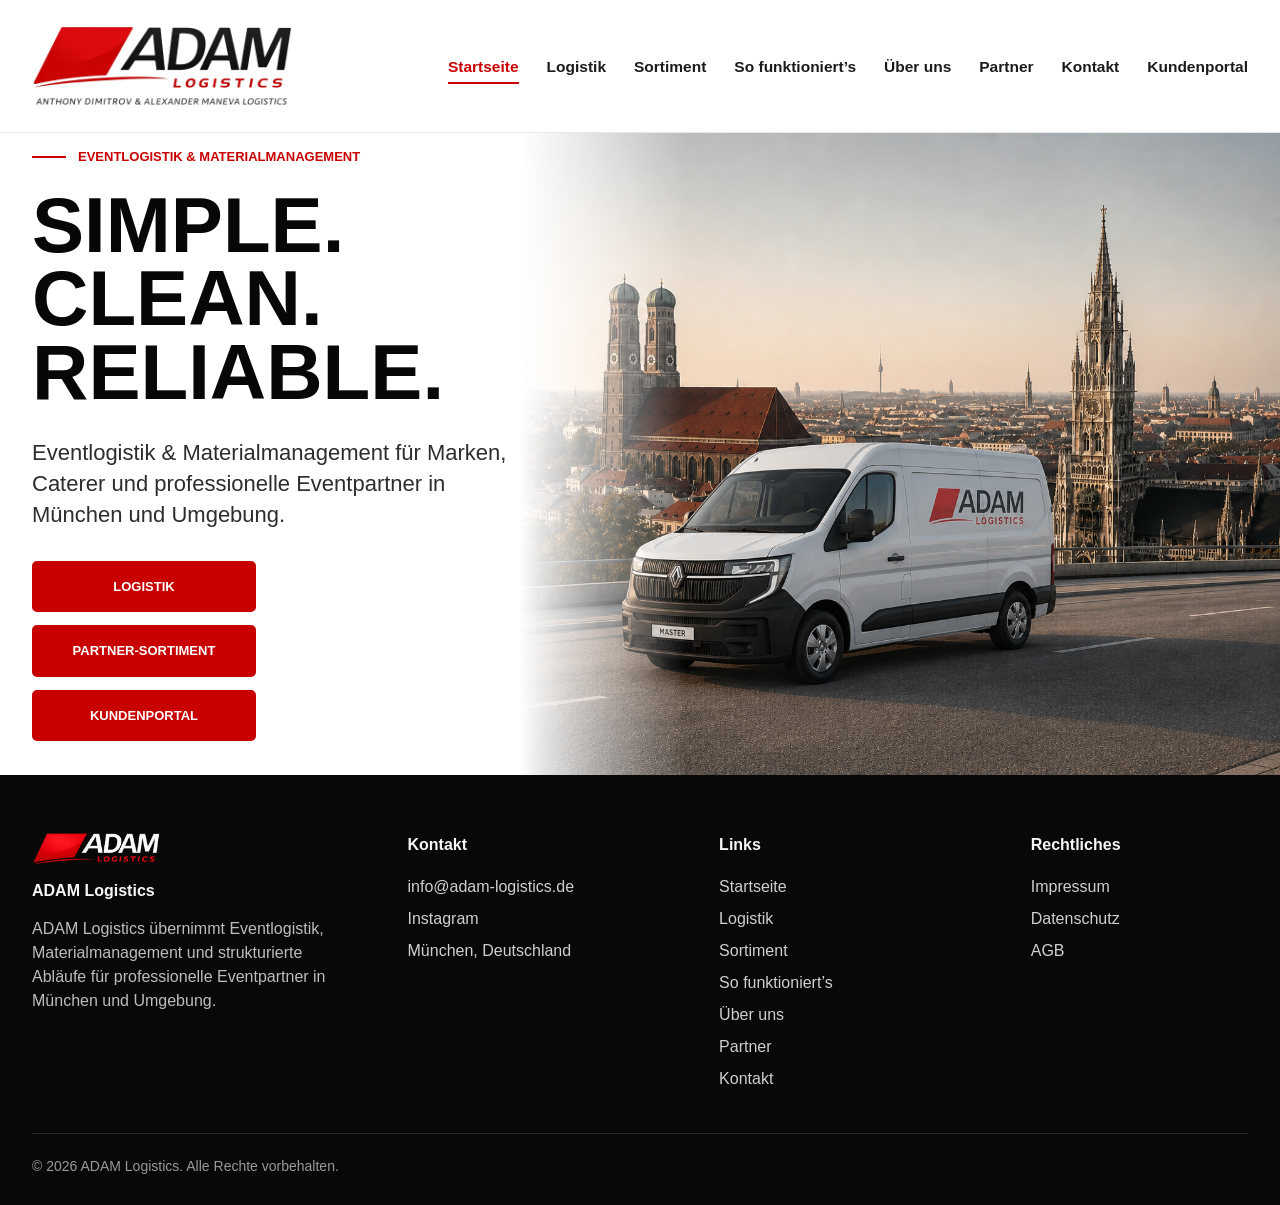
<file: index.html>
﻿<!DOCTYPE html>
<html lang="de">
<head>
    <meta charset="UTF-8">
    <meta name="viewport" content="width=device-width, initial-scale=1.0">
    <meta name="description" content="ADAM Logistics &uuml;bernimmt Eventlogistik, Materialmanagement und strukturierte Abl&auml;ufe f&uuml;r Marken, Caterer, Eventagenturen und professionelle Partner in M&uuml;nchen.">
    <title>ADAM Logistics | Eventlogistik &amp; Materialmanagement M&uuml;nchen</title>
    <link rel="icon" type="image/png" href="assets/favicon.png">
    <link rel="shortcut icon" href="assets/favicon.png">
    <link rel="stylesheet" href="css/style.css">
</head>
<body>
    <header class="site-header">
        <div class="header-inner">
            <a class="logo-link" href="index.html" aria-label="ADAM Logistics Startseite">
                <img class="site-logo" src="assets/ADAM_logo_black.png" alt="ADAM Logistics Logo" data-fallback="ADAM Logistics">
                <span class="logo-fallback" aria-hidden="true">ADAM Logistics</span>
            </a>

            <button class="nav-toggle" type="button" aria-controls="primary-navigation" aria-expanded="false" aria-label="Navigation öffnen">
                <span></span>
                <span></span>
                <span></span>
            </button>

            <nav class="main-nav" id="primary-navigation" aria-label="Hauptnavigation">
                <a class="nav-link active" href="index.html" aria-current="page">Startseite</a>
                <a class="nav-link" href="logistik.html">Logistik</a>
                <a class="nav-link" href="verleih.html">Sortiment</a>
                <a class="nav-link" href="so-funktionierts.html">So funktioniert’s</a>
                <a class="nav-link" href="ueber-uns.html">Über uns</a>
                <a class="nav-link" href="partner.html">Partner</a>
                <a class="nav-link" href="kontakt.html">Kontakt</a>
                <a class="nav-link" href="https://portal.adam-logistics.de/kundenportal/anmelden/">Kundenportal</a>
            </nav>
        </div>
    </header>

    <main>
        <section class="hero" aria-labelledby="hero-title">
            <div class="hero-content">
                <p class="eyebrow">EVENTLOGISTIK &amp; MATERIALMANAGEMENT</p>
                <h1 id="hero-title">SIMPLE.<br>CLEAN.<br>RELIABLE.</h1>
                <p class="hero-copy">
                    Eventlogistik &amp; Materialmanagement f&uuml;r Marken,<br>Caterer und professionelle Eventpartner in M&uuml;nchen und Umgebung.
                </p>
                <div class="hero-actions" aria-label="Leistungen und Kundenportal">
                    <a class="btn btn-primary" href="logistik.html">LOGISTIK</a>
                    <a class="btn btn-primary" href="verleih.html">PARTNER-SORTIMENT</a>
                    <a class="btn btn-primary" href="https://portal.adam-logistics.de/kundenportal/anmelden/">KUNDENPORTAL</a>
                </div>
            </div>

            <div class="hero-visual" aria-label="ADAM Logistics Transporter">
                <img class="van-image" src="assets/Hero_Van_BG_Munich.png" alt="Weißer Renault Master Transporter mit München-Hintergrund">
            </div>
        </section>
    </main>

    <footer class="site-footer">
        <div class="footer-inner">
            <div class="footer-brand">
                <img class="footer-logo" src="assets/ADAM_logo_white_NN.png" alt="ADAM Logistics Logo" data-fallback="ADAM Logistics">
                <h2>ADAM Logistics</h2>
                <p>ADAM Logistics &uuml;bernimmt Eventlogistik, Materialmanagement und strukturierte Abl&auml;ufe f&uuml;r professionelle Eventpartner in M&uuml;nchen und Umgebung.</p>
            </div>

            <div class="footer-column">
                <h2>Kontakt</h2>
                <address>
                    <a href="mailto:info@adam-logistics.de">info@adam-logistics.de</a>
                    <a href="https://www.instagram.com/adamlogisticsde/" target="_blank" rel="noopener noreferrer">Instagram</a>
                    <span>M&uuml;nchen, Deutschland</span>
                </address>
            </div>

            <div class="footer-column">
                <h2>Links</h2>
                <nav aria-label="Footer Navigation">
                    <a href="index.html">Startseite</a>
                    <a href="logistik.html">Logistik</a>
                    <a href="verleih.html">Sortiment</a>
                    <a href="so-funktionierts.html">So funktioniert’s</a>
                    <a href="ueber-uns.html">Über uns</a>
                    <a href="partner.html">Partner</a>
                    <a href="kontakt.html">Kontakt</a>
                </nav>
            </div>

            <div class="footer-column">
                <h2>Rechtliches</h2>
                <nav aria-label="Rechtliche Links">
                    <a href="impressum.html">Impressum</a>
                    <a href="datenschutz.html">Datenschutz</a>
                    <a href="agb.html">AGB</a>
                </nav>
            </div>
        </div>
        <p class="copyright">© 2026 ADAM Logistics. Alle Rechte vorbehalten.</p>
    </footer>

    <script src="js/main.js"></script>
</body>
</html>
</file>
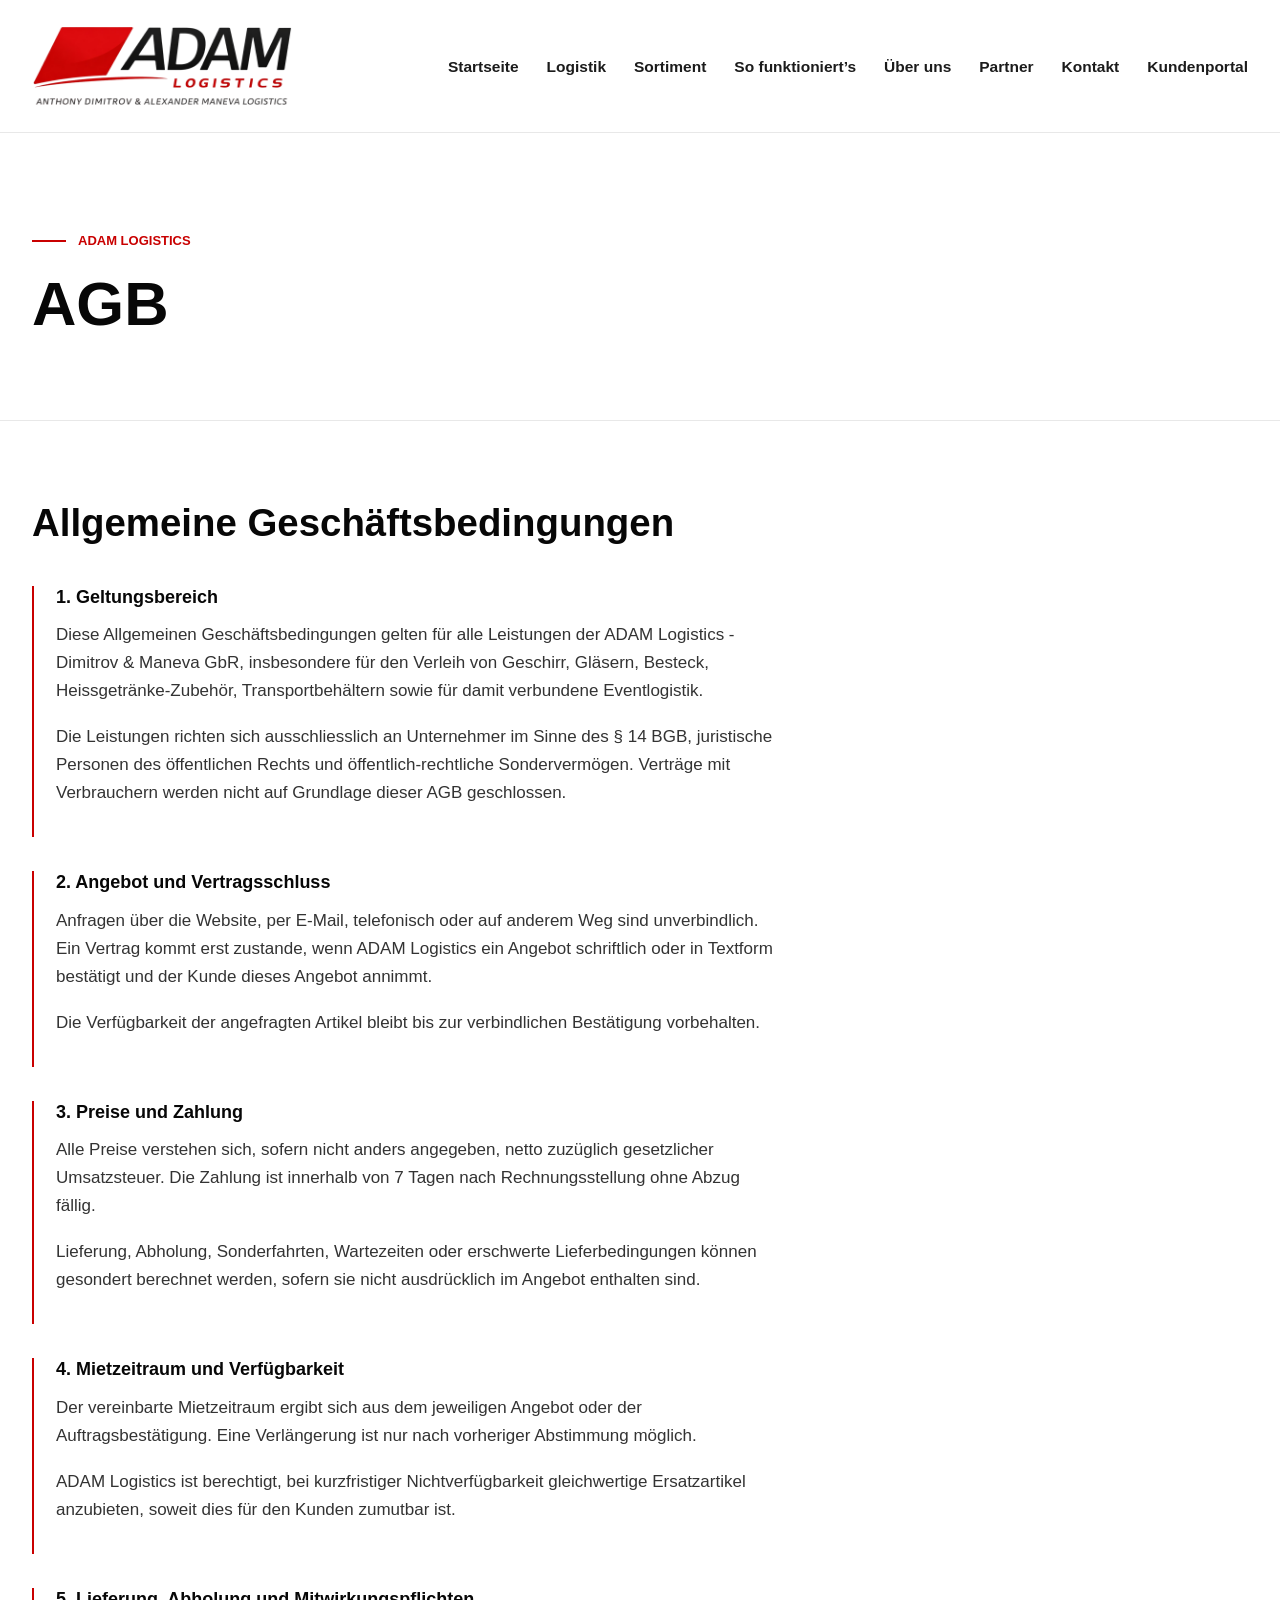
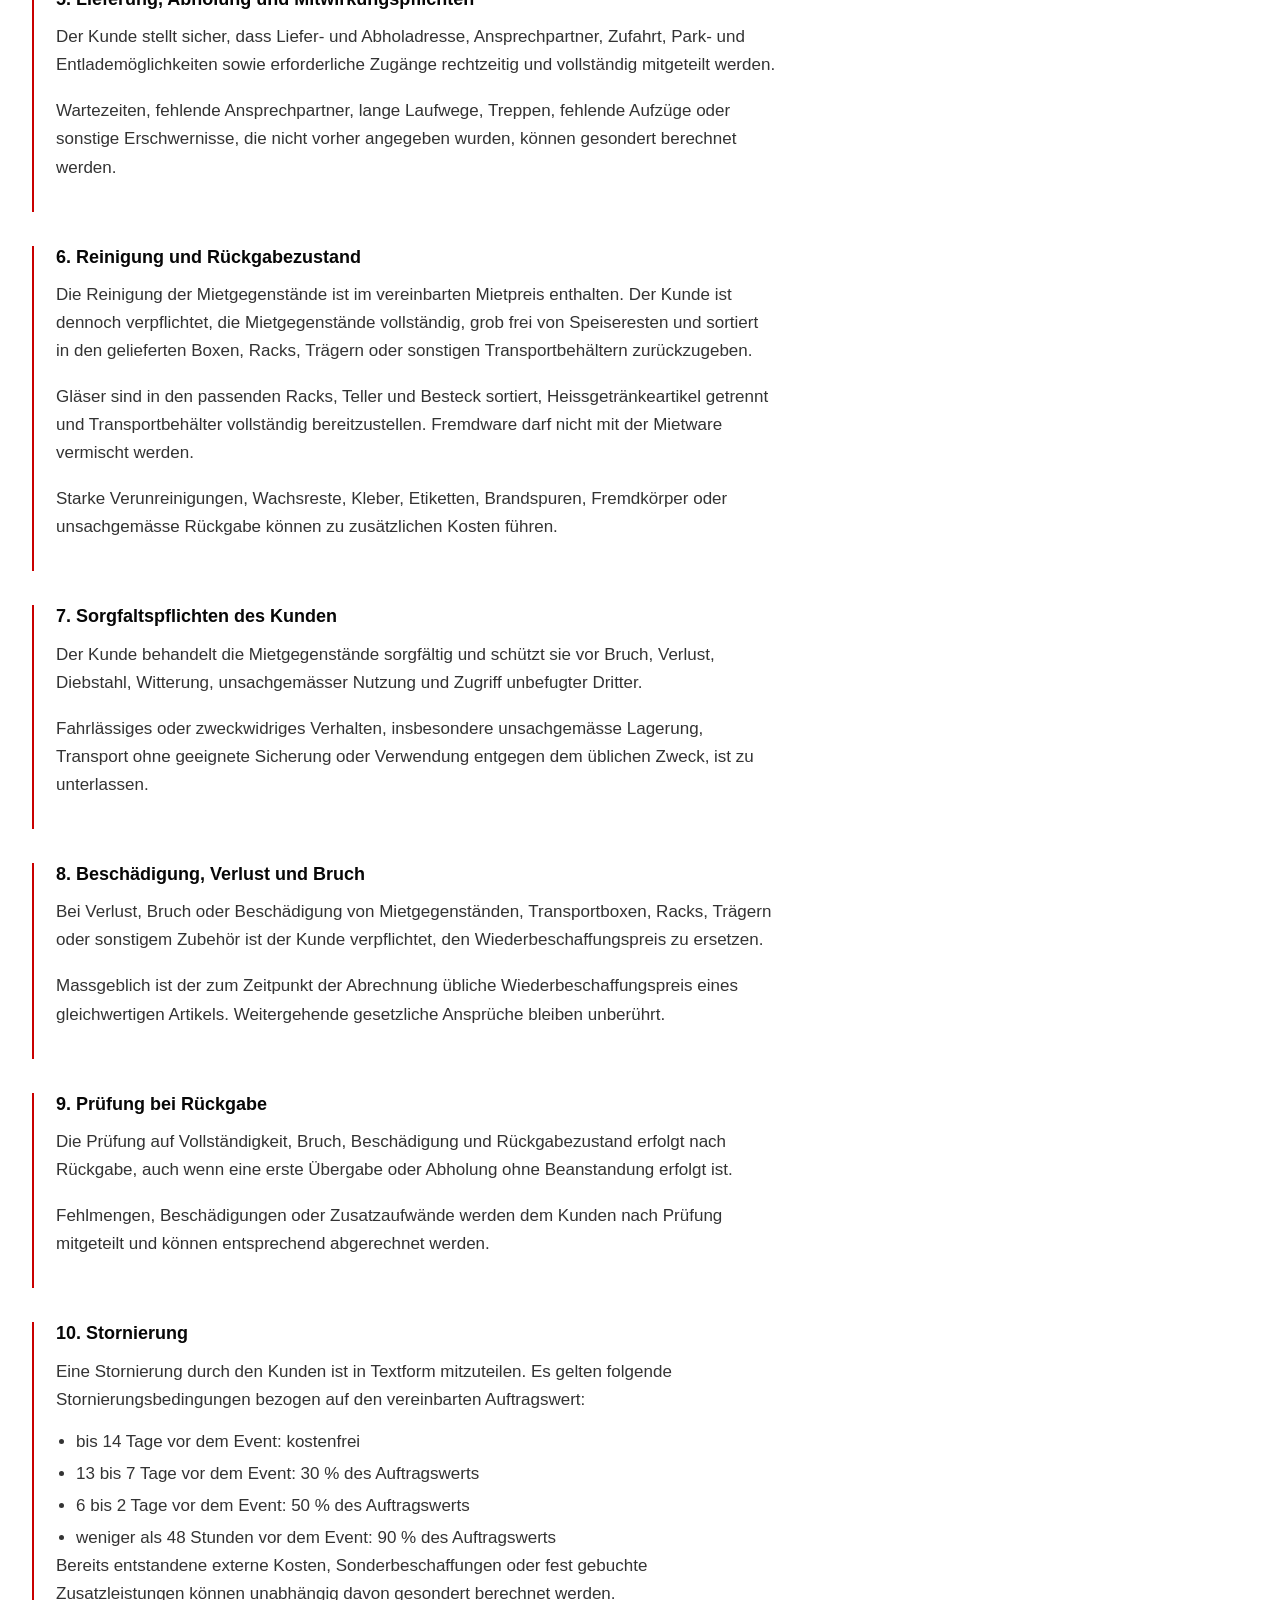
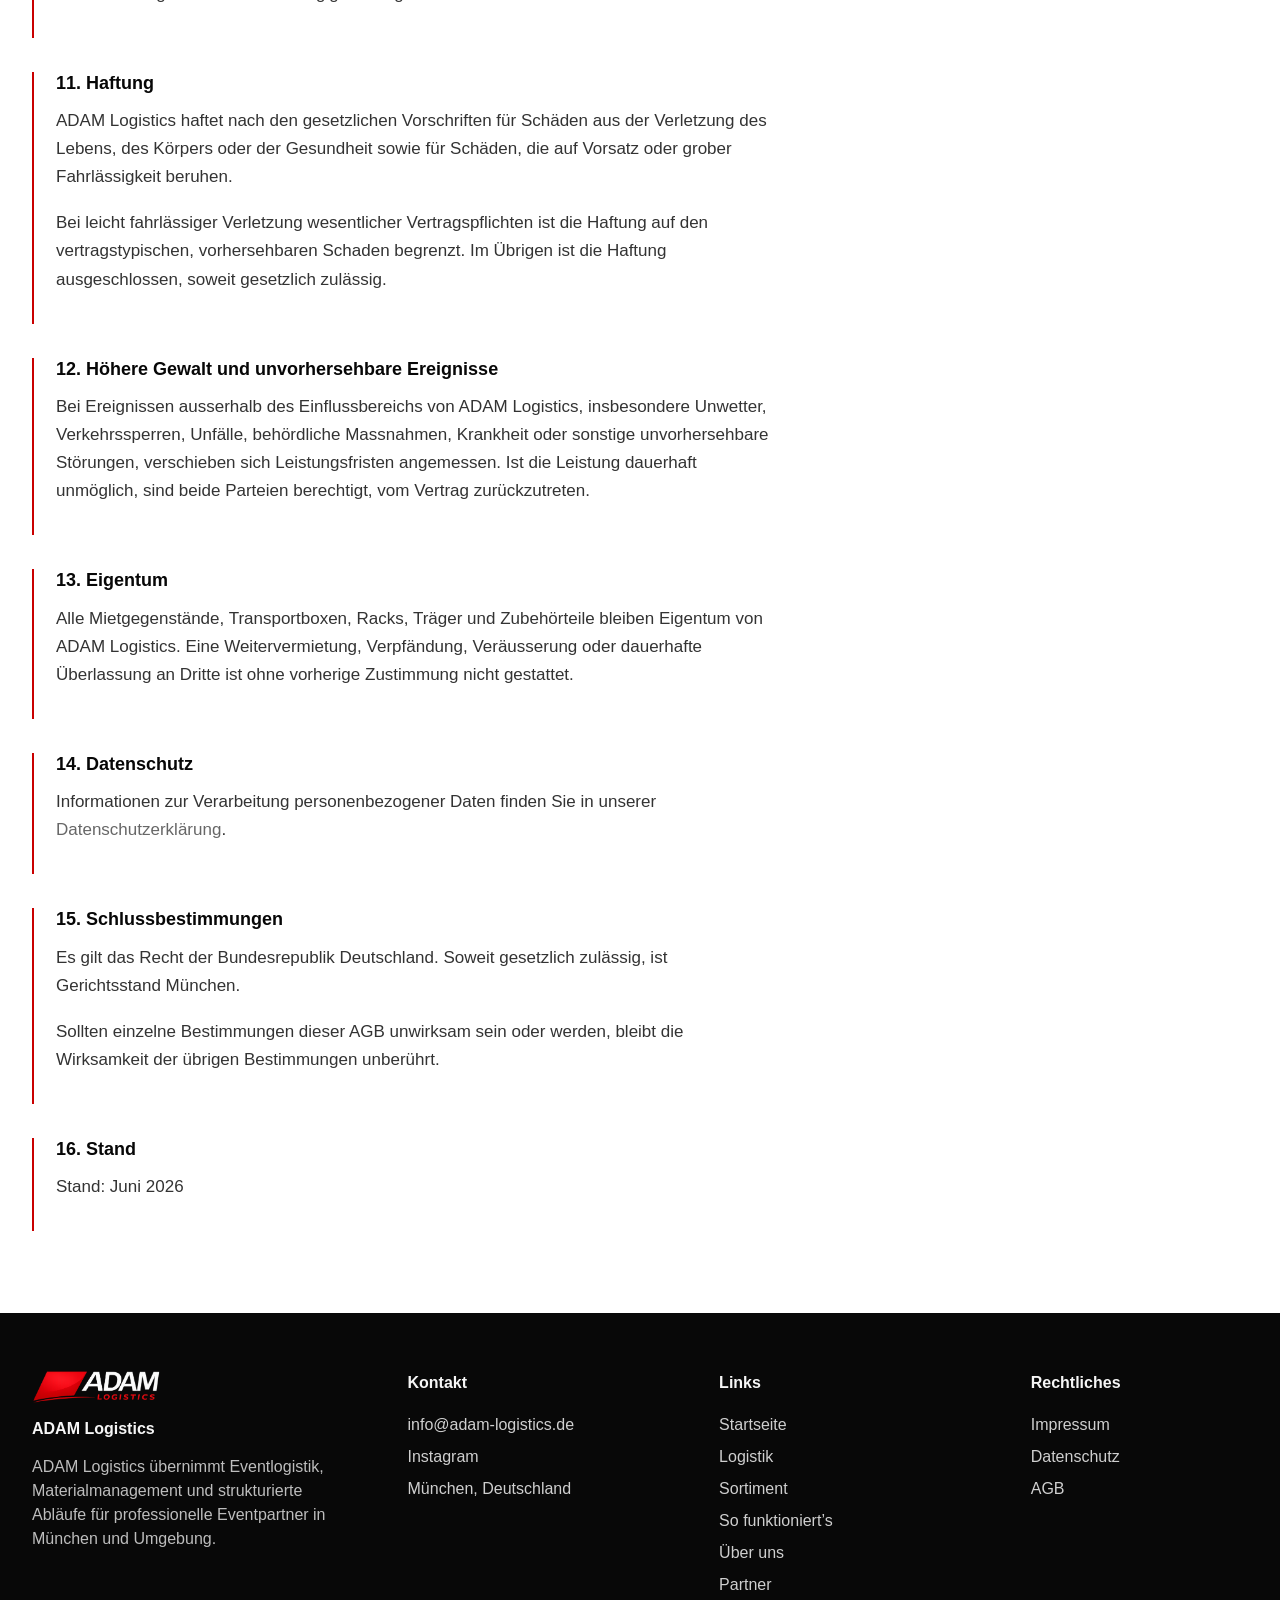
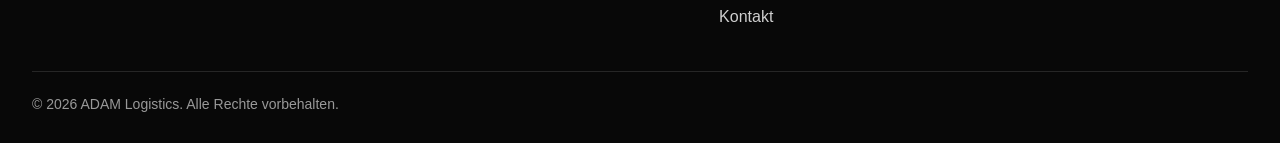
<file: agb.html>
<!DOCTYPE html>
<html lang="de">
<head>
    <meta charset="UTF-8">
    <meta name="viewport" content="width=device-width, initial-scale=1.0">
    <meta name="description" content="Allgemeine Gesch&auml;ftsbedingungen von ADAM Logistics - Dimitrov &amp; Maneva GbR.">
    <title>AGB | ADAM Logistics</title>
    <link rel="icon" type="image/png" href="assets/favicon.png">
    <link rel="shortcut icon" href="assets/favicon.png">
    <link rel="stylesheet" href="css/style.css">
</head>
<body>
    <header class="site-header">
        <div class="header-inner">
            <a class="logo-link" href="index.html" aria-label="ADAM Logistics Startseite">
                <img class="site-logo" src="assets/ADAM_logo_black.png" alt="ADAM Logistics Logo" data-fallback="ADAM Logistics">
                <span class="logo-fallback" aria-hidden="true">ADAM Logistics</span>
            </a>

            <button class="nav-toggle" type="button" aria-controls="primary-navigation" aria-expanded="false" aria-label="Navigation öffnen">
                <span></span>
                <span></span>
                <span></span>
            </button>

            <nav class="main-nav" id="primary-navigation" aria-label="Hauptnavigation">
                <a class="nav-link" href="index.html">Startseite</a>
                <a class="nav-link" href="logistik.html">Logistik</a>
                <a class="nav-link" href="verleih.html">Sortiment</a>
                <a class="nav-link" href="so-funktionierts.html">So funktioniert&rsquo;s</a>
                <a class="nav-link" href="ueber-uns.html">&Uuml;ber uns</a>
                <a class="nav-link" href="partner.html">Partner</a>
                <a class="nav-link" href="kontakt.html">Kontakt</a>
                <a class="nav-link" href="https://portal.adam-logistics.de/kundenportal/anmelden/">Kundenportal</a>
            </nav>
        </div>
    </header>

    <main>
        <section class="page-hero" aria-labelledby="page-title">
            <div class="page-hero-inner">
                <p class="eyebrow">ADAM LOGISTICS</p>
                <h1 id="page-title">AGB</h1>
            </div>
        </section>

        <section class="content-section" aria-labelledby="terms-title">
            <div class="section-inner">
                <div class="legal-content">
                    <h2 id="terms-title">Allgemeine Gesch&auml;ftsbedingungen</h2>

                    <section class="legal-block" aria-labelledby="scope-title">
                        <h3 id="scope-title">1. Geltungsbereich</h3>
                        <p>Diese Allgemeinen Gesch&auml;ftsbedingungen gelten f&uuml;r alle Leistungen der ADAM Logistics - Dimitrov &amp; Maneva GbR, insbesondere f&uuml;r den Verleih von Geschirr, Gl&auml;sern, Besteck, Heissgetr&auml;nke-Zubeh&ouml;r, Transportbeh&auml;ltern sowie f&uuml;r damit verbundene Eventlogistik.</p>
                        <p>Die Leistungen richten sich ausschliesslich an Unternehmer im Sinne des &sect; 14 BGB, juristische Personen des &ouml;ffentlichen Rechts und &ouml;ffentlich-rechtliche Sonderverm&ouml;gen. Vertr&auml;ge mit Verbrauchern werden nicht auf Grundlage dieser AGB geschlossen.</p>
                    </section>

                    <section class="legal-block" aria-labelledby="contract-title">
                        <h3 id="contract-title">2. Angebot und Vertragsschluss</h3>
                        <p>Anfragen &uuml;ber die Website, per E-Mail, telefonisch oder auf anderem Weg sind unverbindlich. Ein Vertrag kommt erst zustande, wenn ADAM Logistics ein Angebot schriftlich oder in Textform best&auml;tigt und der Kunde dieses Angebot annimmt.</p>
                        <p>Die Verf&uuml;gbarkeit der angefragten Artikel bleibt bis zur verbindlichen Best&auml;tigung vorbehalten.</p>
                    </section>

                    <section class="legal-block" aria-labelledby="prices-title">
                        <h3 id="prices-title">3. Preise und Zahlung</h3>
                        <p>Alle Preise verstehen sich, sofern nicht anders angegeben, netto zuz&uuml;glich gesetzlicher Umsatzsteuer. Die Zahlung ist innerhalb von 7 Tagen nach Rechnungsstellung ohne Abzug f&auml;llig.</p>
                        <p>Lieferung, Abholung, Sonderfahrten, Wartezeiten oder erschwerte Lieferbedingungen k&ouml;nnen gesondert berechnet werden, sofern sie nicht ausdr&uuml;cklich im Angebot enthalten sind.</p>
                    </section>

                    <section class="legal-block" aria-labelledby="rental-title">
                        <h3 id="rental-title">4. Mietzeitraum und Verf&uuml;gbarkeit</h3>
                        <p>Der vereinbarte Mietzeitraum ergibt sich aus dem jeweiligen Angebot oder der Auftragsbest&auml;tigung. Eine Verl&auml;ngerung ist nur nach vorheriger Abstimmung m&ouml;glich.</p>
                        <p>ADAM Logistics ist berechtigt, bei kurzfristiger Nichtverf&uuml;gbarkeit gleichwertige Ersatzartikel anzubieten, soweit dies f&uuml;r den Kunden zumutbar ist.</p>
                    </section>

                    <section class="legal-block" aria-labelledby="delivery-title">
                        <h3 id="delivery-title">5. Lieferung, Abholung und Mitwirkungspflichten</h3>
                        <p>Der Kunde stellt sicher, dass Liefer- und Abholadresse, Ansprechpartner, Zufahrt, Park- und Entladem&ouml;glichkeiten sowie erforderliche Zug&auml;nge rechtzeitig und vollst&auml;ndig mitgeteilt werden.</p>
                        <p>Wartezeiten, fehlende Ansprechpartner, lange Laufwege, Treppen, fehlende Aufz&uuml;ge oder sonstige Erschwernisse, die nicht vorher angegeben wurden, k&ouml;nnen gesondert berechnet werden.</p>
                    </section>

                    <section class="legal-block" aria-labelledby="cleaning-title">
                        <h3 id="cleaning-title">6. Reinigung und R&uuml;ckgabezustand</h3>
                        <p>Die Reinigung der Mietgegenst&auml;nde ist im vereinbarten Mietpreis enthalten. Der Kunde ist dennoch verpflichtet, die Mietgegenst&auml;nde vollst&auml;ndig, grob frei von Speiseresten und sortiert in den gelieferten Boxen, Racks, Tr&auml;gern oder sonstigen Transportbeh&auml;ltern zur&uuml;ckzugeben.</p>
                        <p>Gl&auml;ser sind in den passenden Racks, Teller und Besteck sortiert, Heissgetr&auml;nkeartikel getrennt und Transportbeh&auml;lter vollst&auml;ndig bereitzustellen. Fremdware darf nicht mit der Mietware vermischt werden.</p>
                        <p>Starke Verunreinigungen, Wachsreste, Kleber, Etiketten, Brandspuren, Fremdk&ouml;rper oder unsachgem&auml;sse R&uuml;ckgabe k&ouml;nnen zu zus&auml;tzlichen Kosten f&uuml;hren.</p>
                    </section>

                    <section class="legal-block" aria-labelledby="care-title">
                        <h3 id="care-title">7. Sorgfaltspflichten des Kunden</h3>
                        <p>Der Kunde behandelt die Mietgegenst&auml;nde sorgf&auml;ltig und sch&uuml;tzt sie vor Bruch, Verlust, Diebstahl, Witterung, unsachgem&auml;sser Nutzung und Zugriff unbefugter Dritter.</p>
                        <p>Fahrl&auml;ssiges oder zweckwidriges Verhalten, insbesondere unsachgem&auml;sse Lagerung, Transport ohne geeignete Sicherung oder Verwendung entgegen dem &uuml;blichen Zweck, ist zu unterlassen.</p>
                    </section>

                    <section class="legal-block" aria-labelledby="damage-title">
                        <h3 id="damage-title">8. Besch&auml;digung, Verlust und Bruch</h3>
                        <p>Bei Verlust, Bruch oder Besch&auml;digung von Mietgegenst&auml;nden, Transportboxen, Racks, Tr&auml;gern oder sonstigem Zubeh&ouml;r ist der Kunde verpflichtet, den Wiederbeschaffungspreis zu ersetzen.</p>
                        <p>Massgeblich ist der zum Zeitpunkt der Abrechnung &uuml;bliche Wiederbeschaffungspreis eines gleichwertigen Artikels. Weitergehende gesetzliche Anspr&uuml;che bleiben unber&uuml;hrt.</p>
                    </section>

                    <section class="legal-block" aria-labelledby="inspection-title">
                        <h3 id="inspection-title">9. Pr&uuml;fung bei R&uuml;ckgabe</h3>
                        <p>Die Pr&uuml;fung auf Vollst&auml;ndigkeit, Bruch, Besch&auml;digung und R&uuml;ckgabezustand erfolgt nach R&uuml;ckgabe, auch wenn eine erste &Uuml;bergabe oder Abholung ohne Beanstandung erfolgt ist.</p>
                        <p>Fehlmengen, Besch&auml;digungen oder Zusatzaufw&auml;nde werden dem Kunden nach Pr&uuml;fung mitgeteilt und k&ouml;nnen entsprechend abgerechnet werden.</p>
                    </section>

                    <section class="legal-block" aria-labelledby="cancellation-title">
                        <h3 id="cancellation-title">10. Stornierung</h3>
                        <p>Eine Stornierung durch den Kunden ist in Textform mitzuteilen. Es gelten folgende Stornierungsbedingungen bezogen auf den vereinbarten Auftragswert:</p>
                        <ul>
                            <li>bis 14 Tage vor dem Event: kostenfrei</li>
                            <li>13 bis 7 Tage vor dem Event: 30 % des Auftragswerts</li>
                            <li>6 bis 2 Tage vor dem Event: 50 % des Auftragswerts</li>
                            <li>weniger als 48 Stunden vor dem Event: 90 % des Auftragswerts</li>
                        </ul>
                        <p>Bereits entstandene externe Kosten, Sonderbeschaffungen oder fest gebuchte Zusatzleistungen k&ouml;nnen unabh&auml;ngig davon gesondert berechnet werden.</p>
                    </section>

                    <section class="legal-block" aria-labelledby="liability-title">
                        <h3 id="liability-title">11. Haftung</h3>
                        <p>ADAM Logistics haftet nach den gesetzlichen Vorschriften f&uuml;r Sch&auml;den aus der Verletzung des Lebens, des K&ouml;rpers oder der Gesundheit sowie f&uuml;r Sch&auml;den, die auf Vorsatz oder grober Fahrl&auml;ssigkeit beruhen.</p>
                        <p>Bei leicht fahrl&auml;ssiger Verletzung wesentlicher Vertragspflichten ist die Haftung auf den vertragstypischen, vorhersehbaren Schaden begrenzt. Im &Uuml;brigen ist die Haftung ausgeschlossen, soweit gesetzlich zul&auml;ssig.</p>
                    </section>

                    <section class="legal-block" aria-labelledby="force-title">
                        <h3 id="force-title">12. H&ouml;here Gewalt und unvorhersehbare Ereignisse</h3>
                        <p>Bei Ereignissen ausserhalb des Einflussbereichs von ADAM Logistics, insbesondere Unwetter, Verkehrssperren, Unf&auml;lle, beh&ouml;rdliche Massnahmen, Krankheit oder sonstige unvorhersehbare St&ouml;rungen, verschieben sich Leistungsfristen angemessen. Ist die Leistung dauerhaft unm&ouml;glich, sind beide Parteien berechtigt, vom Vertrag zur&uuml;ckzutreten.</p>
                    </section>

                    <section class="legal-block" aria-labelledby="ownership-title">
                        <h3 id="ownership-title">13. Eigentum</h3>
                        <p>Alle Mietgegenst&auml;nde, Transportboxen, Racks, Tr&auml;ger und Zubeh&ouml;rteile bleiben Eigentum von ADAM Logistics. Eine Weitervermietung, Verpf&auml;ndung, Ver&auml;usserung oder dauerhafte &Uuml;berlassung an Dritte ist ohne vorherige Zustimmung nicht gestattet.</p>
                    </section>

                    <section class="legal-block" aria-labelledby="privacy-ref-title">
                        <h3 id="privacy-ref-title">14. Datenschutz</h3>
                        <p>Informationen zur Verarbeitung personenbezogener Daten finden Sie in unserer <a href="datenschutz.html">Datenschutzerkl&auml;rung</a>.</p>
                    </section>

                    <section class="legal-block" aria-labelledby="final-title">
                        <h3 id="final-title">15. Schlussbestimmungen</h3>
                        <p>Es gilt das Recht der Bundesrepublik Deutschland. Soweit gesetzlich zul&auml;ssig, ist Gerichtsstand M&uuml;nchen.</p>
                        <p>Sollten einzelne Bestimmungen dieser AGB unwirksam sein oder werden, bleibt die Wirksamkeit der &uuml;brigen Bestimmungen unber&uuml;hrt.</p>
                    </section>

                    <section class="legal-block" aria-labelledby="status-title">
                        <h3 id="status-title">16. Stand</h3>
                        <p>Stand: Juni 2026</p>
                    </section>
                </div>
            </div>
        </section>
    </main>

    <footer class="site-footer">
        <div class="footer-inner">
            <div class="footer-brand">
                <img class="footer-logo" src="assets/ADAM_logo_white_NN.png" alt="ADAM Logistics Logo" data-fallback="ADAM Logistics">
                <h2>ADAM Logistics</h2>
                <p>ADAM Logistics &uuml;bernimmt Eventlogistik, Materialmanagement und strukturierte Abl&auml;ufe f&uuml;r professionelle Eventpartner in M&uuml;nchen und Umgebung.</p>
            </div>

            <div class="footer-column">
                <h2>Kontakt</h2>
                <address>
                    <a href="mailto:info@adam-logistics.de">info@adam-logistics.de</a>
                    <a href="https://www.instagram.com/adamlogisticsde/" target="_blank" rel="noopener noreferrer">Instagram</a>
                    <span>M&uuml;nchen, Deutschland</span>
                </address>
            </div>

            <div class="footer-column">
                <h2>Links</h2>
                <nav aria-label="Footer Navigation">
                    <a href="index.html">Startseite</a>
                    <a href="logistik.html">Logistik</a>
                    <a href="verleih.html">Sortiment</a>
                    <a href="so-funktionierts.html">So funktioniert&rsquo;s</a>
                    <a href="ueber-uns.html">&Uuml;ber uns</a>
                    <a href="partner.html">Partner</a>
                    <a href="kontakt.html">Kontakt</a>
                </nav>
            </div>

            <div class="footer-column">
                <h2>Rechtliches</h2>
                <nav aria-label="Rechtliche Links">
                    <a href="impressum.html">Impressum</a>
                    <a href="datenschutz.html">Datenschutz</a>
                    <a href="agb.html">AGB</a>
                </nav>
            </div>
        </div>
        <p class="copyright">&copy; 2026 ADAM Logistics. Alle Rechte vorbehalten.</p>
    </footer>

    <script src="js/main.js"></script>
</body>
</html>
</file>
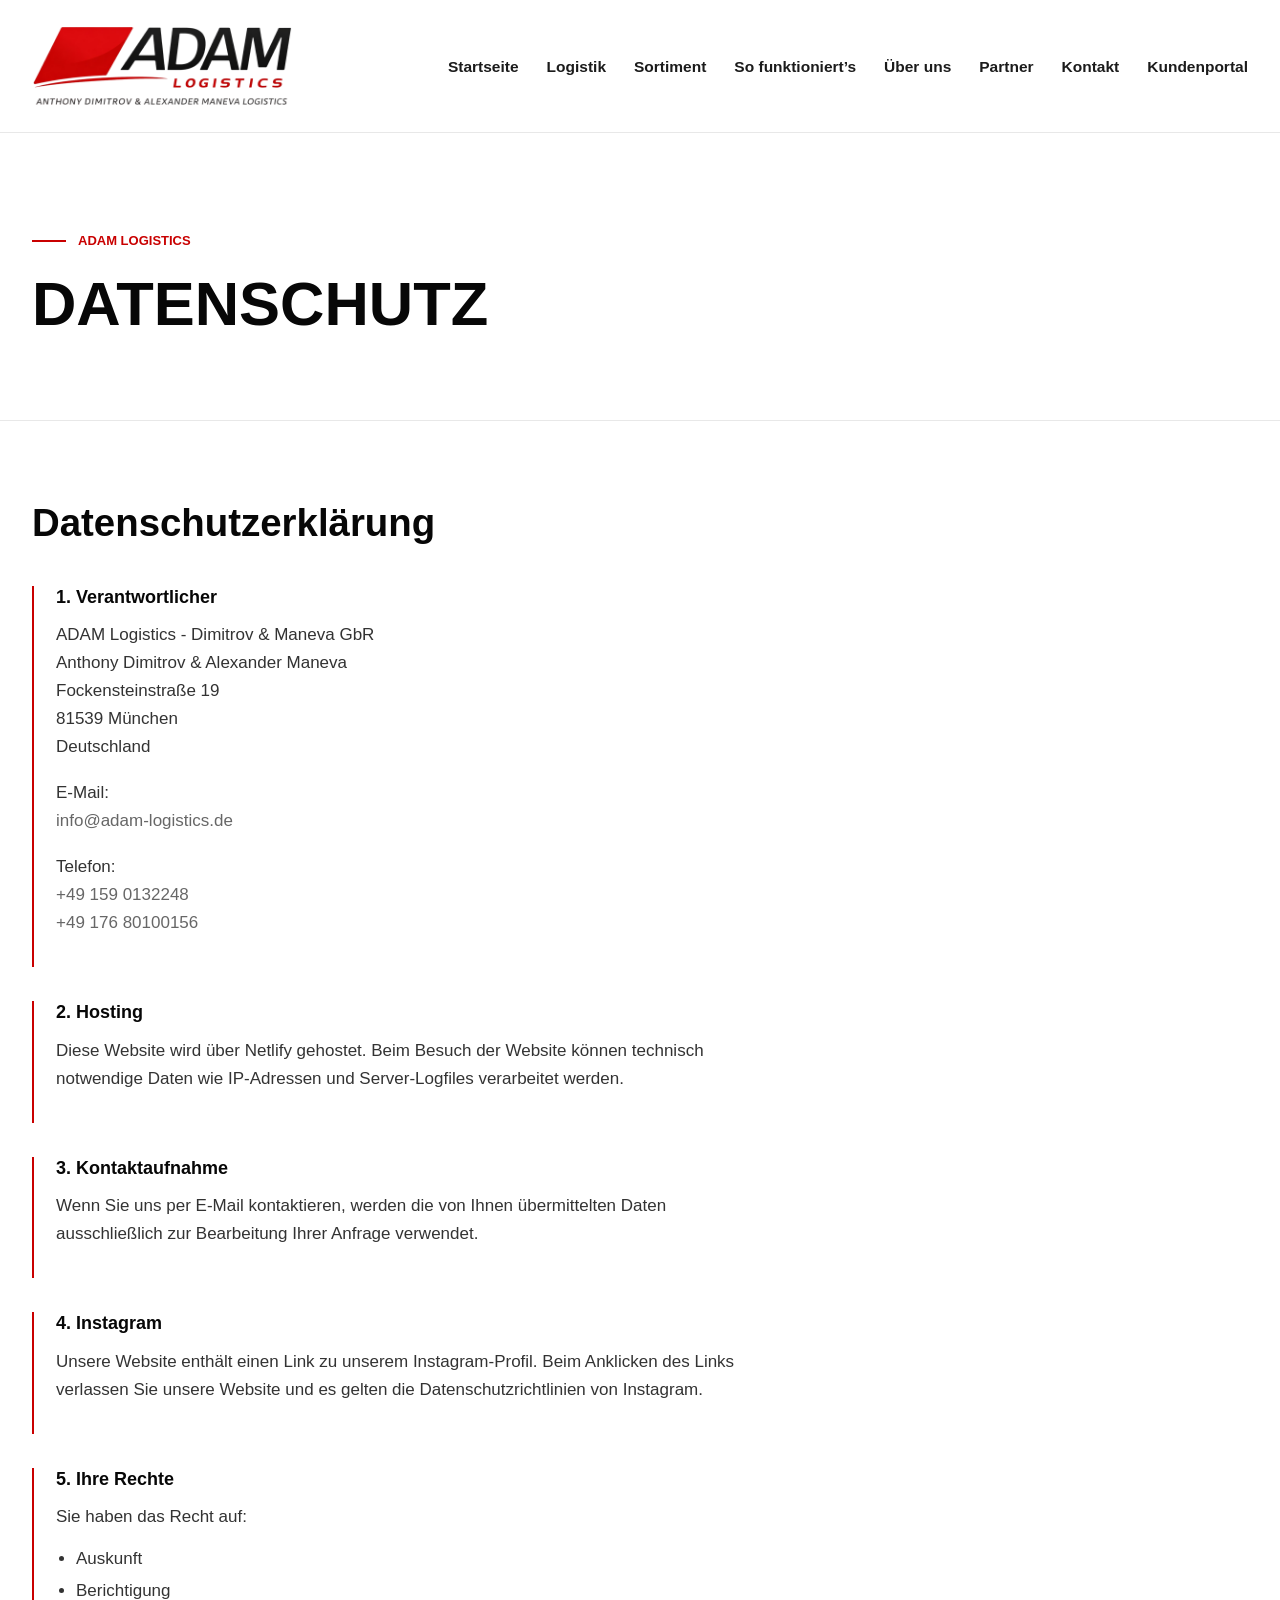
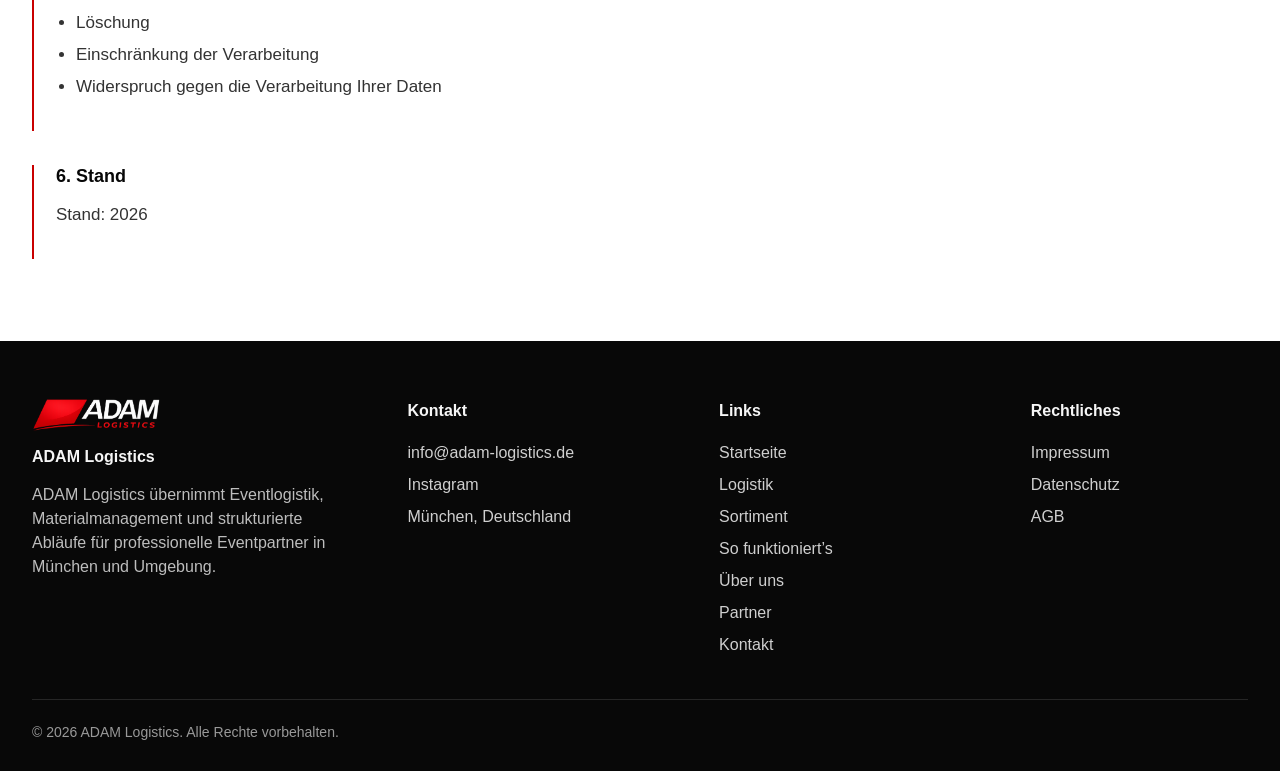
<file: datenschutz.html>
﻿<!DOCTYPE html>
<html lang="de">
<head>
    <meta charset="UTF-8">
    <meta name="viewport" content="width=device-width, initial-scale=1.0">
    <meta name="description" content="Datenschutzerkl&auml;rung von ADAM Logistics - Dimitrov &amp; Maneva GbR.">
    <title>Datenschutz | ADAM Logistics</title>
    <link rel="icon" type="image/png" href="assets/favicon.png">
    <link rel="shortcut icon" href="assets/favicon.png">
    <link rel="stylesheet" href="css/style.css">
</head>
<body>
    <header class="site-header">
        <div class="header-inner">
            <a class="logo-link" href="index.html" aria-label="ADAM Logistics Startseite">
                <img class="site-logo" src="assets/ADAM_logo_black.png" alt="ADAM Logistics Logo" data-fallback="ADAM Logistics">
                <span class="logo-fallback" aria-hidden="true">ADAM Logistics</span>
            </a>

            <button class="nav-toggle" type="button" aria-controls="primary-navigation" aria-expanded="false" aria-label="Navigation öffnen">
                <span></span>
                <span></span>
                <span></span>
            </button>

            <nav class="main-nav" id="primary-navigation" aria-label="Hauptnavigation">
                <a class="nav-link" href="index.html">Startseite</a>
                <a class="nav-link" href="logistik.html">Logistik</a>
                <a class="nav-link" href="verleih.html">Sortiment</a>
                <a class="nav-link" href="so-funktionierts.html">So funktioniert&rsquo;s</a>
                <a class="nav-link" href="ueber-uns.html">&Uuml;ber uns</a>
                <a class="nav-link" href="partner.html">Partner</a>
                <a class="nav-link" href="kontakt.html">Kontakt</a>
                <a class="nav-link" href="https://portal.adam-logistics.de/kundenportal/anmelden/">Kundenportal</a>
            </nav>
        </div>
    </header>

    <main>
        <section class="page-hero" aria-labelledby="page-title">
            <div class="page-hero-inner">
                <p class="eyebrow">ADAM LOGISTICS</p>
                <h1 id="page-title">DATENSCHUTZ</h1>
            </div>
        </section>

        <section class="content-section" aria-labelledby="privacy-title">
            <div class="section-inner">
                <div class="legal-content">
                    <h2 id="privacy-title">Datenschutzerkl&auml;rung</h2>

                    <section class="legal-block" aria-labelledby="controller-title">
                        <h3 id="controller-title">1. Verantwortlicher</h3>
                        <p>ADAM Logistics - Dimitrov &amp; Maneva GbR<br>Anthony Dimitrov &amp; Alexander Maneva<br>Fockensteinstra&szlig;e 19<br>81539 M&uuml;nchen<br>Deutschland</p>
                        <p>E-Mail:<br><a href="mailto:info@adam-logistics.de">info@adam-logistics.de</a></p>
                        <p>Telefon:<br><a href="tel:+491590132248">+49 159 0132248</a><br><a href="tel:+4917680100156">+49 176 80100156</a></p>
                    </section>

                    <section class="legal-block" aria-labelledby="hosting-title">
                        <h3 id="hosting-title">2. Hosting</h3>
                        <p>Diese Website wird &uuml;ber Netlify gehostet. Beim Besuch der Website k&ouml;nnen technisch notwendige Daten wie IP-Adressen und Server-Logfiles verarbeitet werden.</p>
                    </section>

                    <section class="legal-block" aria-labelledby="contact-privacy-title">
                        <h3 id="contact-privacy-title">3. Kontaktaufnahme</h3>
                        <p>Wenn Sie uns per E-Mail kontaktieren, werden die von Ihnen &uuml;bermittelten Daten ausschlie&szlig;lich zur Bearbeitung Ihrer Anfrage verwendet.</p>
                    </section>

                    <section class="legal-block" aria-labelledby="instagram-title">
                        <h3 id="instagram-title">4. Instagram</h3>
                        <p>Unsere Website enth&auml;lt einen Link zu unserem Instagram-Profil. Beim Anklicken des Links verlassen Sie unsere Website und es gelten die Datenschutzrichtlinien von Instagram.</p>
                    </section>

                    <section class="legal-block" aria-labelledby="rights-title">
                        <h3 id="rights-title">5. Ihre Rechte</h3>
                        <p>Sie haben das Recht auf:</p>
                        <ul>
                            <li>Auskunft</li>
                            <li>Berichtigung</li>
                            <li>L&ouml;schung</li>
                            <li>Einschr&auml;nkung der Verarbeitung</li>
                            <li>Widerspruch gegen die Verarbeitung Ihrer Daten</li>
                        </ul>
                    </section>

                    <section class="legal-block" aria-labelledby="status-title">
                        <h3 id="status-title">6. Stand</h3>
                        <p>Stand: 2026</p>
                    </section>
                </div>
            </div>
        </section>
    </main>

    <footer class="site-footer">
        <div class="footer-inner">
            <div class="footer-brand">
                <img class="footer-logo" src="assets/ADAM_logo_white_NN.png" alt="ADAM Logistics Logo" data-fallback="ADAM Logistics">
                <h2>ADAM Logistics</h2>
                <p>ADAM Logistics &uuml;bernimmt Eventlogistik, Materialmanagement und strukturierte Abl&auml;ufe f&uuml;r professionelle Eventpartner in M&uuml;nchen und Umgebung.</p>
            </div>

            <div class="footer-column">
                <h2>Kontakt</h2>
                <address>
                    <a href="mailto:info@adam-logistics.de">info@adam-logistics.de</a>
                    <a href="https://www.instagram.com/adamlogisticsde/" target="_blank" rel="noopener noreferrer">Instagram</a>
                    <span>M&uuml;nchen, Deutschland</span>
                </address>
            </div>

            <div class="footer-column">
                <h2>Links</h2>
                <nav aria-label="Footer Navigation">
                    <a href="index.html">Startseite</a>
                    <a href="logistik.html">Logistik</a>
                    <a href="verleih.html">Sortiment</a>
                    <a href="so-funktionierts.html">So funktioniert&rsquo;s</a>
                    <a href="ueber-uns.html">&Uuml;ber uns</a>
                    <a href="partner.html">Partner</a>
                    <a href="kontakt.html">Kontakt</a>
                </nav>
            </div>

            <div class="footer-column">
                <h2>Rechtliches</h2>
                <nav aria-label="Rechtliche Links">
                    <a href="impressum.html">Impressum</a>
                    <a href="datenschutz.html">Datenschutz</a>
                    <a href="agb.html">AGB</a>
                </nav>
            </div>
        </div>
        <p class="copyright">&copy; 2026 ADAM Logistics. Alle Rechte vorbehalten.</p>
    </footer>

    <script src="js/main.js"></script>
</body>
</html>
</file>
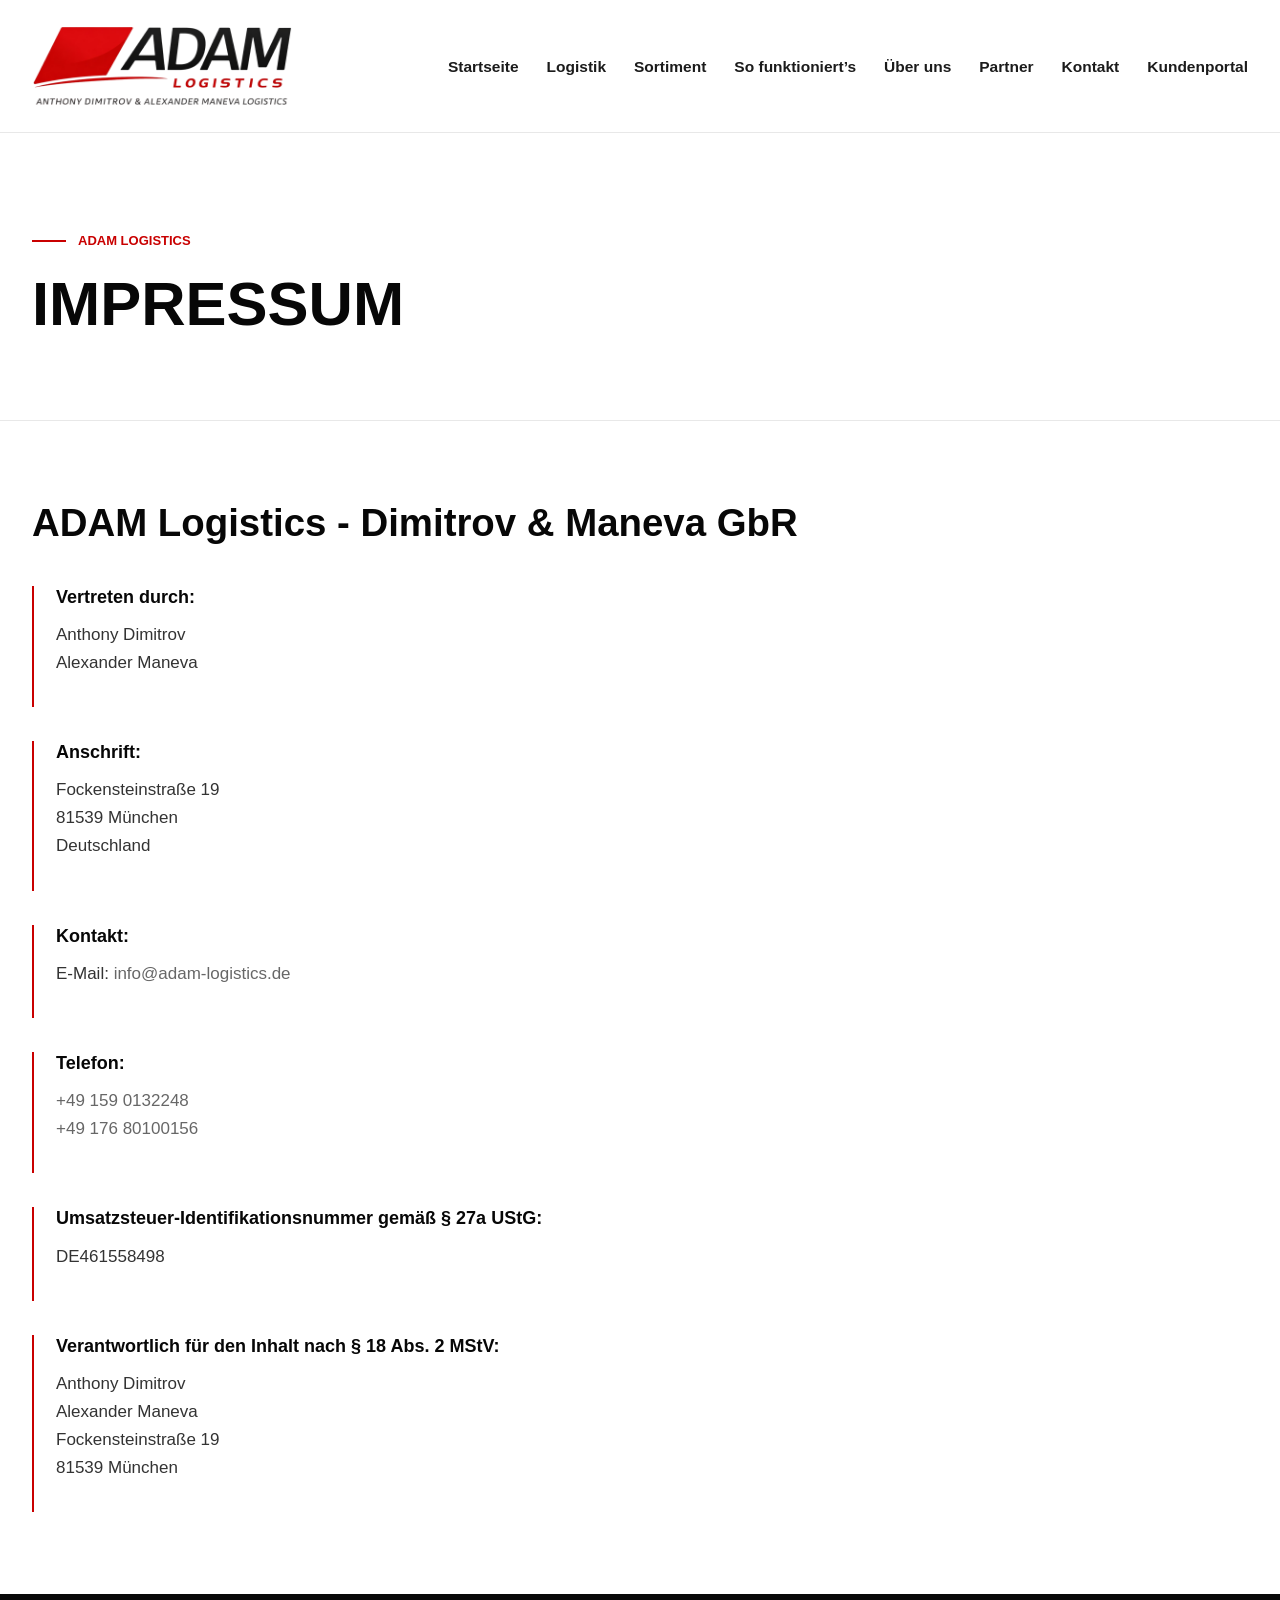
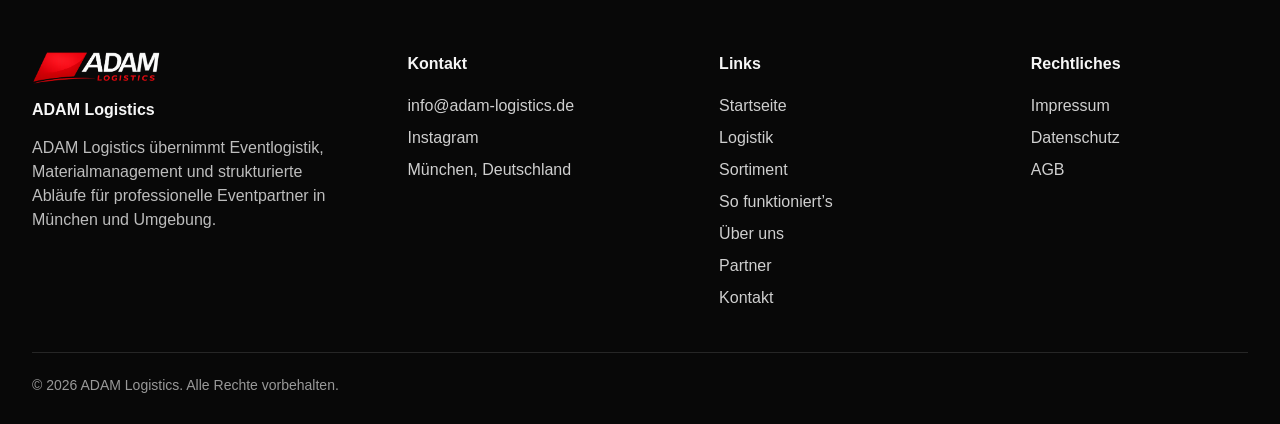
<file: impressum.html>
﻿<!DOCTYPE html>
<html lang="de">
<head>
    <meta charset="UTF-8">
    <meta name="viewport" content="width=device-width, initial-scale=1.0">
    <meta name="description" content="Impressum von ADAM Logistics - Dimitrov &amp; Maneva GbR.">
    <title>Impressum | ADAM Logistics</title>
    <link rel="icon" type="image/png" href="assets/favicon.png">
    <link rel="shortcut icon" href="assets/favicon.png">
    <link rel="stylesheet" href="css/style.css">
</head>
<body>
    <header class="site-header">
        <div class="header-inner">
            <a class="logo-link" href="index.html" aria-label="ADAM Logistics Startseite">
                <img class="site-logo" src="assets/ADAM_logo_black.png" alt="ADAM Logistics Logo" data-fallback="ADAM Logistics">
                <span class="logo-fallback" aria-hidden="true">ADAM Logistics</span>
            </a>

            <button class="nav-toggle" type="button" aria-controls="primary-navigation" aria-expanded="false" aria-label="Navigation öffnen">
                <span></span>
                <span></span>
                <span></span>
            </button>

            <nav class="main-nav" id="primary-navigation" aria-label="Hauptnavigation">
                <a class="nav-link" href="index.html">Startseite</a>
                <a class="nav-link" href="logistik.html">Logistik</a>
                <a class="nav-link" href="verleih.html">Sortiment</a>
                <a class="nav-link" href="so-funktionierts.html">So funktioniert&rsquo;s</a>
                <a class="nav-link" href="ueber-uns.html">&Uuml;ber uns</a>
                <a class="nav-link" href="partner.html">Partner</a>
                <a class="nav-link" href="kontakt.html">Kontakt</a>
                <a class="nav-link" href="https://portal.adam-logistics.de/kundenportal/anmelden/">Kundenportal</a>
            </nav>
        </div>
    </header>

    <main>
        <section class="page-hero" aria-labelledby="page-title">
            <div class="page-hero-inner">
                <p class="eyebrow">ADAM LOGISTICS</p>
                <h1 id="page-title">IMPRESSUM</h1>
            </div>
        </section>

        <section class="content-section" aria-labelledby="imprint-title">
            <div class="section-inner">
                <div class="legal-content">
                    <h2 id="imprint-title">ADAM Logistics - Dimitrov &amp; Maneva GbR</h2>

                    <section class="legal-block" aria-labelledby="represented-title">
                        <h3 id="represented-title">Vertreten durch:</h3>
                        <p>Anthony Dimitrov<br>Alexander Maneva</p>
                    </section>

                    <section class="legal-block" aria-labelledby="address-title">
                        <h3 id="address-title">Anschrift:</h3>
                        <p>Fockensteinstra&szlig;e 19<br>81539 M&uuml;nchen<br>Deutschland</p>
                    </section>

                    <section class="legal-block" aria-labelledby="contact-title">
                        <h3 id="contact-title">Kontakt:</h3>
                        <p>E-Mail: <a href="mailto:info@adam-logistics.de">info@adam-logistics.de</a></p>
                    </section>

                    <section class="legal-block" aria-labelledby="phone-title">
                        <h3 id="phone-title">Telefon:</h3>
                        <p><a href="tel:+491590132248">+49 159 0132248</a><br><a href="tel:+4917680100156">+49 176 80100156</a></p>
                    </section>

                    <section class="legal-block" aria-labelledby="vat-title">
                        <h3 id="vat-title">Umsatzsteuer-Identifikationsnummer gem&auml;&szlig; &sect; 27a UStG:</h3>
                        <p>DE461558498</p>
                    </section>

                    <section class="legal-block" aria-labelledby="content-title">
                        <h3 id="content-title">Verantwortlich f&uuml;r den Inhalt nach &sect; 18 Abs. 2 MStV:</h3>
                        <p>Anthony Dimitrov<br>Alexander Maneva<br>Fockensteinstra&szlig;e 19<br>81539 M&uuml;nchen</p>
                    </section>
                </div>
            </div>
        </section>
    </main>

    <footer class="site-footer">
        <div class="footer-inner">
            <div class="footer-brand">
                <img class="footer-logo" src="assets/ADAM_logo_white_NN.png" alt="ADAM Logistics Logo" data-fallback="ADAM Logistics">
                <h2>ADAM Logistics</h2>
                <p>ADAM Logistics &uuml;bernimmt Eventlogistik, Materialmanagement und strukturierte Abl&auml;ufe f&uuml;r professionelle Eventpartner in M&uuml;nchen und Umgebung.</p>
            </div>

            <div class="footer-column">
                <h2>Kontakt</h2>
                <address>
                    <a href="mailto:info@adam-logistics.de">info@adam-logistics.de</a>
                    <a href="https://www.instagram.com/adamlogisticsde/" target="_blank" rel="noopener noreferrer">Instagram</a>
                    <span>M&uuml;nchen, Deutschland</span>
                </address>
            </div>

            <div class="footer-column">
                <h2>Links</h2>
                <nav aria-label="Footer Navigation">
                    <a href="index.html">Startseite</a>
                    <a href="logistik.html">Logistik</a>
                    <a href="verleih.html">Sortiment</a>
                    <a href="so-funktionierts.html">So funktioniert&rsquo;s</a>
                    <a href="ueber-uns.html">&Uuml;ber uns</a>
                    <a href="partner.html">Partner</a>
                    <a href="kontakt.html">Kontakt</a>
                </nav>
            </div>

            <div class="footer-column">
                <h2>Rechtliches</h2>
                <nav aria-label="Rechtliche Links">
                    <a href="impressum.html">Impressum</a>
                    <a href="datenschutz.html">Datenschutz</a>
                    <a href="agb.html">AGB</a>
                </nav>
            </div>
        </div>
        <p class="copyright">&copy; 2026 ADAM Logistics. Alle Rechte vorbehalten.</p>
    </footer>

    <script src="js/main.js"></script>
</body>
</html>
</file>
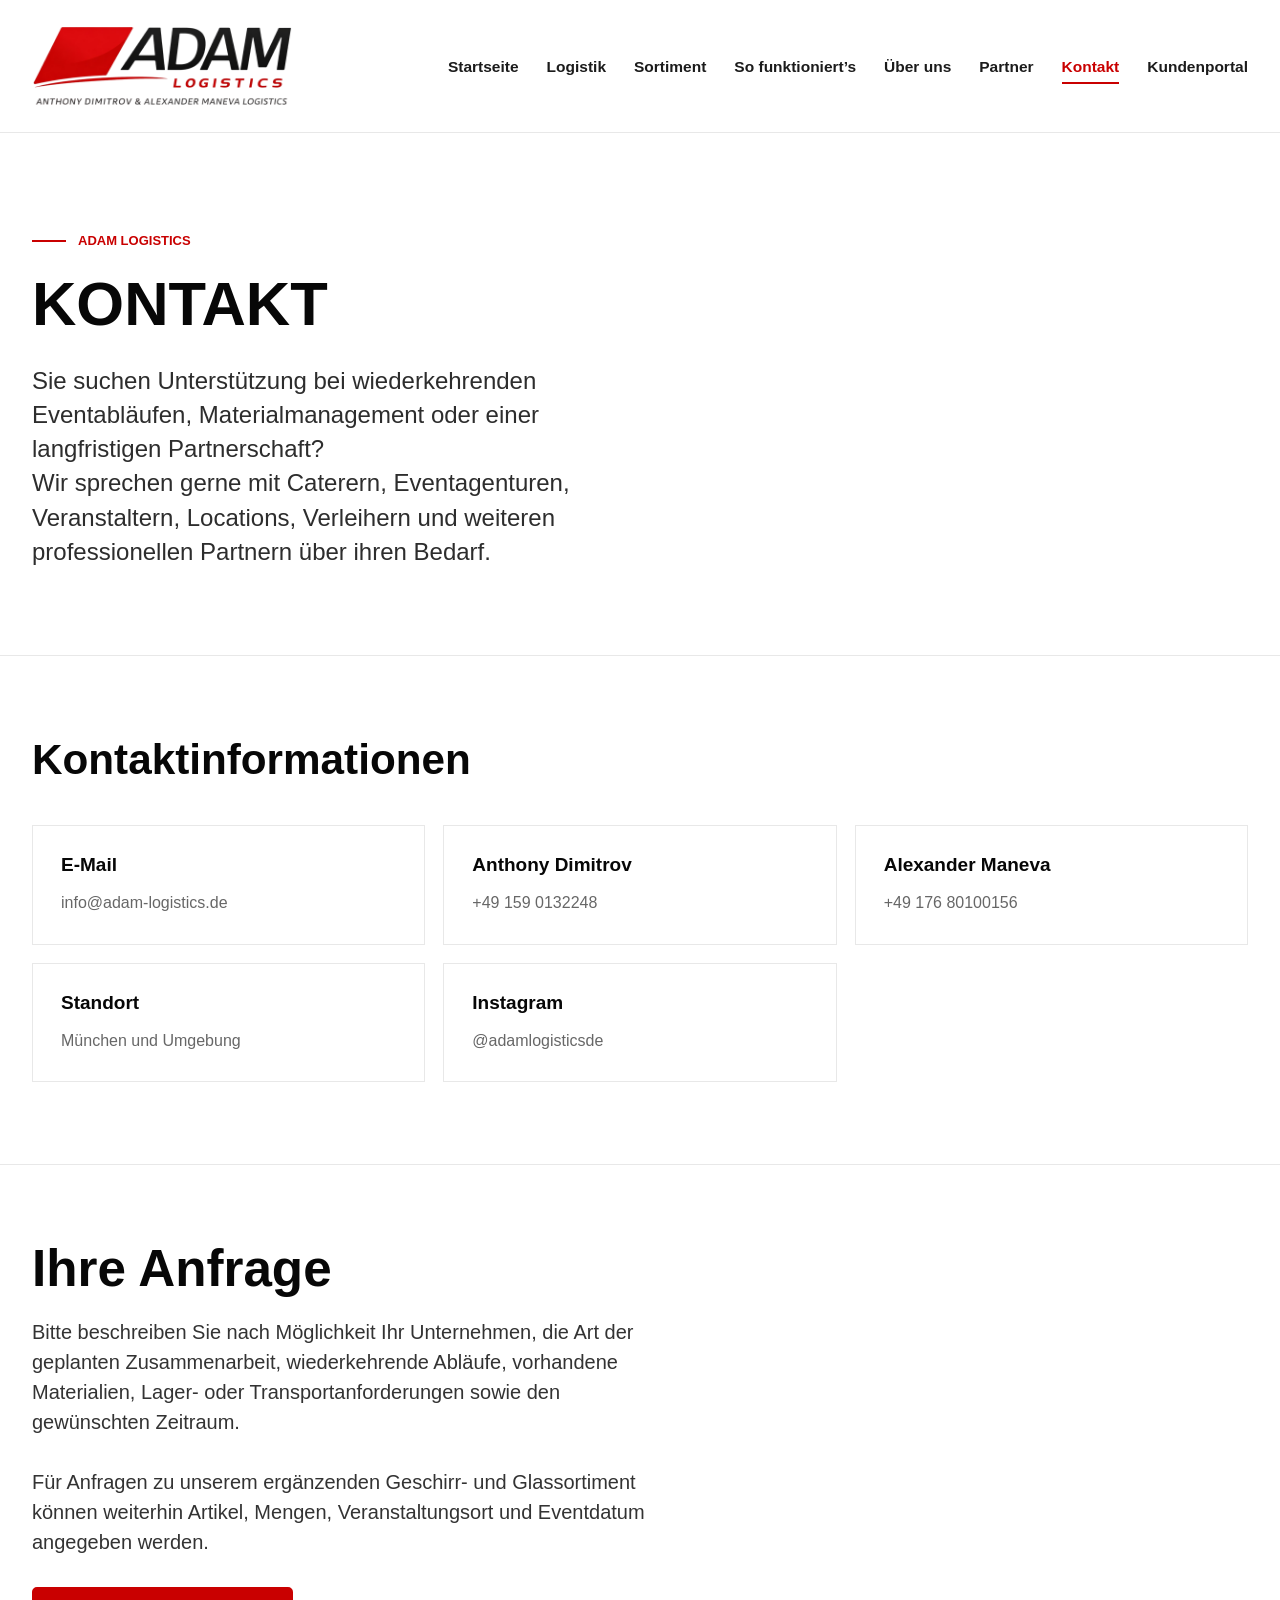
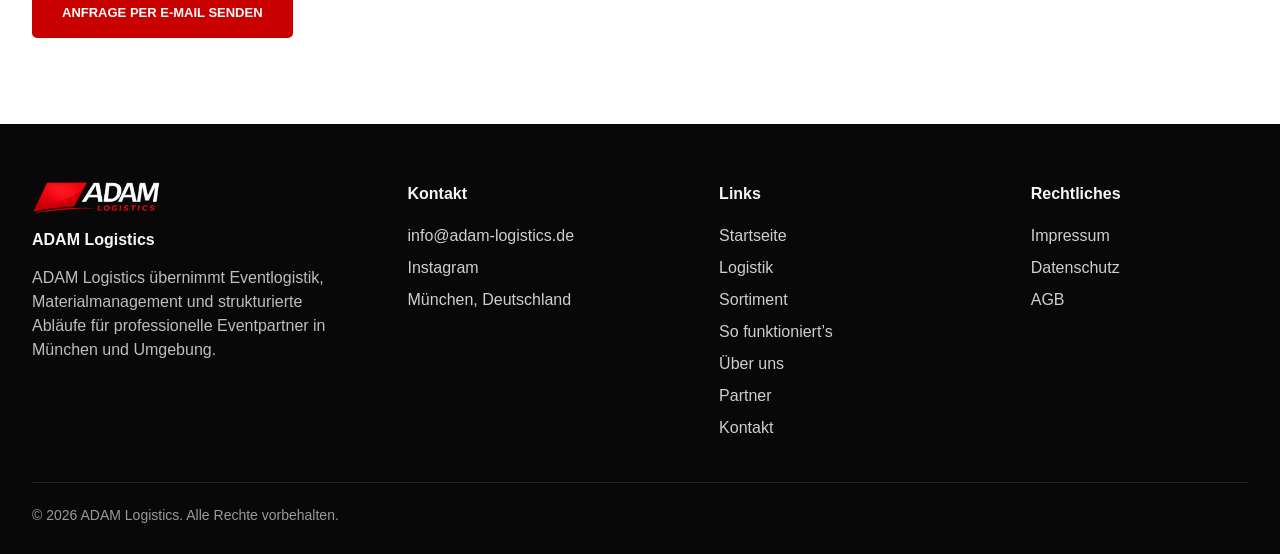
<file: kontakt.html>
﻿<!DOCTYPE html>
<html lang="de">
<head>
    <meta charset="UTF-8">
    <meta name="viewport" content="width=device-width, initial-scale=1.0">
    <meta name="description" content="Kontakt zu ADAM Logistics f&uuml;r Eventlogistik, Materialmanagement, Partner-Sortiment und langfristige Zusammenarbeit mit professionellen Eventpartnern in M&uuml;nchen.">
    <title>Kontakt | ADAM Logistics</title>
    <link rel="icon" type="image/png" href="assets/favicon.png">
    <link rel="shortcut icon" href="assets/favicon.png">
    <link rel="stylesheet" href="css/style.css">
</head>
<body>
    <header class="site-header">
        <div class="header-inner">
            <a class="logo-link" href="index.html" aria-label="ADAM Logistics Startseite">
                <img class="site-logo" src="assets/ADAM_logo_black.png" alt="ADAM Logistics Logo" data-fallback="ADAM Logistics">
                <span class="logo-fallback" aria-hidden="true">ADAM Logistics</span>
            </a>

            <button class="nav-toggle" type="button" aria-controls="primary-navigation" aria-expanded="false" aria-label="Navigation öffnen">
                <span></span>
                <span></span>
                <span></span>
            </button>

            <nav class="main-nav" id="primary-navigation" aria-label="Hauptnavigation">
                <a class="nav-link" href="index.html">Startseite</a>
                <a class="nav-link" href="logistik.html">Logistik</a>
                <a class="nav-link" href="verleih.html">Sortiment</a>
                <a class="nav-link" href="so-funktionierts.html">So funktioniert&rsquo;s</a>
                <a class="nav-link" href="ueber-uns.html">&Uuml;ber uns</a>
                <a class="nav-link" href="partner.html">Partner</a>
                <a class="nav-link active" href="kontakt.html" aria-current="page">Kontakt</a>
                <a class="nav-link" href="https://portal.adam-logistics.de/kundenportal/anmelden/">Kundenportal</a>
            </nav>
        </div>
    </header>

    <main>
        <section class="page-hero" aria-labelledby="page-title">
            <div class="page-hero-inner">
                <p class="eyebrow">ADAM LOGISTICS</p>
                <h1 id="page-title">KONTAKT</h1>
                <p>
                    Sie suchen Unterst&uuml;tzung bei wiederkehrenden Eventabl&auml;ufen, Materialmanagement oder einer langfristigen Partnerschaft?<br>
                    Wir sprechen gerne mit Caterern, Eventagenturen, Veranstaltern, Locations, Verleihern und weiteren professionellen Partnern &uuml;ber ihren Bedarf.
                </p>
            </div>
        </section>

        <section class="content-section" aria-labelledby="contact-title">
            <div class="section-inner">
                <div class="section-heading">
                    <h2 id="contact-title">Kontaktinformationen</h2>
                </div>

                <div class="contact-grid">
                    <article class="contact-card">
                        <h3>E-Mail</h3>
                        <a href="mailto:info@adam-logistics.de">info@adam-logistics.de</a>
                    </article>
                    <article class="contact-card">
                        <h3>Anthony Dimitrov</h3>
                        <a href="tel:+491590132248">+49 159 0132248</a>
                    </article>
                    <article class="contact-card">
                        <h3>Alexander Maneva</h3>
                        <a href="tel:+4917680100156">+49 176 80100156</a>
                    </article>
                    <article class="contact-card">
                        <h3>Standort</h3>
                        <p>M&uuml;nchen und Umgebung</p>
                    </article>
                    <article class="contact-card">
                        <h3>Instagram</h3>
                        <a href="https://www.instagram.com/adamlogisticsde/" target="_blank" rel="noopener noreferrer">@adamlogisticsde</a>
                    </article>
                </div>
            </div>
        </section>

        <section class="cta-section" aria-labelledby="request-title">
            <div class="cta-inner">
                <h2 id="request-title">Ihre Anfrage</h2>
                <p>Bitte beschreiben Sie nach M&ouml;glichkeit Ihr Unternehmen, die Art der geplanten Zusammenarbeit, wiederkehrende Abl&auml;ufe, vorhandene Materialien, Lager- oder Transportanforderungen sowie den gew&uuml;nschten Zeitraum.</p>
                <p>F&uuml;r Anfragen zu unserem erg&auml;nzenden Geschirr- und Glassortiment k&ouml;nnen weiterhin Artikel, Mengen, Veranstaltungsort und Eventdatum angegeben werden.</p>
                <a class="btn btn-primary" href="mailto:info@adam-logistics.de?subject=Anfrage%20ADAM%20Logistics">ANFRAGE PER E-MAIL SENDEN</a>
            </div>
        </section>
    </main>

    <footer class="site-footer">
        <div class="footer-inner">
            <div class="footer-brand">
                <img class="footer-logo" src="assets/ADAM_logo_white_NN.png" alt="ADAM Logistics Logo" data-fallback="ADAM Logistics">
                <h2>ADAM Logistics</h2>
                <p>ADAM Logistics &uuml;bernimmt Eventlogistik, Materialmanagement und strukturierte Abl&auml;ufe f&uuml;r professionelle Eventpartner in M&uuml;nchen und Umgebung.</p>
            </div>

            <div class="footer-column">
                <h2>Kontakt</h2>
                <address>
                    <a href="mailto:info@adam-logistics.de">info@adam-logistics.de</a>
                    <a href="https://www.instagram.com/adamlogisticsde/" target="_blank" rel="noopener noreferrer">Instagram</a>
                    <span>M&uuml;nchen, Deutschland</span>
                </address>
            </div>

            <div class="footer-column">
                <h2>Links</h2>
                <nav aria-label="Footer Navigation">
                    <a href="index.html">Startseite</a>
                    <a href="logistik.html">Logistik</a>
                    <a href="verleih.html">Sortiment</a>
                    <a href="so-funktionierts.html">So funktioniert&rsquo;s</a>
                    <a href="ueber-uns.html">&Uuml;ber uns</a>
                    <a href="partner.html">Partner</a>
                    <a href="kontakt.html">Kontakt</a>
                </nav>
            </div>

            <div class="footer-column">
                <h2>Rechtliches</h2>
                <nav aria-label="Rechtliche Links">
                    <a href="impressum.html">Impressum</a>
                    <a href="datenschutz.html">Datenschutz</a>
                    <a href="agb.html">AGB</a>
                </nav>
            </div>
        </div>
        <p class="copyright">&copy; 2026 ADAM Logistics. Alle Rechte vorbehalten.</p>
    </footer>

    <script src="js/main.js"></script>
</body>
</html>
</file>
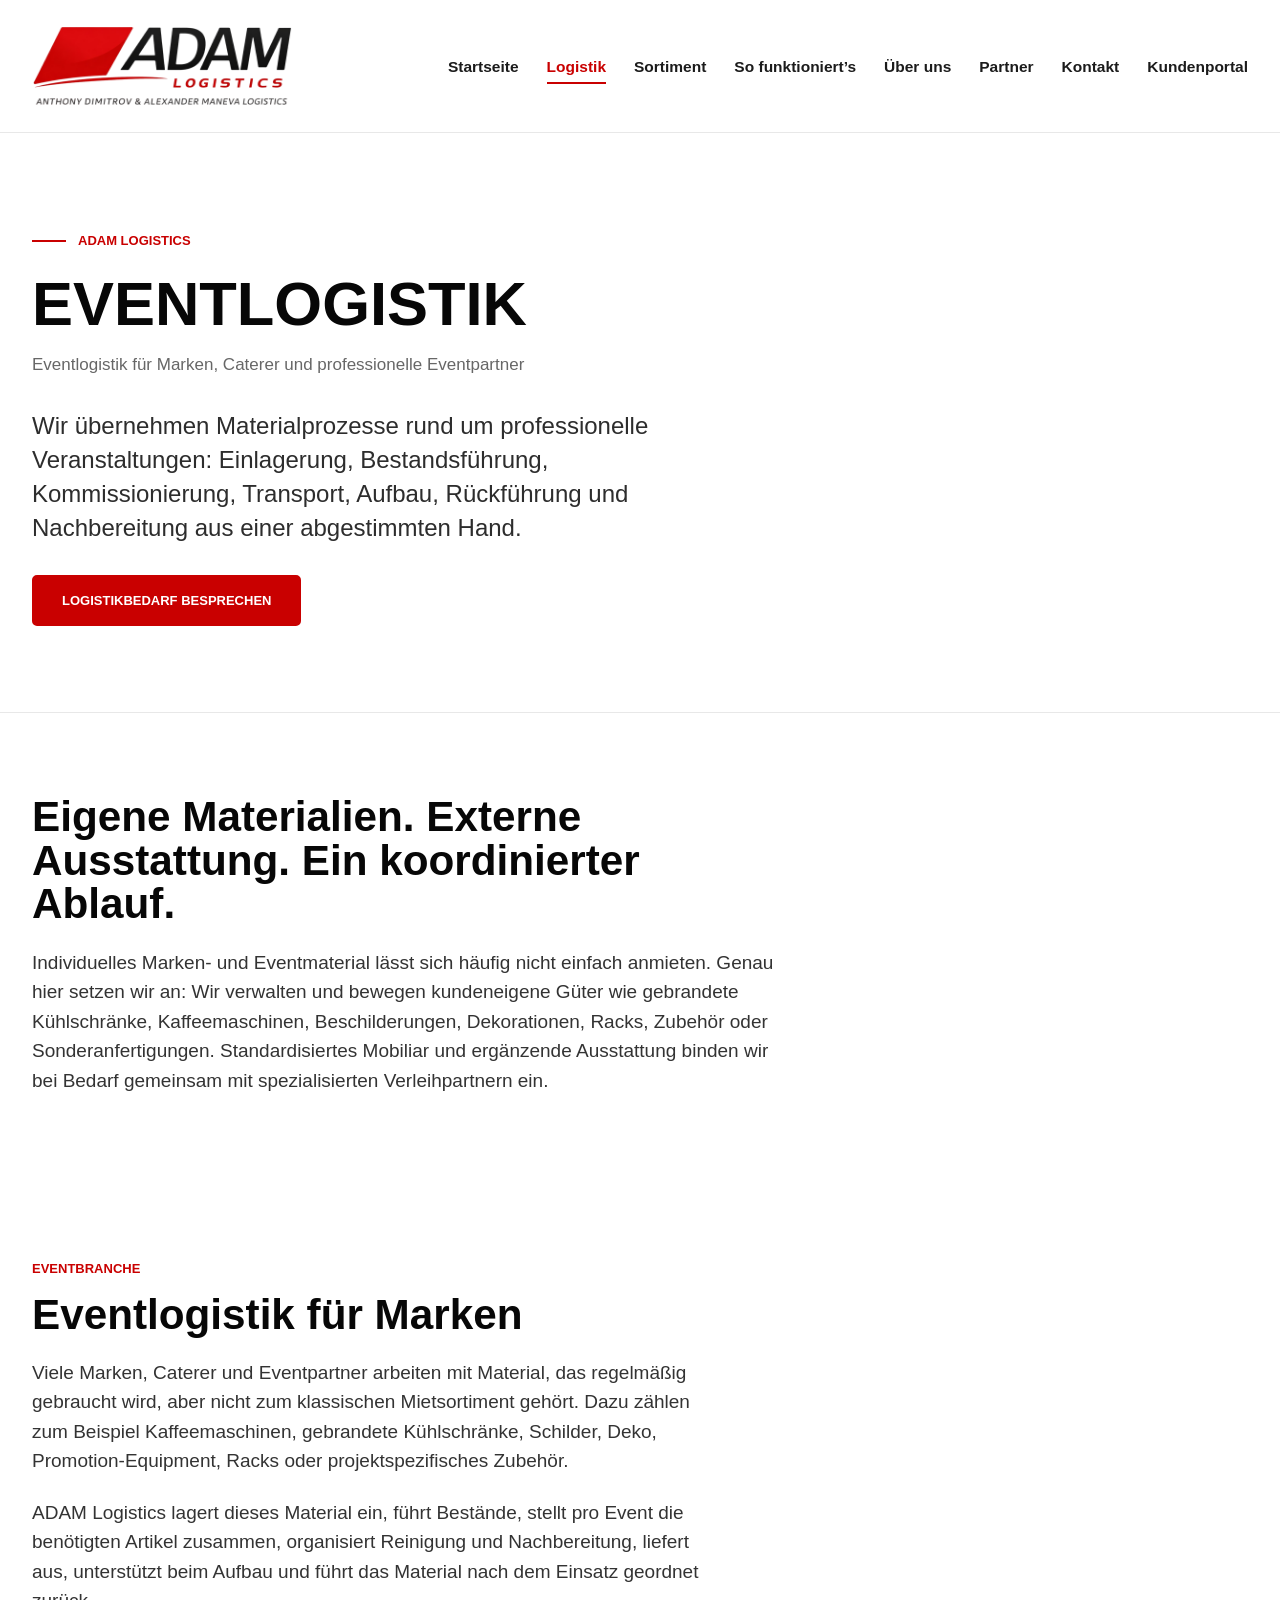
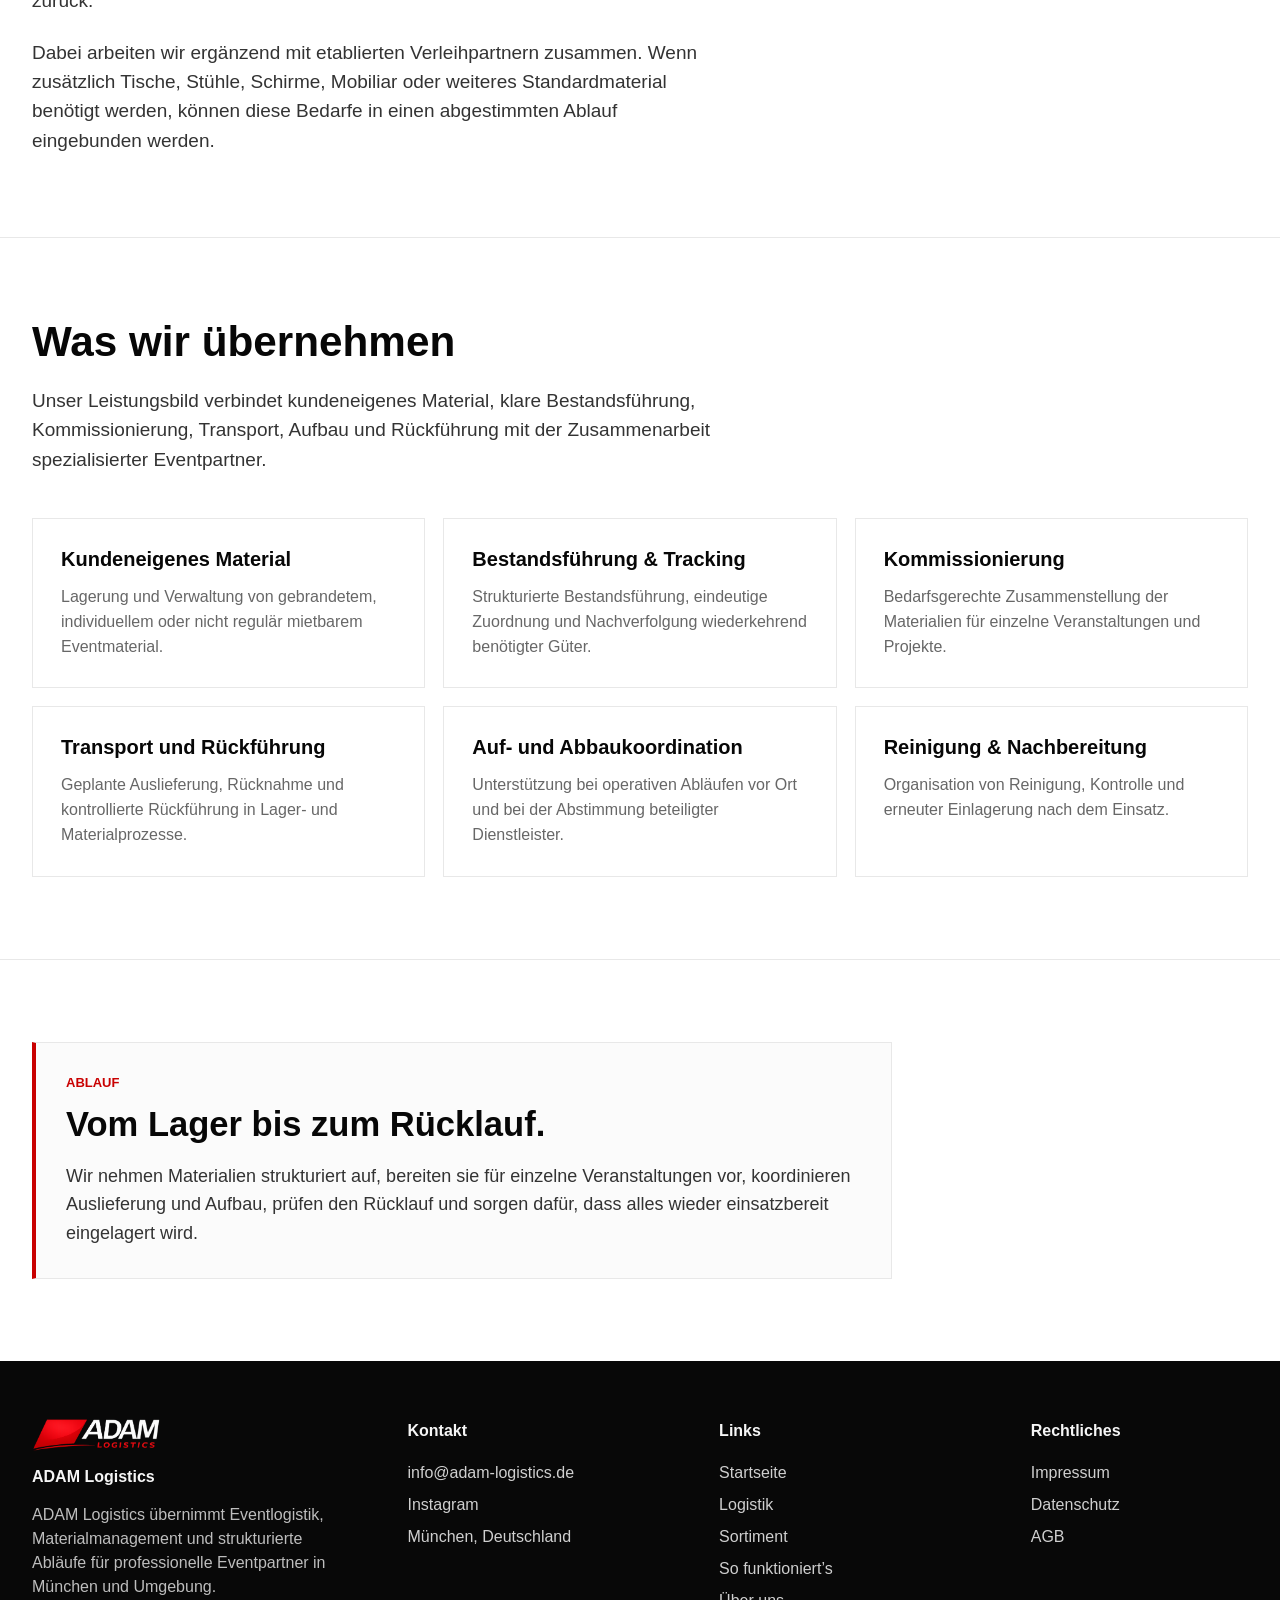
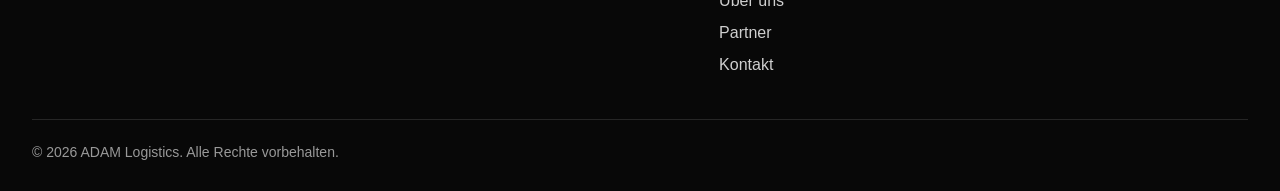
<file: logistik.html>
﻿<!DOCTYPE html>
<html lang="de">
<head>
    <meta charset="UTF-8">
    <meta name="viewport" content="width=device-width, initial-scale=1.0">
    <meta name="description" content="ADAM Logistics &uuml;bernimmt Eventlogistik, Materialmanagement, Kommissionierung und R&uuml;cklaufprozesse f&uuml;r Marken, Caterer und professionelle Eventpartner in M&uuml;nchen.">
    <title>Eventlogistik &amp; Materialmanagement | ADAM Logistics</title>
    <link rel="icon" type="image/png" href="assets/favicon.png">
    <link rel="shortcut icon" href="assets/favicon.png">
    <link rel="stylesheet" href="css/style.css">
</head>
<body>
    <header class="site-header">
        <div class="header-inner">
            <a class="logo-link" href="index.html" aria-label="ADAM Logistics Startseite">
                <img class="site-logo" src="assets/ADAM_logo_black.png" alt="ADAM Logistics Logo" data-fallback="ADAM Logistics">
                <span class="logo-fallback" aria-hidden="true">ADAM Logistics</span>
            </a>

            <button class="nav-toggle" type="button" aria-controls="primary-navigation" aria-expanded="false" aria-label="Navigation öffnen">
                <span></span>
                <span></span>
                <span></span>
            </button>

            <nav class="main-nav" id="primary-navigation" aria-label="Hauptnavigation">
                <a class="nav-link" href="index.html">Startseite</a>
                <a class="nav-link active" href="logistik.html" aria-current="page">Logistik</a>
                <a class="nav-link" href="verleih.html">Sortiment</a>
                <a class="nav-link" href="so-funktionierts.html">So funktioniert&rsquo;s</a>
                <a class="nav-link" href="ueber-uns.html">&Uuml;ber uns</a>
                <a class="nav-link" href="partner.html">Partner</a>
                <a class="nav-link" href="kontakt.html">Kontakt</a>
                <a class="nav-link" href="https://portal.adam-logistics.de/kundenportal/anmelden/">Kundenportal</a>
            </nav>
        </div>
    </header>

    <main>
        <section class="page-hero logistics-hero" aria-labelledby="page-title">
            <div class="page-hero-inner">
                <p class="eyebrow">ADAM LOGISTICS</p>
                <h1 id="page-title">EVENTLOGISTIK</h1>
                <p class="page-hero-small">Eventlogistik f&uuml;r Marken, Caterer und professionelle Eventpartner</p>
                <p>
                    Wir &uuml;bernehmen Materialprozesse rund um professionelle Veranstaltungen: Einlagerung, Bestandsf&uuml;hrung, Kommissionierung, Transport, Aufbau, R&uuml;ckf&uuml;hrung und Nachbereitung aus einer abgestimmten Hand.
                </p>
                <div class="page-hero-actions">
                    <a class="btn btn-primary" href="kontakt.html">LOGISTIKBEDARF BESPRECHEN</a>
                </div>
            </div>
        </section>

        <section class="content-section" aria-labelledby="materials-title">
            <div class="section-inner">
                <div class="section-heading">
                    <h2 id="materials-title">Eigene Materialien. Externe Ausstattung. Ein koordinierter Ablauf.</h2>
                    <p>Individuelles Marken- und Eventmaterial l&auml;sst sich h&auml;ufig nicht einfach anmieten. Genau hier setzen wir an: Wir verwalten und bewegen kundeneigene G&uuml;ter wie gebrandete K&uuml;hlschr&auml;nke, Kaffeemaschinen, Beschilderungen, Dekorationen, Racks, Zubeh&ouml;r oder Sonderanfertigungen. Standardisiertes Mobiliar und erg&auml;nzende Ausstattung binden wir bei Bedarf gemeinsam mit spezialisierten Verleihpartnern ein.</p>
                </div>
            </div>
        </section>

        <section class="content-section event-logistics-section" aria-labelledby="event-logistics-title">
            <div class="section-inner">
                <div class="event-logistics-copy">
                    <p class="section-kicker">EVENTBRANCHE</p>
                    <h2 id="event-logistics-title">Eventlogistik f&uuml;r Marken</h2>
                    <p>Viele Marken, Caterer und Eventpartner arbeiten mit Material, das regelm&auml;&szlig;ig gebraucht wird, aber nicht zum klassischen Mietsortiment geh&ouml;rt. Dazu z&auml;hlen zum Beispiel Kaffeemaschinen, gebrandete K&uuml;hlschr&auml;nke, Schilder, Deko, Promotion-Equipment, Racks oder projektspezifisches Zubeh&ouml;r.</p>
                    <p>ADAM Logistics lagert dieses Material ein, f&uuml;hrt Best&auml;nde, stellt pro Event die ben&ouml;tigten Artikel zusammen, organisiert Reinigung und Nachbereitung, liefert aus, unterst&uuml;tzt beim Aufbau und f&uuml;hrt das Material nach dem Einsatz geordnet zur&uuml;ck.</p>
                    <p>Dabei arbeiten wir erg&auml;nzend mit etablierten Verleihpartnern zusammen. Wenn zus&auml;tzlich Tische, St&uuml;hle, Schirme, Mobiliar oder weiteres Standardmaterial ben&ouml;tigt werden, k&ouml;nnen diese Bedarfe in einen abgestimmten Ablauf eingebunden werden.</p>
                </div>
            </div>
        </section>

        <section class="content-section" aria-labelledby="future-title">
            <div class="section-inner">
                <div class="section-heading">
                    <h2 id="future-title">Was wir &uuml;bernehmen</h2>
                    <p>Unser Leistungsbild verbindet kundeneigenes Material, klare Bestandsf&uuml;hrung, Kommissionierung, Transport, Aufbau und R&uuml;ckf&uuml;hrung mit der Zusammenarbeit spezialisierter Eventpartner.</p>
                </div>

                <div class="feature-grid">
                    <article class="feature-card">
                        <h3>Kundeneigenes Material</h3>
                        <p>Lagerung und Verwaltung von gebrandetem, individuellem oder nicht regul&auml;r mietbarem Eventmaterial.</p>
                    </article>
                    <article class="feature-card">
                        <h3>Bestandsf&uuml;hrung &amp; Tracking</h3>
                        <p>Strukturierte Bestandsf&uuml;hrung, eindeutige Zuordnung und Nachverfolgung wiederkehrend ben&ouml;tigter G&uuml;ter.</p>
                    </article>
                    <article class="feature-card">
                        <h3>Kommissionierung</h3>
                        <p>Bedarfsgerechte Zusammenstellung der Materialien f&uuml;r einzelne Veranstaltungen und Projekte.</p>
                    </article>
                    <article class="feature-card">
                        <h3>Transport und R&uuml;ckf&uuml;hrung</h3>
                        <p>Geplante Auslieferung, R&uuml;cknahme und kontrollierte R&uuml;ckf&uuml;hrung in Lager- und Materialprozesse.</p>
                    </article>
                    <article class="feature-card">
                        <h3>Auf- und Abbaukoordination</h3>
                        <p>Unterst&uuml;tzung bei operativen Abl&auml;ufen vor Ort und bei der Abstimmung beteiligter Dienstleister.</p>
                    </article>
                    <article class="feature-card">
                        <h3>Reinigung &amp; Nachbereitung</h3>
                        <p>Organisation von Reinigung, Kontrolle und erneuter Einlagerung nach dem Einsatz.</p>
                    </article>
                </div>
            </div>
        </section>

        <section class="content-section about-separated" aria-labelledby="current-status-title">
            <div class="section-inner">
                <div class="status-box">
                    <p class="section-kicker">ABLAUF</p>
                    <h2 id="current-status-title">Vom Lager bis zum R&uuml;cklauf.</h2>
                    <p>Wir nehmen Materialien strukturiert auf, bereiten sie f&uuml;r einzelne Veranstaltungen vor, koordinieren Auslieferung und Aufbau, pr&uuml;fen den R&uuml;cklauf und sorgen daf&uuml;r, dass alles wieder einsatzbereit eingelagert wird.</p>
                </div>
            </div>
        </section>
    </main>

    <footer class="site-footer">
        <div class="footer-inner">
            <div class="footer-brand">
                <img class="footer-logo" src="assets/ADAM_logo_white_NN.png" alt="ADAM Logistics Logo" data-fallback="ADAM Logistics">
                <h2>ADAM Logistics</h2>
                <p>ADAM Logistics &uuml;bernimmt Eventlogistik, Materialmanagement und strukturierte Abl&auml;ufe f&uuml;r professionelle Eventpartner in M&uuml;nchen und Umgebung.</p>
            </div>

            <div class="footer-column">
                <h2>Kontakt</h2>
                <address>
                    <a href="mailto:info@adam-logistics.de">info@adam-logistics.de</a>
                    <a href="https://www.instagram.com/adamlogisticsde/" target="_blank" rel="noopener noreferrer">Instagram</a>
                    <span>M&uuml;nchen, Deutschland</span>
                </address>
            </div>

            <div class="footer-column">
                <h2>Links</h2>
                <nav aria-label="Footer Navigation">
                    <a href="index.html">Startseite</a>
                    <a href="logistik.html">Logistik</a>
                    <a href="verleih.html">Sortiment</a>
                    <a href="so-funktionierts.html">So funktioniert&rsquo;s</a>
                    <a href="ueber-uns.html">&Uuml;ber uns</a>
                    <a href="partner.html">Partner</a>
                    <a href="kontakt.html">Kontakt</a>
                </nav>
            </div>

            <div class="footer-column">
                <h2>Rechtliches</h2>
                <nav aria-label="Rechtliche Links">
                    <a href="impressum.html">Impressum</a>
                    <a href="datenschutz.html">Datenschutz</a>
                    <a href="agb.html">AGB</a>
                </nav>
            </div>
        </div>
        <p class="copyright">&copy; 2026 ADAM Logistics. Alle Rechte vorbehalten.</p>
    </footer>

    <script src="js/main.js"></script>
</body>
</html>
</file>
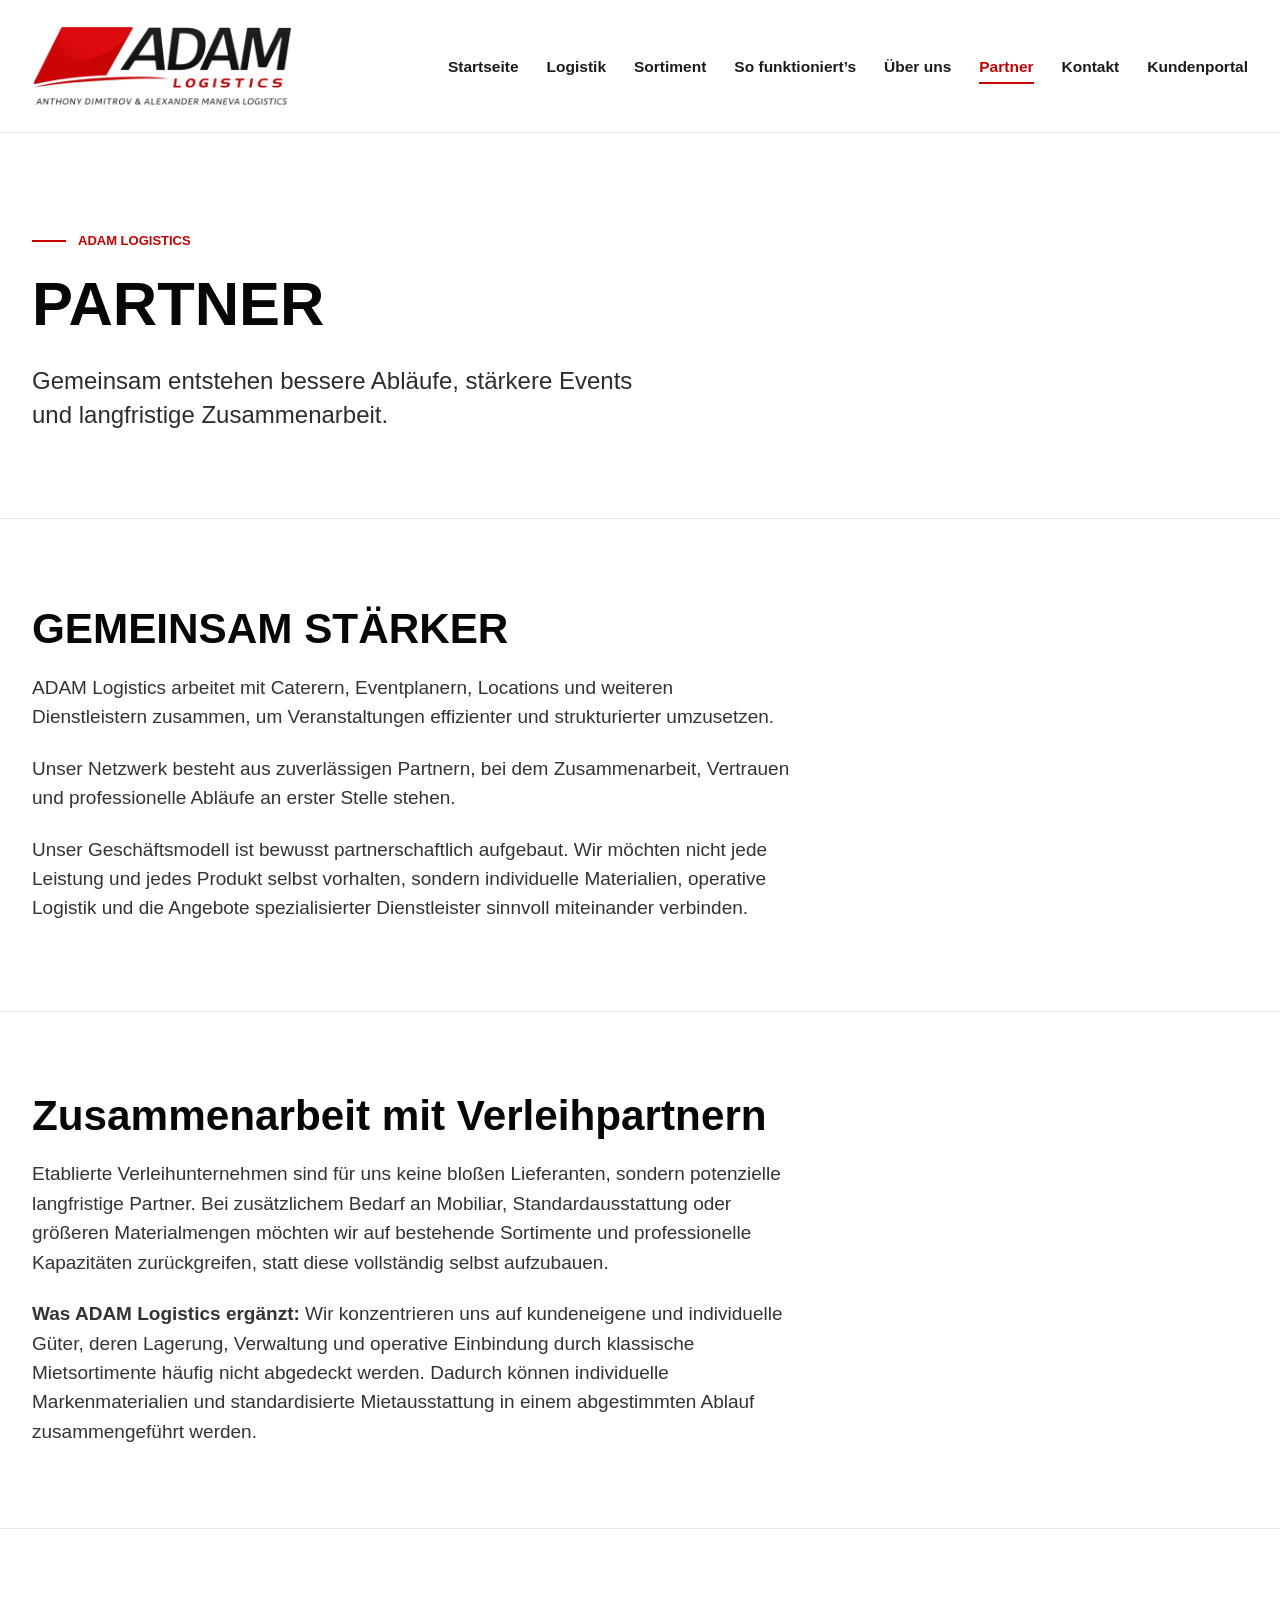
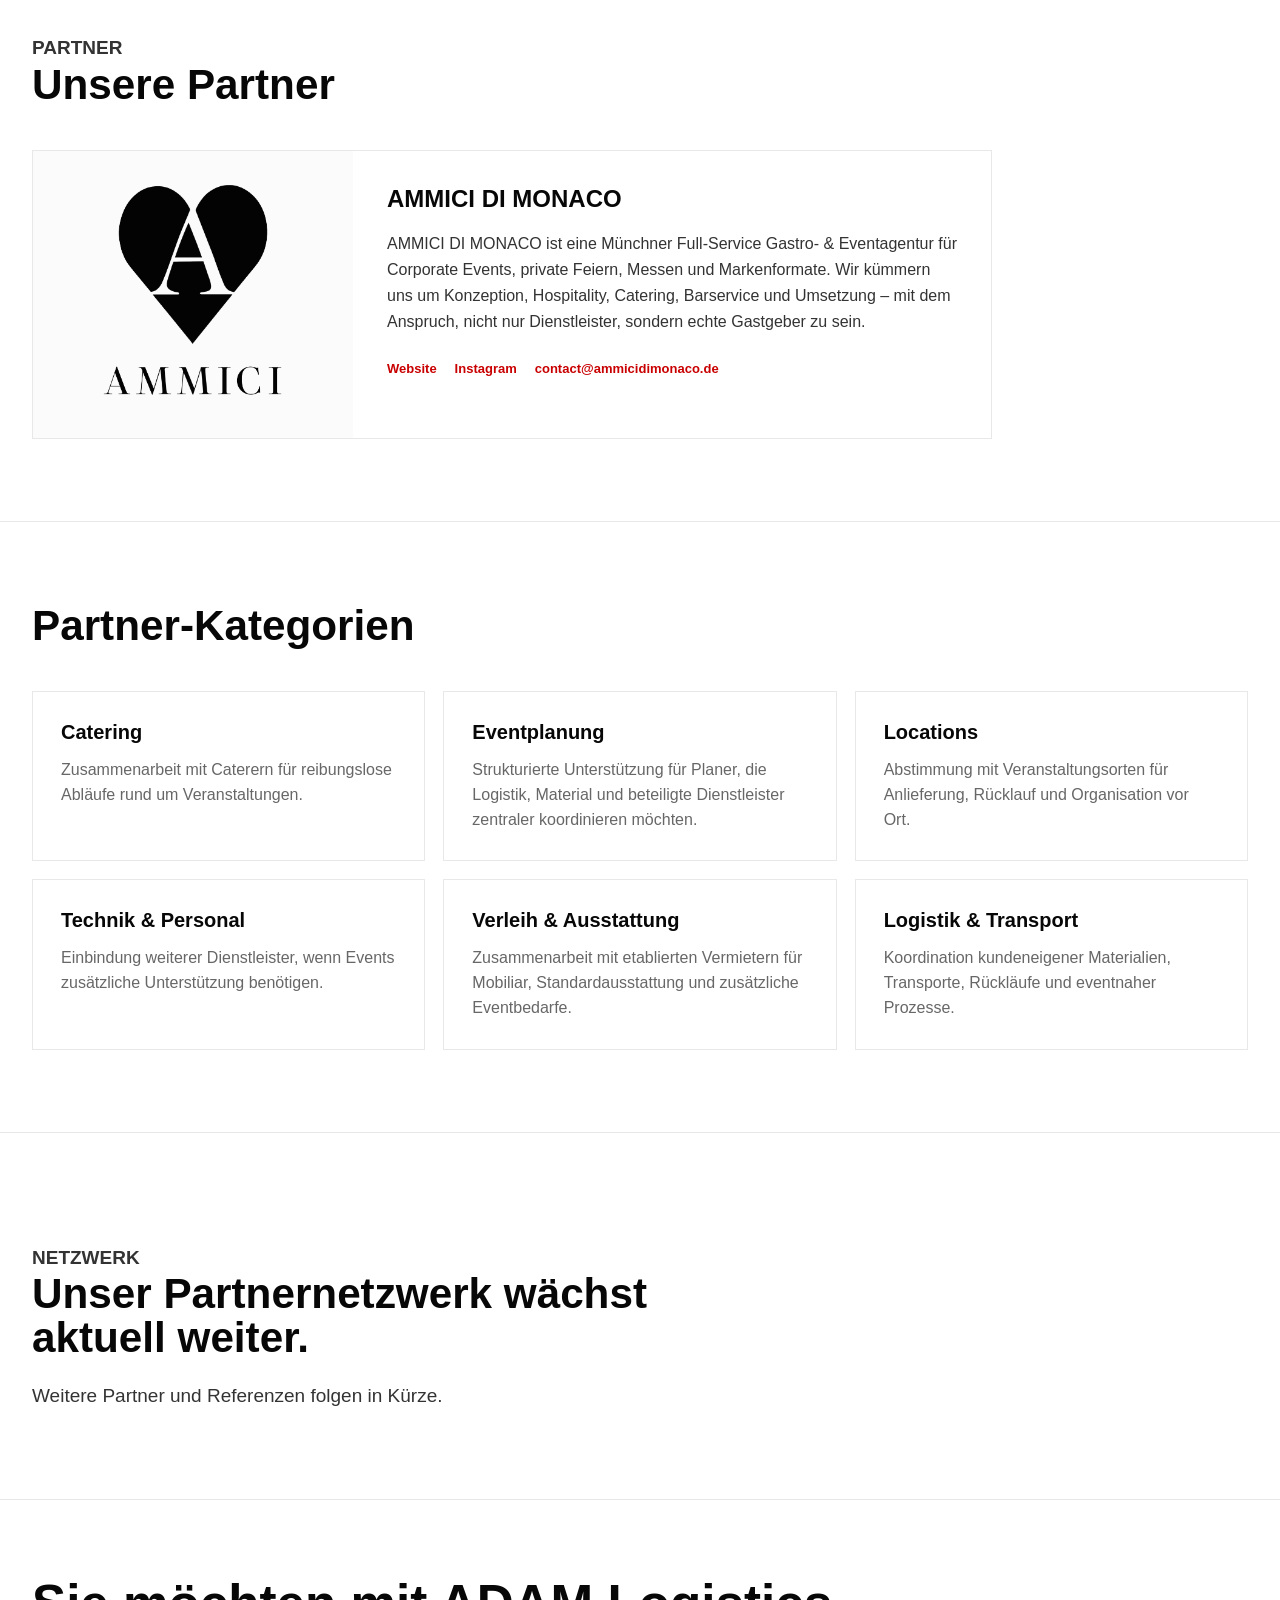
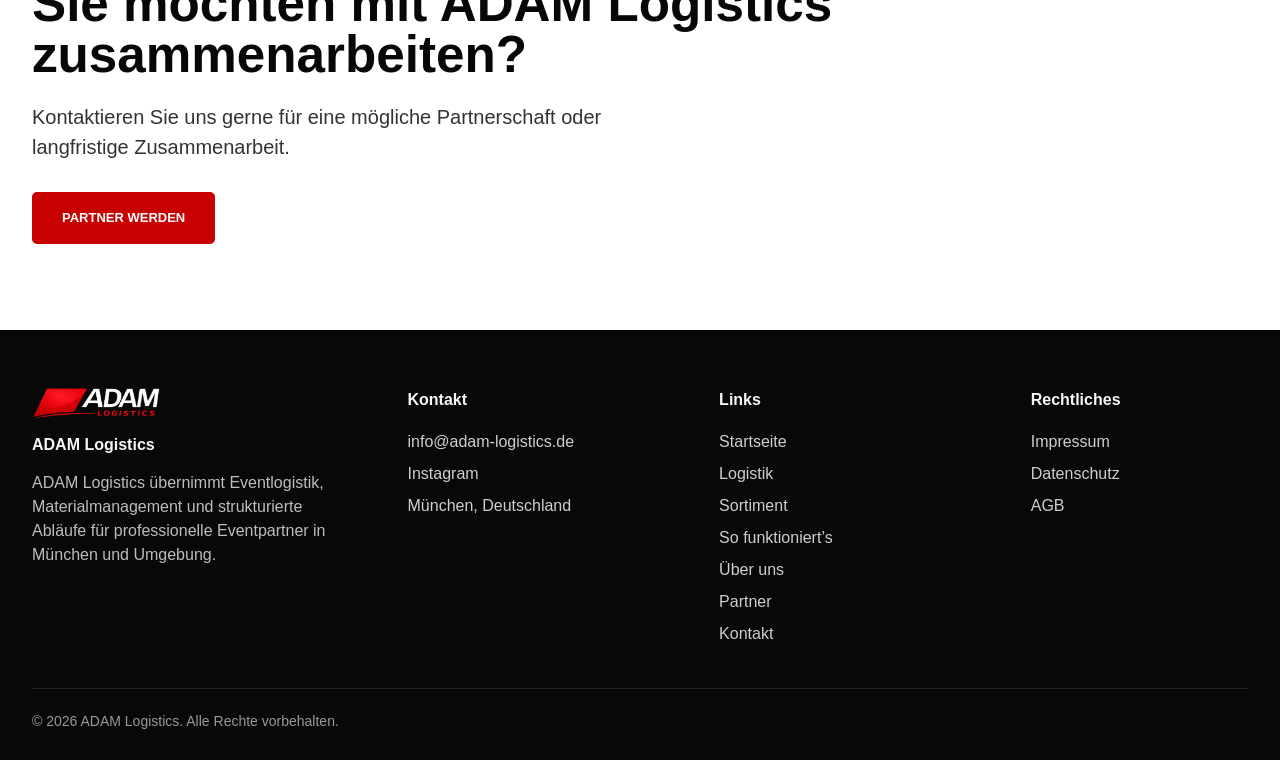
<file: partner.html>
﻿<!DOCTYPE html>
<html lang="de">
<head>
    <meta charset="UTF-8">
    <meta name="viewport" content="width=device-width, initial-scale=1.0">
    <meta name="description" content="Partnernetzwerk von ADAM Logistics f&uuml;r Caterer, Eventagenturen, Locations, Verleiher, Materialmanagement und operative Eventlogistik in M&uuml;nchen.">
    <title>Partner | ADAM Logistics</title>
    <link rel="icon" type="image/png" href="assets/favicon.png">
    <link rel="shortcut icon" href="assets/favicon.png">
    <link rel="stylesheet" href="css/style.css">
</head>
<body>
    <header class="site-header">
        <div class="header-inner">
            <a class="logo-link" href="index.html" aria-label="ADAM Logistics Startseite">
                <img class="site-logo" src="assets/ADAM_logo_black.png" alt="ADAM Logistics Logo" data-fallback="ADAM Logistics">
                <span class="logo-fallback" aria-hidden="true">ADAM Logistics</span>
            </a>

            <button class="nav-toggle" type="button" aria-controls="primary-navigation" aria-expanded="false" aria-label="Navigation öffnen">
                <span></span>
                <span></span>
                <span></span>
            </button>

            <nav class="main-nav" id="primary-navigation" aria-label="Hauptnavigation">
                <a class="nav-link" href="index.html">Startseite</a>
                <a class="nav-link" href="logistik.html">Logistik</a>
                <a class="nav-link" href="verleih.html">Sortiment</a>
                <a class="nav-link" href="so-funktionierts.html">So funktioniert&rsquo;s</a>
                <a class="nav-link" href="ueber-uns.html">&Uuml;ber uns</a>
                <a class="nav-link active" href="partner.html" aria-current="page">Partner</a>
                <a class="nav-link" href="kontakt.html">Kontakt</a>
                <a class="nav-link" href="https://portal.adam-logistics.de/kundenportal/anmelden/">Kundenportal</a>
            </nav>
        </div>
    </header>

    <main>
        <section class="page-hero" aria-labelledby="page-title">
            <div class="page-hero-inner">
                <p class="eyebrow">ADAM LOGISTICS</p>
                <h1 id="page-title">PARTNER</h1>
                <p>Gemeinsam entstehen bessere Abl&auml;ufe, st&auml;rkere Events und langfristige Zusammenarbeit.</p>
            </div>
        </section>

        <section class="content-section" aria-labelledby="partner-intro-title">
            <div class="section-inner about-section-inner">
                <div class="section-heading">
                    <h2 id="partner-intro-title">GEMEINSAM ST&Auml;RKER</h2>
                    <p>ADAM Logistics arbeitet mit Caterern, Eventplanern, Locations und weiteren Dienstleistern zusammen, um Veranstaltungen effizienter und strukturierter umzusetzen.</p>
                    <p>Unser Netzwerk besteht aus zuverl&auml;ssigen Partnern, bei dem Zusammenarbeit, Vertrauen und professionelle Abl&auml;ufe an erster Stelle stehen.</p>
                    <p>Unser Gesch&auml;ftsmodell ist bewusst partnerschaftlich aufgebaut. Wir m&ouml;chten nicht jede Leistung und jedes Produkt selbst vorhalten, sondern individuelle Materialien, operative Logistik und die Angebote spezialisierter Dienstleister sinnvoll miteinander verbinden.</p>
                </div>
            </div>
        </section>

        <section class="content-section about-separated" aria-labelledby="rental-partners-title">
            <div class="section-inner">
                <div class="section-heading">
                    <h2 id="rental-partners-title">Zusammenarbeit mit Verleihpartnern</h2>
                    <p>Etablierte Verleihunternehmen sind f&uuml;r uns keine blo&szlig;en Lieferanten, sondern potenzielle langfristige Partner. Bei zus&auml;tzlichem Bedarf an Mobiliar, Standardausstattung oder gr&ouml;&szlig;eren Materialmengen m&ouml;chten wir auf bestehende Sortimente und professionelle Kapazit&auml;ten zur&uuml;ckgreifen, statt diese vollst&auml;ndig selbst aufzubauen.</p>
                    <p><strong>Was ADAM Logistics erg&auml;nzt:</strong> Wir konzentrieren uns auf kundeneigene und individuelle G&uuml;ter, deren Lagerung, Verwaltung und operative Einbindung durch klassische Mietsortimente h&auml;ufig nicht abgedeckt werden. Dadurch k&ouml;nnen individuelle Markenmaterialien und standardisierte Mietausstattung in einem abgestimmten Ablauf zusammengef&uuml;hrt werden.</p>
                </div>
            </div>
        </section>

        <section class="content-section about-separated" aria-labelledby="featured-partners-title">
            <div class="section-inner">
                <div class="section-heading">
                    <p class="section-kicker">PARTNER</p>
                    <h2 id="featured-partners-title">Unsere Partner</h2>
                </div>

                <article class="partner-card">
                    <div class="partner-logo-wrap">
                        <img src="assets/Ammici_Schrift_mit_herz.png" alt="AMMICI DI MONACO Logo">
                    </div>
                    <div class="partner-content">
                        <h3>AMMICI DI MONACO</h3>
                        <p>AMMICI DI MONACO ist eine Münchner Full-Service Gastro- &amp; Eventagentur für Corporate Events, private Feiern, Messen und Markenformate. Wir kümmern uns um Konzeption, Hospitality, Catering, Barservice und Umsetzung – mit dem Anspruch, nicht nur Dienstleister, sondern echte Gastgeber zu sein.</p>
                        <div class="partner-links" aria-label="AMMICI DI MONACO Links">
                            <a href="https://ammicidimonaco.de" target="_blank" rel="noopener noreferrer">Website</a>
                            <a href="https://www.instagram.com/ammici_di_monaco/" target="_blank" rel="noopener noreferrer">Instagram</a>
                            <a href="mailto:contact@ammicidimonaco.de">contact@ammicidimonaco.de</a>
                        </div>
                    </div>
                </article>
            </div>
        </section>

        <section class="content-section about-separated" aria-labelledby="categories-title">
            <div class="section-inner">
                <div class="section-heading">
                    <h2 id="categories-title">Partner-Kategorien</h2>
                </div>

                <div class="feature-grid">
                    <article class="feature-card">
                        <h3>Catering</h3>
                        <p>Zusammenarbeit mit Caterern f&uuml;r reibungslose Abl&auml;ufe rund um Veranstaltungen.</p>
                    </article>
                    <article class="feature-card">
                        <h3>Eventplanung</h3>
                        <p>Strukturierte Unterst&uuml;tzung f&uuml;r Planer, die Logistik, Material und beteiligte Dienstleister zentraler koordinieren m&ouml;chten.</p>
                    </article>
                    <article class="feature-card">
                        <h3>Locations</h3>
                        <p>Abstimmung mit Veranstaltungsorten f&uuml;r Anlieferung, R&uuml;cklauf und Organisation vor Ort.</p>
                    </article>
                    <article class="feature-card">
                        <h3>Technik &amp; Personal</h3>
                        <p>Einbindung weiterer Dienstleister, wenn Events zus&auml;tzliche Unterst&uuml;tzung ben&ouml;tigen.</p>
                    </article>
                    <article class="feature-card">
                        <h3>Verleih &amp; Ausstattung</h3>
                        <p>Zusammenarbeit mit etablierten Vermietern f&uuml;r Mobiliar, Standardausstattung und zus&auml;tzliche Eventbedarfe.</p>
                    </article>
                    <article class="feature-card">
                        <h3>Logistik &amp; Transport</h3>
                        <p>Koordination kundeneigener Materialien, Transporte, R&uuml;ckl&auml;ufe und eventnaher Prozesse.</p>
                    </article>
                </div>
            </div>
        </section>

        <section class="content-section about-separated" aria-labelledby="network-title">
            <div class="section-inner about-section-inner">
                <div class="section-heading">
                    <p class="section-kicker">NETZWERK</p>
                    <h2 id="network-title">Unser Partnernetzwerk w&auml;chst aktuell weiter.</h2>
                    <p>Weitere Partner und Referenzen folgen in K&uuml;rze.</p>
                </div>
            </div>
        </section>

        <section class="cta-section" aria-labelledby="cta-title">
            <div class="cta-inner">
                <h2 id="cta-title">Sie m&ouml;chten mit ADAM Logistics zusammenarbeiten?</h2>
                <p>Kontaktieren Sie uns gerne f&uuml;r eine m&ouml;gliche Partnerschaft oder langfristige Zusammenarbeit.</p>
                <a class="btn btn-primary" href="kontakt.html">PARTNER WERDEN</a>
            </div>
        </section>
    </main>

    <footer class="site-footer">
        <div class="footer-inner">
            <div class="footer-brand">
                <img class="footer-logo" src="assets/ADAM_logo_white_NN.png" alt="ADAM Logistics Logo" data-fallback="ADAM Logistics">
                <h2>ADAM Logistics</h2>
                <p>ADAM Logistics &uuml;bernimmt Eventlogistik, Materialmanagement und strukturierte Abl&auml;ufe f&uuml;r professionelle Eventpartner in M&uuml;nchen und Umgebung.</p>
            </div>

            <div class="footer-column">
                <h2>Kontakt</h2>
                <address>
                    <a href="mailto:info@adam-logistics.de">info@adam-logistics.de</a>
                    <a href="https://www.instagram.com/adamlogisticsde/" target="_blank" rel="noopener noreferrer">Instagram</a>
                    <span>M&uuml;nchen, Deutschland</span>
                </address>
            </div>

            <div class="footer-column">
                <h2>Links</h2>
                <nav aria-label="Footer Navigation">
                    <a href="index.html">Startseite</a>
                    <a href="logistik.html">Logistik</a>
                    <a href="verleih.html">Sortiment</a>
                    <a href="so-funktionierts.html">So funktioniert&rsquo;s</a>
                    <a href="ueber-uns.html">&Uuml;ber uns</a>
                    <a href="partner.html">Partner</a>
                    <a href="kontakt.html">Kontakt</a>
                </nav>
            </div>

            <div class="footer-column">
                <h2>Rechtliches</h2>
                <nav aria-label="Rechtliche Links">
                    <a href="impressum.html">Impressum</a>
                    <a href="datenschutz.html">Datenschutz</a>
                    <a href="agb.html">AGB</a>
                </nav>
            </div>
        </div>
        <p class="copyright">&copy; 2026 ADAM Logistics. Alle Rechte vorbehalten.</p>
    </footer>

    <script src="js/main.js"></script>
</body>
</html>
</file>
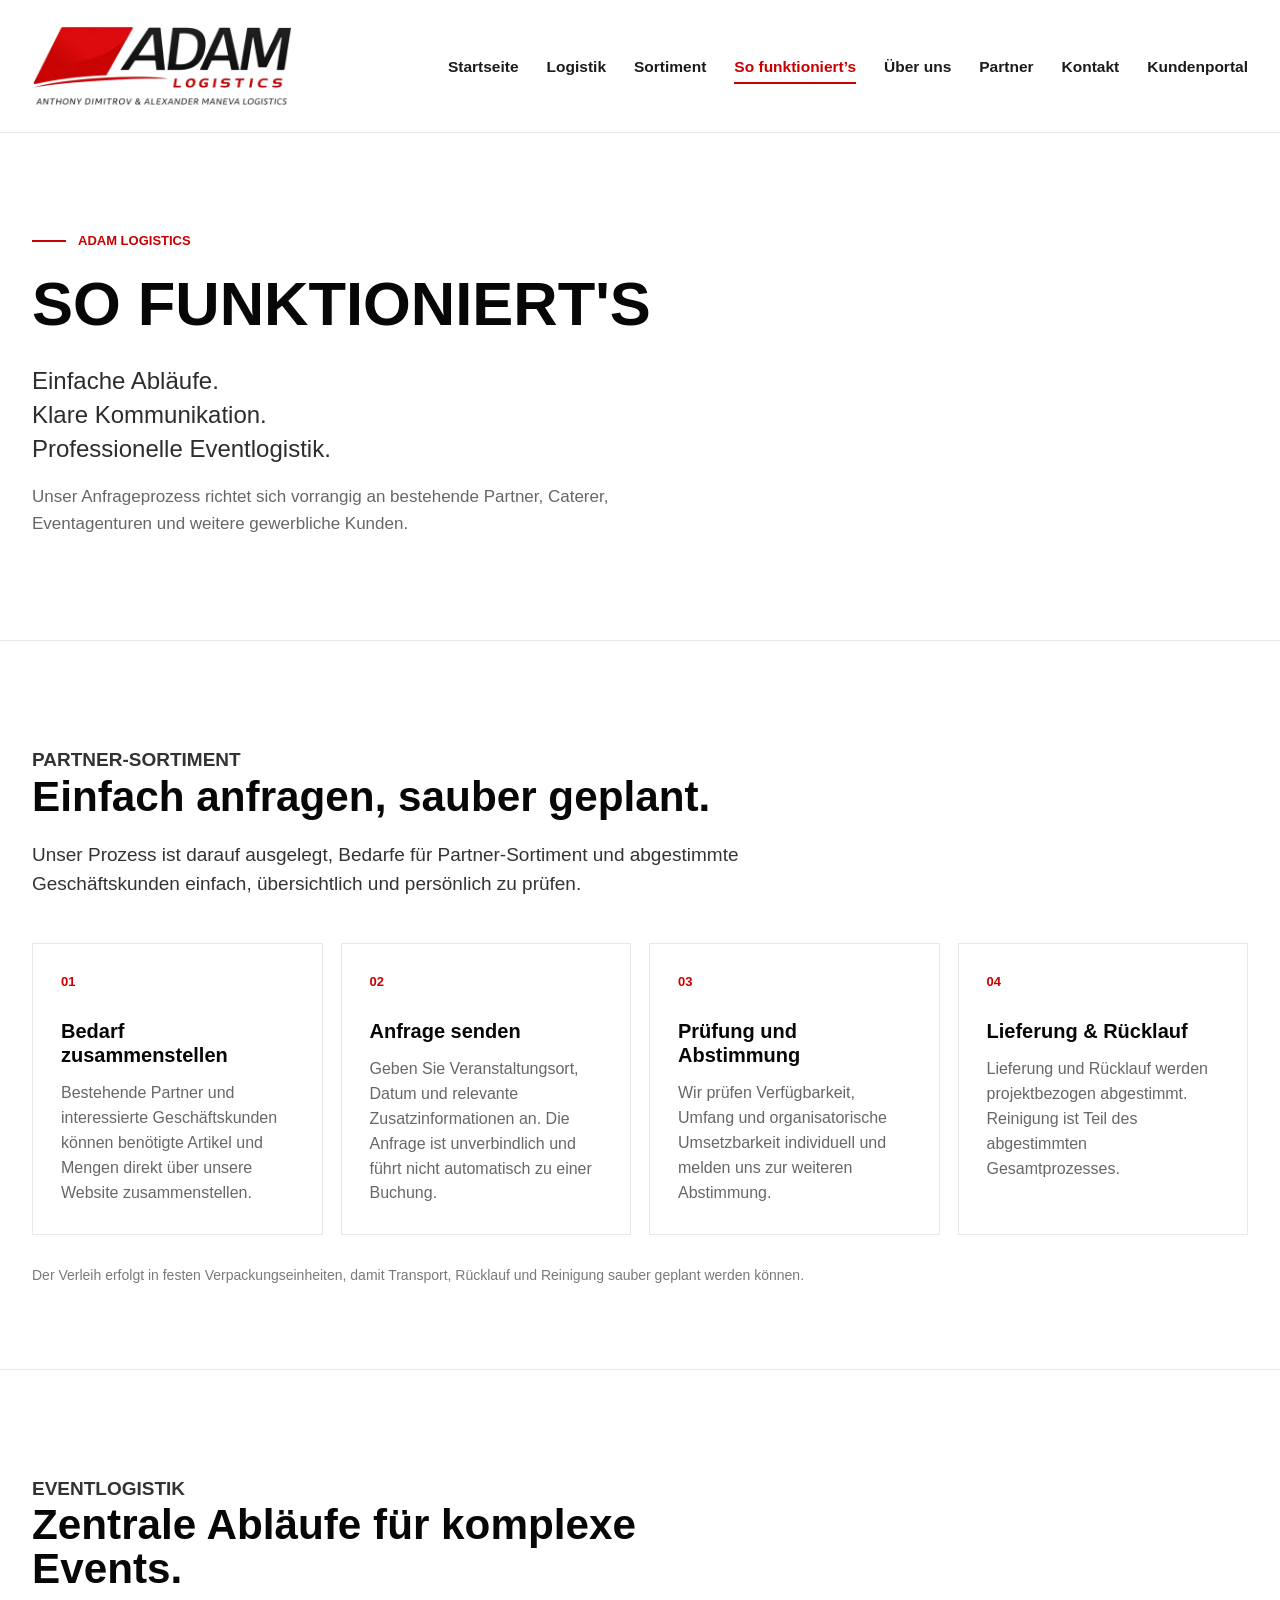
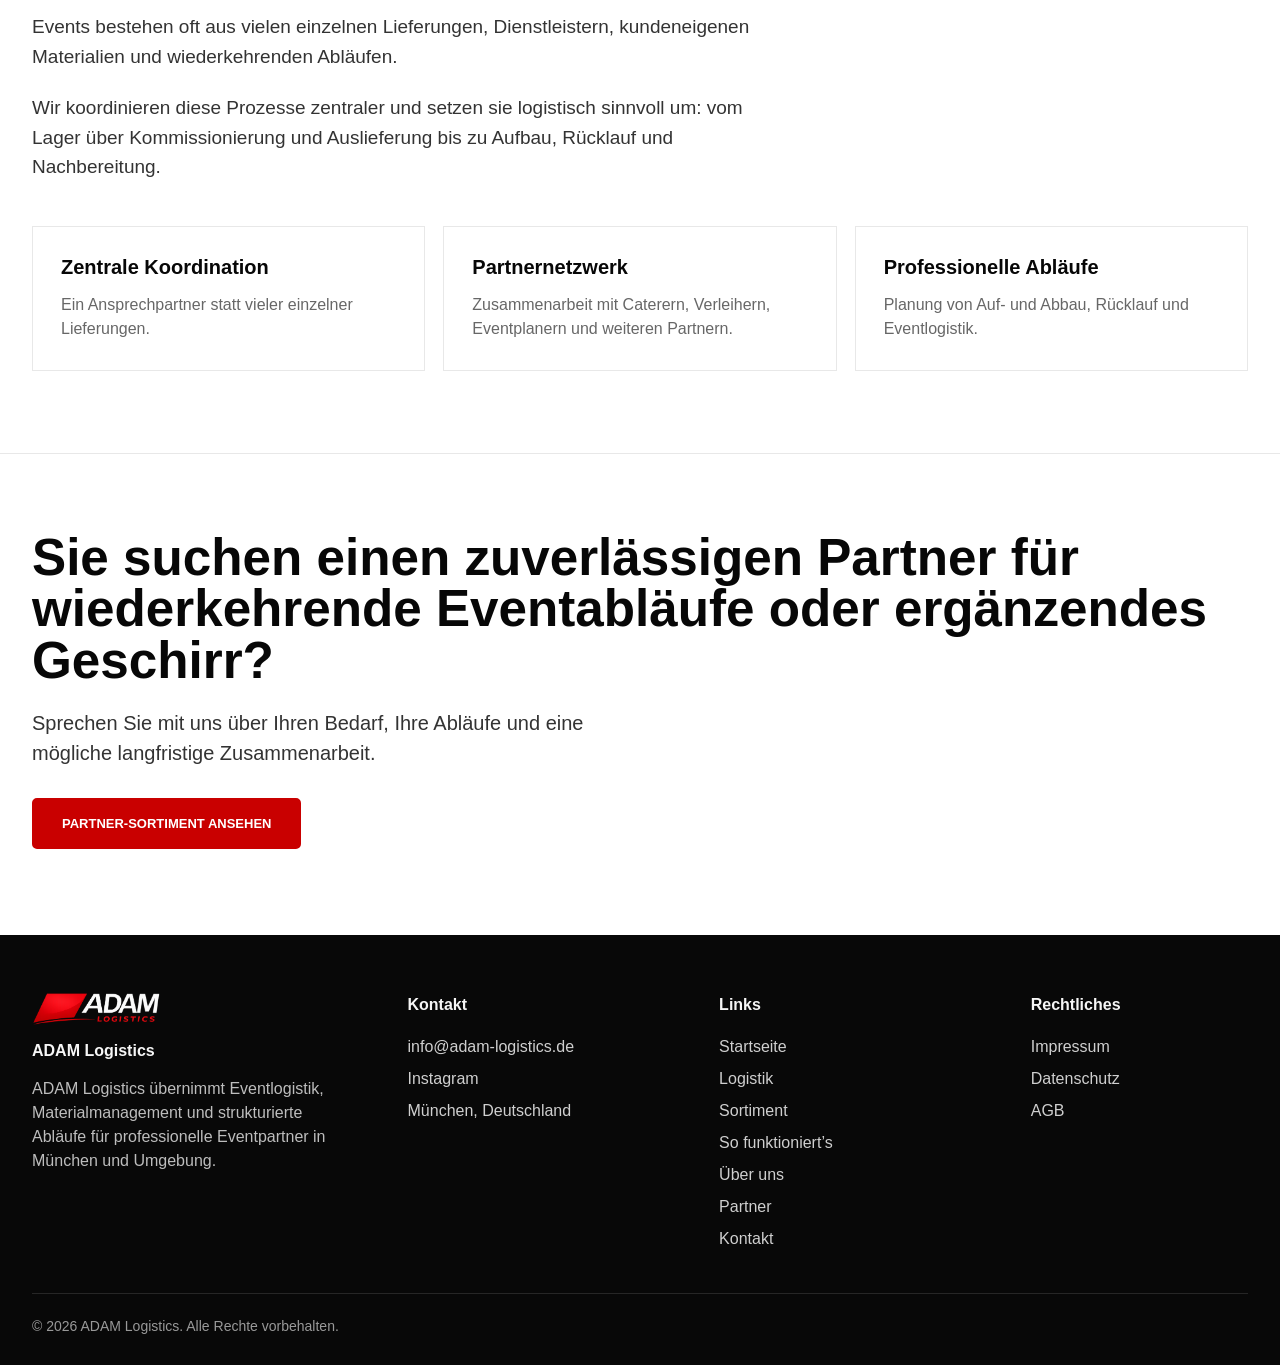
<file: so-funktionierts.html>
﻿<!DOCTYPE html>
<html lang="de">
<head>
    <meta charset="UTF-8">
    <meta name="viewport" content="width=device-width, initial-scale=1.0">
    <meta name="description" content="Ablauf von ADAM Logistics f&uuml;r Partner-Sortiment, Materialmanagement, Kommissionierung, Transport und Eventlogistik in M&uuml;nchen.">
    <title>So funktioniert's | ADAM Logistics</title>
    <link rel="icon" type="image/png" href="assets/favicon.png">
    <link rel="shortcut icon" href="assets/favicon.png">
    <link rel="stylesheet" href="css/style.css">
</head>
<body>
    <header class="site-header">
        <div class="header-inner">
            <a class="logo-link" href="index.html" aria-label="ADAM Logistics Startseite">
                <img class="site-logo" src="assets/ADAM_logo_black.png" alt="ADAM Logistics Logo" data-fallback="ADAM Logistics">
                <span class="logo-fallback" aria-hidden="true">ADAM Logistics</span>
            </a>

            <button class="nav-toggle" type="button" aria-controls="primary-navigation" aria-expanded="false" aria-label="Navigation öffnen">
                <span></span>
                <span></span>
                <span></span>
            </button>

            <nav class="main-nav" id="primary-navigation" aria-label="Hauptnavigation">
                <a class="nav-link" href="index.html">Startseite</a>
                <a class="nav-link" href="logistik.html">Logistik</a>
                <a class="nav-link" href="verleih.html">Sortiment</a>
                <a class="nav-link active" href="so-funktionierts.html" aria-current="page">So funktioniert’s</a>
                <a class="nav-link" href="ueber-uns.html">Über uns</a>
                <a class="nav-link" href="partner.html">Partner</a>
                <a class="nav-link" href="kontakt.html">Kontakt</a>
                <a class="nav-link" href="https://portal.adam-logistics.de/kundenportal/anmelden/">Kundenportal</a>
            </nav>
        </div>
    </header>

    <main>
        <section class="page-hero" aria-labelledby="page-title">
            <div class="page-hero-inner">
                <p class="eyebrow">ADAM LOGISTICS</p>
                <h1 id="page-title">SO FUNKTIONIERT'S</h1>
                <p>
                    Einfache Abläufe.<br>
                    Klare Kommunikation.<br>
                    Professionelle Eventlogistik.
                </p>
                <p class="page-hero-small">Unser Anfrageprozess richtet sich vorrangig an bestehende Partner, Caterer, Eventagenturen und weitere gewerbliche Kunden.</p>
            </div>
        </section>

        <section class="content-section" aria-labelledby="rental-title">
            <div class="section-inner">
                <div class="section-heading">
                    <p class="section-kicker">PARTNER-SORTIMENT</p>
                    <h2 id="rental-title">Einfach anfragen, sauber geplant.</h2>
                    <p>Unser Prozess ist darauf ausgelegt, Bedarfe f&uuml;r Partner-Sortiment und abgestimmte Gesch&auml;ftskunden einfach, &uuml;bersichtlich und pers&ouml;nlich zu pr&uuml;fen.</p>
                </div>

                <div class="steps-grid">
                    <article class="step-card">
                        <span>01</span>
                        <h3>Bedarf zusammenstellen</h3>
                        <p>Bestehende Partner und interessierte Gesch&auml;ftskunden k&ouml;nnen ben&ouml;tigte Artikel und Mengen direkt &uuml;ber unsere Website zusammenstellen.</p>
                    </article>
                    <article class="step-card">
                        <span>02</span>
                        <h3>Anfrage senden</h3>
                        <p>Geben Sie Veranstaltungsort, Datum und relevante Zusatzinformationen an. Die Anfrage ist unverbindlich und f&uuml;hrt nicht automatisch zu einer Buchung.</p>
                    </article>
                    <article class="step-card">
                        <span>03</span>
                        <h3>Pr&uuml;fung und Abstimmung</h3>
                        <p>Wir pr&uuml;fen Verf&uuml;gbarkeit, Umfang und organisatorische Umsetzbarkeit individuell und melden uns zur weiteren Abstimmung.</p>
                    </article>
                    <article class="step-card">
                        <span>04</span>
                        <h3>Lieferung &amp; Rücklauf</h3>
                        <p>Lieferung und R&uuml;cklauf werden projektbezogen abgestimmt. Reinigung ist Teil des abgestimmten Gesamtprozesses.</p>
                    </article>
                </div>

                <p class="section-note">Der Verleih erfolgt in festen Verpackungseinheiten, damit Transport, Rücklauf und Reinigung sauber geplant werden können.</p>
            </div>
        </section>

        <section class="content-section logistics-section" aria-labelledby="logistics-title">
            <div class="section-inner">
                <div class="section-heading">
                    <p class="section-kicker">EVENTLOGISTIK</p>
                    <h2 id="logistics-title">Zentrale Abläufe für komplexe Events.</h2>
                    <p>Events bestehen oft aus vielen einzelnen Lieferungen, Dienstleistern, kundeneigenen Materialien und wiederkehrenden Abl&auml;ufen.</p>
                    <p>Wir koordinieren diese Prozesse zentraler und setzen sie logistisch sinnvoll um: vom Lager &uuml;ber Kommissionierung und Auslieferung bis zu Aufbau, R&uuml;cklauf und Nachbereitung.</p>
                </div>

                <div class="feature-grid">
                    <article class="feature-card">
                        <h3>Zentrale Koordination</h3>
                        <p>Ein Ansprechpartner statt vieler einzelner Lieferungen.</p>
                    </article>
                    <article class="feature-card">
                        <h3>Partnernetzwerk</h3>
                        <p>Zusammenarbeit mit Caterern, Verleihern, Eventplanern und weiteren Partnern.</p>
                    </article>
                    <article class="feature-card">
                        <h3>Professionelle Abläufe</h3>
                        <p>Planung von Auf- und Abbau, Rücklauf und Eventlogistik.</p>
                    </article>
                </div>
            </div>
        </section>

        <section class="cta-section" aria-labelledby="cta-title">
            <div class="cta-inner">
                <h2 id="cta-title">Sie suchen einen zuverl&auml;ssigen Partner f&uuml;r wiederkehrende Eventabl&auml;ufe oder erg&auml;nzendes Geschirr?</h2>
                <p>Sprechen Sie mit uns &uuml;ber Ihren Bedarf, Ihre Abl&auml;ufe und eine m&ouml;gliche langfristige Zusammenarbeit.</p>
                <a class="btn btn-primary" href="verleih.html">PARTNER-SORTIMENT ANSEHEN</a>
            </div>
        </section>
    </main>

    <footer class="site-footer">
        <div class="footer-inner">
            <div class="footer-brand">
                <img class="footer-logo" src="assets/ADAM_logo_white_NN.png" alt="ADAM Logistics Logo" data-fallback="ADAM Logistics">
                <h2>ADAM Logistics</h2>
                <p>ADAM Logistics &uuml;bernimmt Eventlogistik, Materialmanagement und strukturierte Abl&auml;ufe f&uuml;r professionelle Eventpartner in M&uuml;nchen und Umgebung.</p>
            </div>

            <div class="footer-column">
                <h2>Kontakt</h2>
                <address>
                    <a href="mailto:info@adam-logistics.de">info@adam-logistics.de</a>
                    <a href="https://www.instagram.com/adamlogisticsde/" target="_blank" rel="noopener noreferrer">Instagram</a>
                    <span>M&uuml;nchen, Deutschland</span>
                </address>
            </div>

            <div class="footer-column">
                <h2>Links</h2>
                <nav aria-label="Footer Navigation">
                    <a href="index.html">Startseite</a>
                    <a href="logistik.html">Logistik</a>
                    <a href="verleih.html">Sortiment</a>
                    <a href="so-funktionierts.html">So funktioniert’s</a>
                    <a href="ueber-uns.html">Über uns</a>
                    <a href="partner.html">Partner</a>
                    <a href="kontakt.html">Kontakt</a>
                </nav>
            </div>

            <div class="footer-column">
                <h2>Rechtliches</h2>
                <nav aria-label="Rechtliche Links">
                    <a href="impressum.html">Impressum</a>
                    <a href="datenschutz.html">Datenschutz</a>
                    <a href="agb.html">AGB</a>
                </nav>
            </div>
        </div>
        <p class="copyright">© 2026 ADAM Logistics. Alle Rechte vorbehalten.</p>
    </footer>

    <script src="js/main.js"></script>
</body>
</html>
</file>
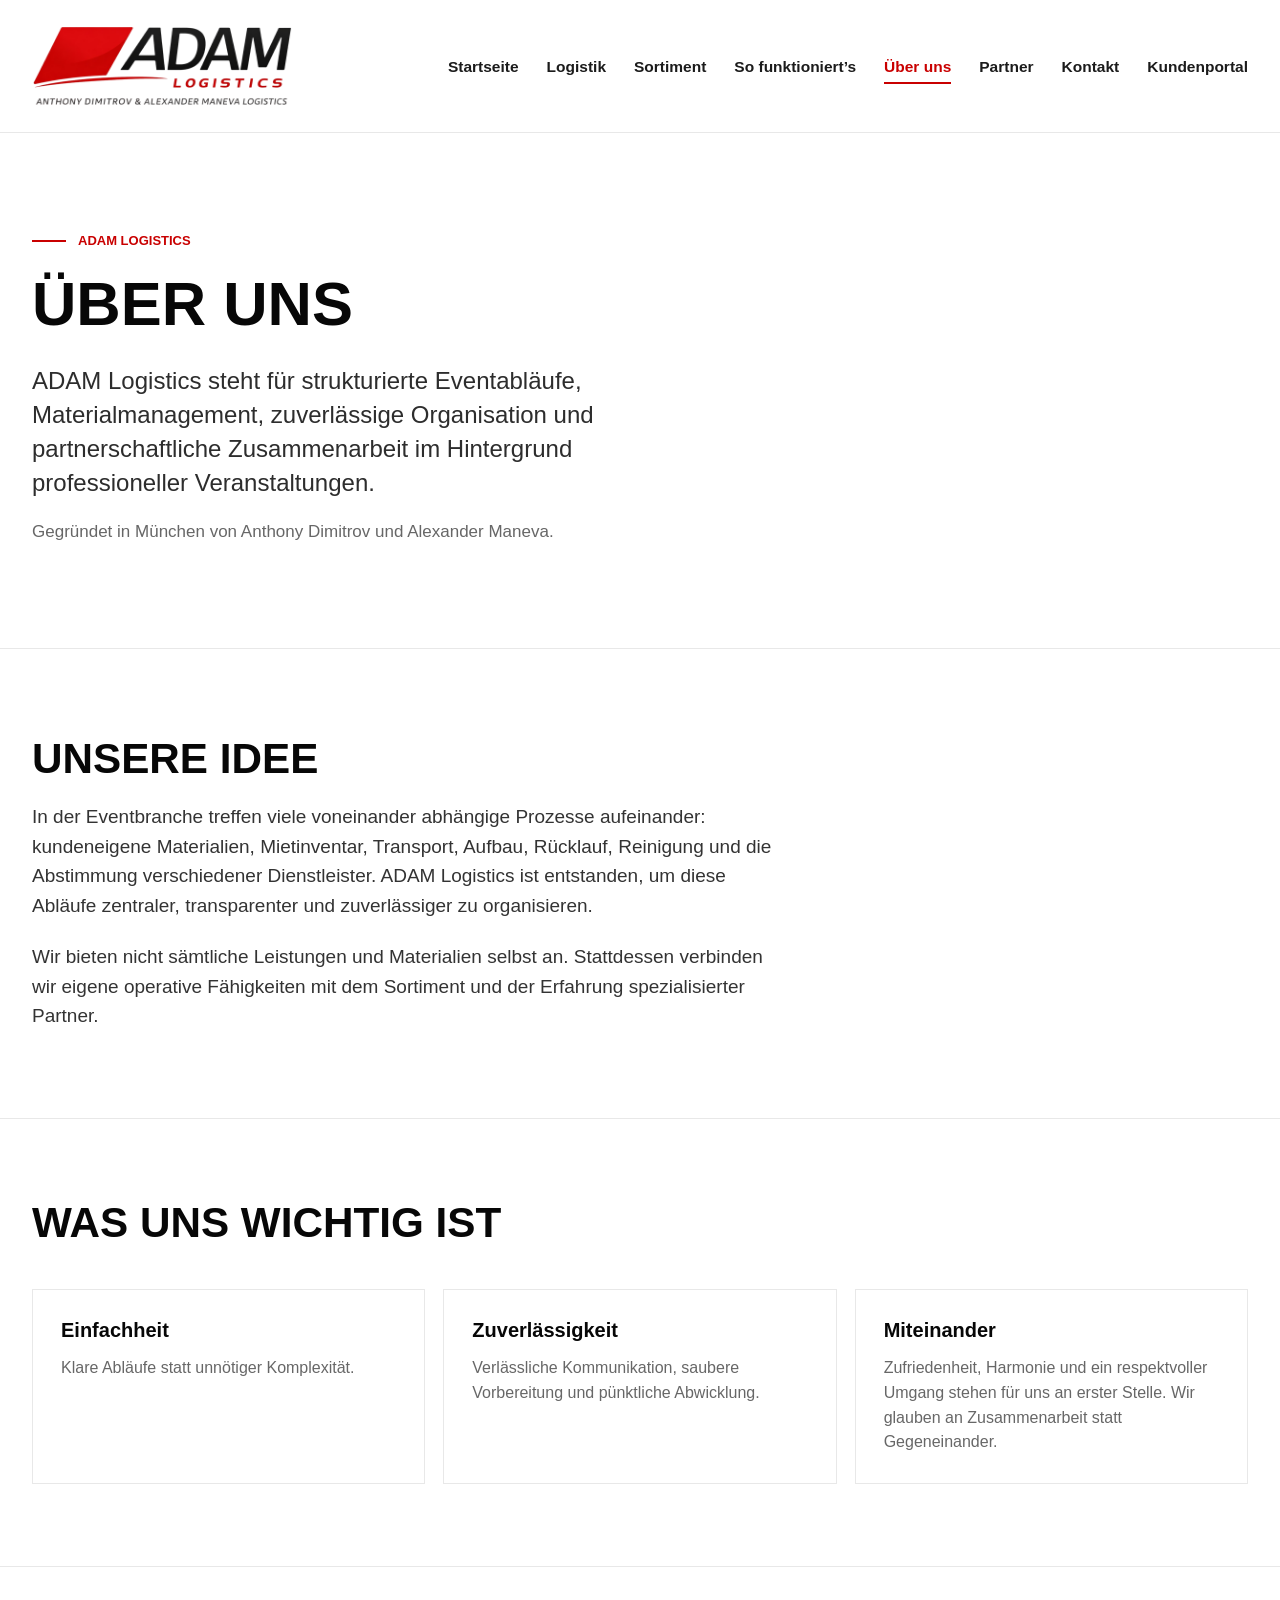
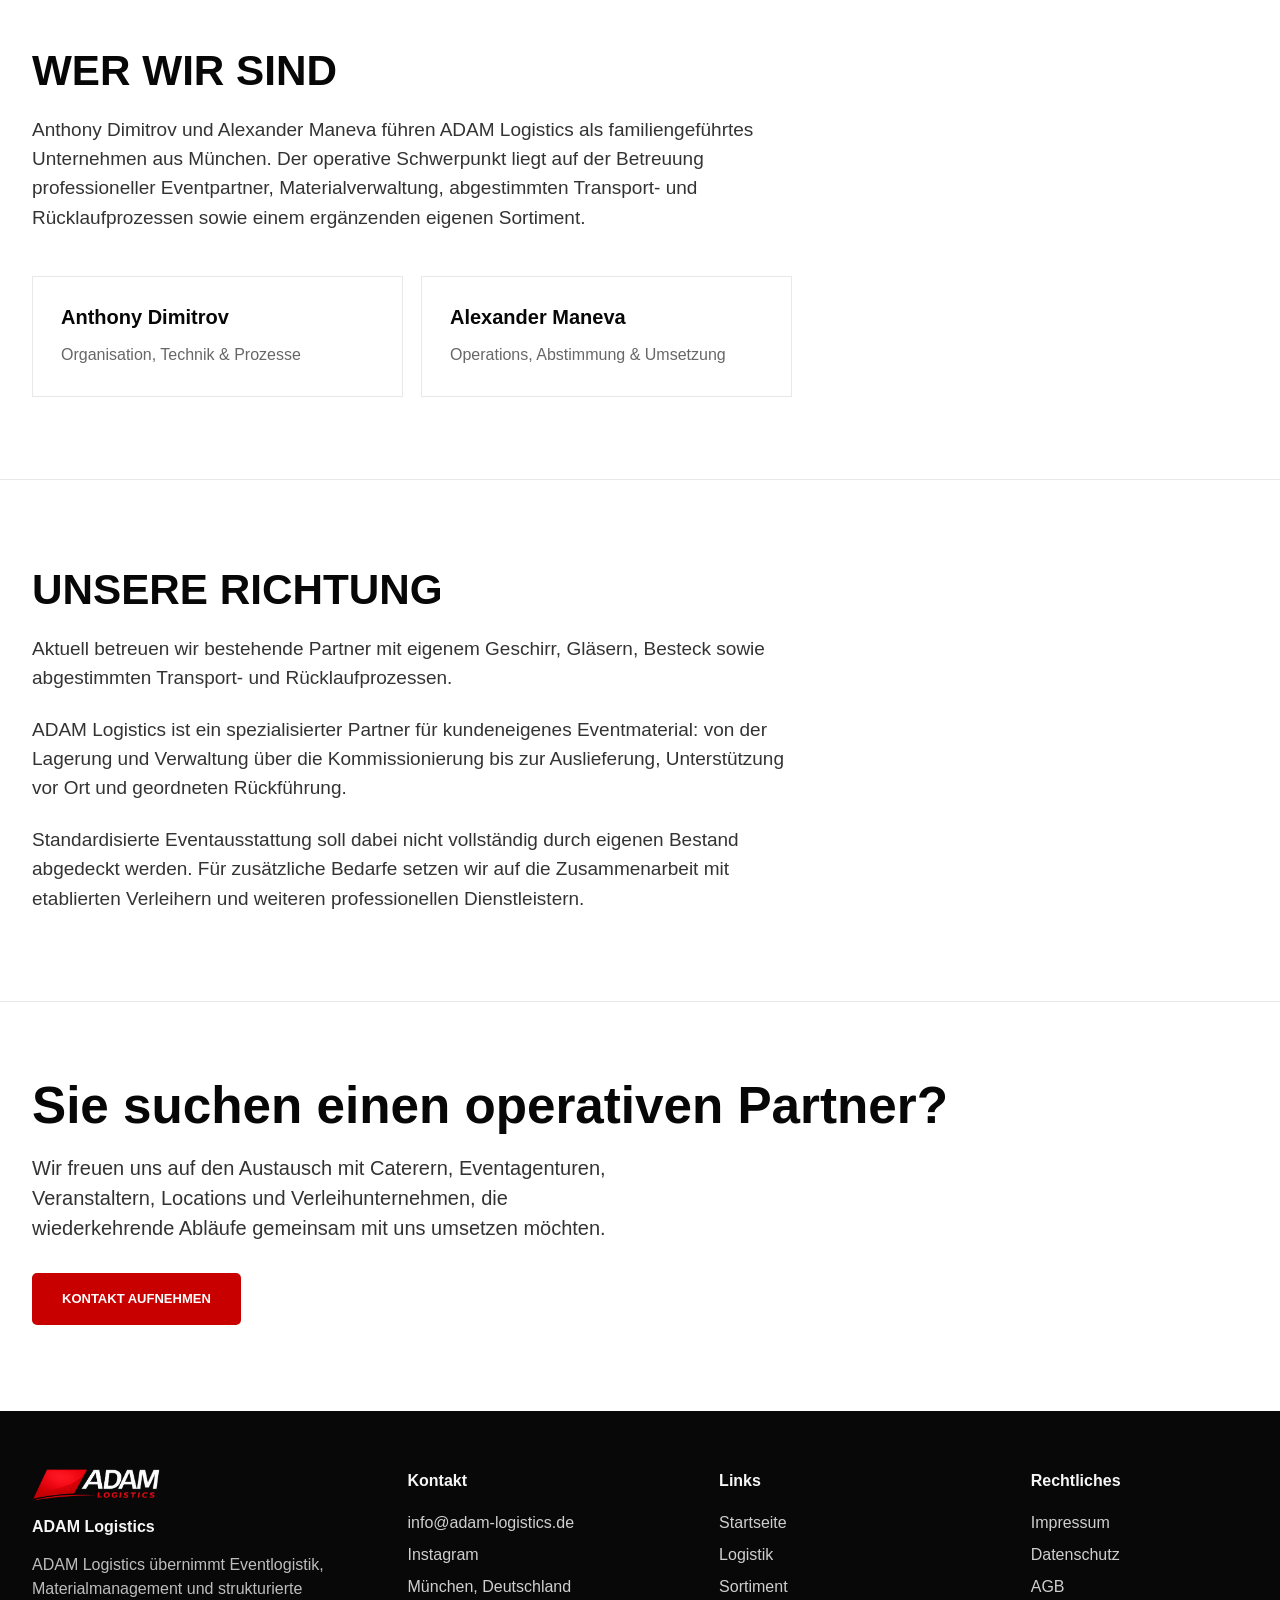
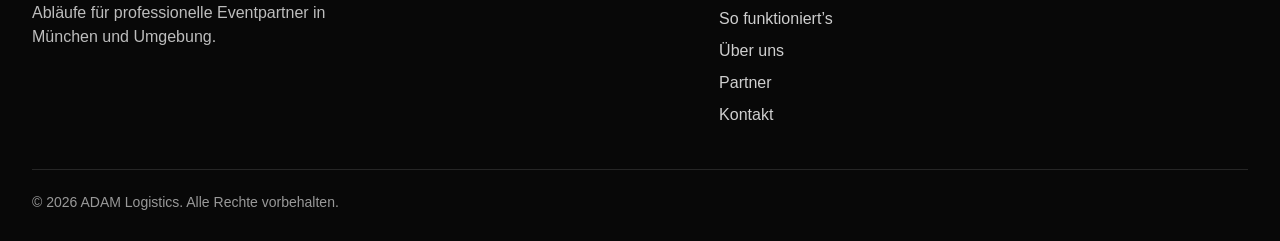
<file: ueber-uns.html>
﻿<!DOCTYPE html>
<html lang="de">
<head>
    <meta charset="UTF-8">
    <meta name="viewport" content="width=device-width, initial-scale=1.0">
    <meta name="description" content="ADAM Logistics ist ein familiengef&uuml;hrtes Unternehmen aus M&uuml;nchen f&uuml;r strukturierte Eventabl&auml;ufe, Materialmanagement und operative Eventlogistik.">
    <title>&Uuml;ber uns | ADAM Logistics</title>
    <link rel="icon" type="image/png" href="assets/favicon.png">
    <link rel="shortcut icon" href="assets/favicon.png">
    <link rel="stylesheet" href="css/style.css">
</head>
<body>
    <header class="site-header">
        <div class="header-inner">
            <a class="logo-link" href="index.html" aria-label="ADAM Logistics Startseite">
                <img class="site-logo" src="assets/ADAM_logo_black.png" alt="ADAM Logistics Logo" data-fallback="ADAM Logistics">
                <span class="logo-fallback" aria-hidden="true">ADAM Logistics</span>
            </a>

            <button class="nav-toggle" type="button" aria-controls="primary-navigation" aria-expanded="false" aria-label="Navigation öffnen">
                <span></span>
                <span></span>
                <span></span>
            </button>

            <nav class="main-nav" id="primary-navigation" aria-label="Hauptnavigation">
                <a class="nav-link" href="index.html">Startseite</a>
                <a class="nav-link" href="logistik.html">Logistik</a>
                <a class="nav-link" href="verleih.html">Sortiment</a>
                <a class="nav-link" href="so-funktionierts.html">So funktioniert&rsquo;s</a>
                <a class="nav-link active" href="ueber-uns.html" aria-current="page">&Uuml;ber uns</a>
                <a class="nav-link" href="partner.html">Partner</a>
                <a class="nav-link" href="kontakt.html">Kontakt</a>
                <a class="nav-link" href="https://portal.adam-logistics.de/kundenportal/anmelden/">Kundenportal</a>
            </nav>
        </div>
    </header>

    <main>
        <section class="page-hero" aria-labelledby="page-title">
            <div class="page-hero-inner">
                <p class="eyebrow">ADAM LOGISTICS</p>
                <h1 id="page-title">&Uuml;BER UNS</h1>
                <p>
                    ADAM Logistics steht f&uuml;r strukturierte Eventabl&auml;ufe, Materialmanagement, zuverl&auml;ssige Organisation und partnerschaftliche Zusammenarbeit im Hintergrund professioneller Veranstaltungen.
                </p>
                <p class="page-hero-small">Gegr&uuml;ndet in M&uuml;nchen von Anthony Dimitrov und Alexander Maneva.</p>
            </div>
        </section>

        <section class="content-section" aria-labelledby="idea-title">
            <div class="section-inner about-section-inner">
                <div class="section-heading">
                    <h2 id="idea-title">UNSERE IDEE</h2>
                    <p>In der Eventbranche treffen viele voneinander abh&auml;ngige Prozesse aufeinander: kundeneigene Materialien, Mietinventar, Transport, Aufbau, R&uuml;cklauf, Reinigung und die Abstimmung verschiedener Dienstleister. ADAM Logistics ist entstanden, um diese Abl&auml;ufe zentraler, transparenter und zuverl&auml;ssiger zu organisieren.</p>
                    <p>Wir bieten nicht s&auml;mtliche Leistungen und Materialien selbst an. Stattdessen verbinden wir eigene operative F&auml;higkeiten mit dem Sortiment und der Erfahrung spezialisierter Partner.</p>
                </div>
            </div>
        </section>

        <section class="content-section about-separated" aria-labelledby="values-title">
            <div class="section-inner">
                <div class="section-heading">
                    <h2 id="values-title">WAS UNS WICHTIG IST</h2>
                </div>

                <div class="feature-grid">
                    <article class="feature-card">
                        <h3>Einfachheit</h3>
                        <p>Klare Abl&auml;ufe statt unn&ouml;tiger Komplexit&auml;t.</p>
                    </article>
                    <article class="feature-card">
                        <h3>Zuverl&auml;ssigkeit</h3>
                        <p>Verl&auml;ssliche Kommunikation, saubere Vorbereitung und p&uuml;nktliche Abwicklung.</p>
                    </article>
                    <article class="feature-card">
                        <h3>Miteinander</h3>
                        <p>Zufriedenheit, Harmonie und ein respektvoller Umgang stehen f&uuml;r uns an erster Stelle. Wir glauben an Zusammenarbeit statt Gegeneinander.</p>
                    </article>
                </div>
            </div>
        </section>

        <section class="content-section about-separated" aria-labelledby="team-title">
            <div class="section-inner">
                <div class="section-heading">
                    <h2 id="team-title">WER WIR SIND</h2>
                    <p>Anthony Dimitrov und Alexander Maneva f&uuml;hren ADAM Logistics als familiengef&uuml;hrtes Unternehmen aus M&uuml;nchen. Der operative Schwerpunkt liegt auf der Betreuung professioneller Eventpartner, Materialverwaltung, abgestimmten Transport- und R&uuml;cklaufprozessen sowie einem erg&auml;nzenden eigenen Sortiment.</p>
                </div>

                <div class="profile-grid">
                    <article class="profile-card">
                        <h3>Anthony Dimitrov</h3>
                        <p>Organisation, Technik &amp; Prozesse</p>
                    </article>
                    <article class="profile-card">
                        <h3>Alexander Maneva</h3>
                        <p>Operations, Abstimmung &amp; Umsetzung</p>
                    </article>
                </div>
            </div>
        </section>

        <section class="content-section about-separated" aria-labelledby="direction-title">
            <div class="section-inner about-section-inner">
                <div class="section-heading">
                    <h2 id="direction-title">UNSERE RICHTUNG</h2>
                    <p>Aktuell betreuen wir bestehende Partner mit eigenem Geschirr, Gl&auml;sern, Besteck sowie abgestimmten Transport- und R&uuml;cklaufprozessen.</p>
                    <p>ADAM Logistics ist ein spezialisierter Partner f&uuml;r kundeneigenes Eventmaterial: von der Lagerung und Verwaltung &uuml;ber die Kommissionierung bis zur Auslieferung, Unterst&uuml;tzung vor Ort und geordneten R&uuml;ckf&uuml;hrung.</p>
                    <p>Standardisierte Eventausstattung soll dabei nicht vollst&auml;ndig durch eigenen Bestand abgedeckt werden. F&uuml;r zus&auml;tzliche Bedarfe setzen wir auf die Zusammenarbeit mit etablierten Verleihern und weiteren professionellen Dienstleistern.</p>
                </div>
            </div>
        </section>

        <section class="cta-section" aria-labelledby="cta-title">
            <div class="cta-inner">
                <h2 id="cta-title">Sie suchen einen operativen Partner?</h2>
                <p>Wir freuen uns auf den Austausch mit Caterern, Eventagenturen, Veranstaltern, Locations und Verleihunternehmen, die wiederkehrende Abl&auml;ufe gemeinsam mit uns umsetzen m&ouml;chten.</p>
                <a class="btn btn-primary" href="kontakt.html">KONTAKT AUFNEHMEN</a>
            </div>
        </section>
    </main>

    <footer class="site-footer">
        <div class="footer-inner">
            <div class="footer-brand">
                <img class="footer-logo" src="assets/ADAM_logo_white_NN.png" alt="ADAM Logistics Logo" data-fallback="ADAM Logistics">
                <h2>ADAM Logistics</h2>
                <p>ADAM Logistics &uuml;bernimmt Eventlogistik, Materialmanagement und strukturierte Abl&auml;ufe f&uuml;r professionelle Eventpartner in M&uuml;nchen und Umgebung.</p>
            </div>

            <div class="footer-column">
                <h2>Kontakt</h2>
                <address>
                    <a href="mailto:info@adam-logistics.de">info@adam-logistics.de</a>
                    <a href="https://www.instagram.com/adamlogisticsde/" target="_blank" rel="noopener noreferrer">Instagram</a>
                    <span>M&uuml;nchen, Deutschland</span>
                </address>
            </div>

            <div class="footer-column">
                <h2>Links</h2>
                <nav aria-label="Footer Navigation">
                    <a href="index.html">Startseite</a>
                    <a href="logistik.html">Logistik</a>
                    <a href="verleih.html">Sortiment</a>
                    <a href="so-funktionierts.html">So funktioniert&rsquo;s</a>
                    <a href="ueber-uns.html">&Uuml;ber uns</a>
                    <a href="partner.html">Partner</a>
                    <a href="kontakt.html">Kontakt</a>
                </nav>
            </div>

            <div class="footer-column">
                <h2>Rechtliches</h2>
                <nav aria-label="Rechtliche Links">
                    <a href="impressum.html">Impressum</a>
                    <a href="datenschutz.html">Datenschutz</a>
                    <a href="agb.html">AGB</a>
                </nav>
            </div>
        </div>
        <p class="copyright">&copy; 2026 ADAM Logistics. Alle Rechte vorbehalten.</p>
    </footer>

    <script src="js/main.js"></script>
</body>
</html>
</file>
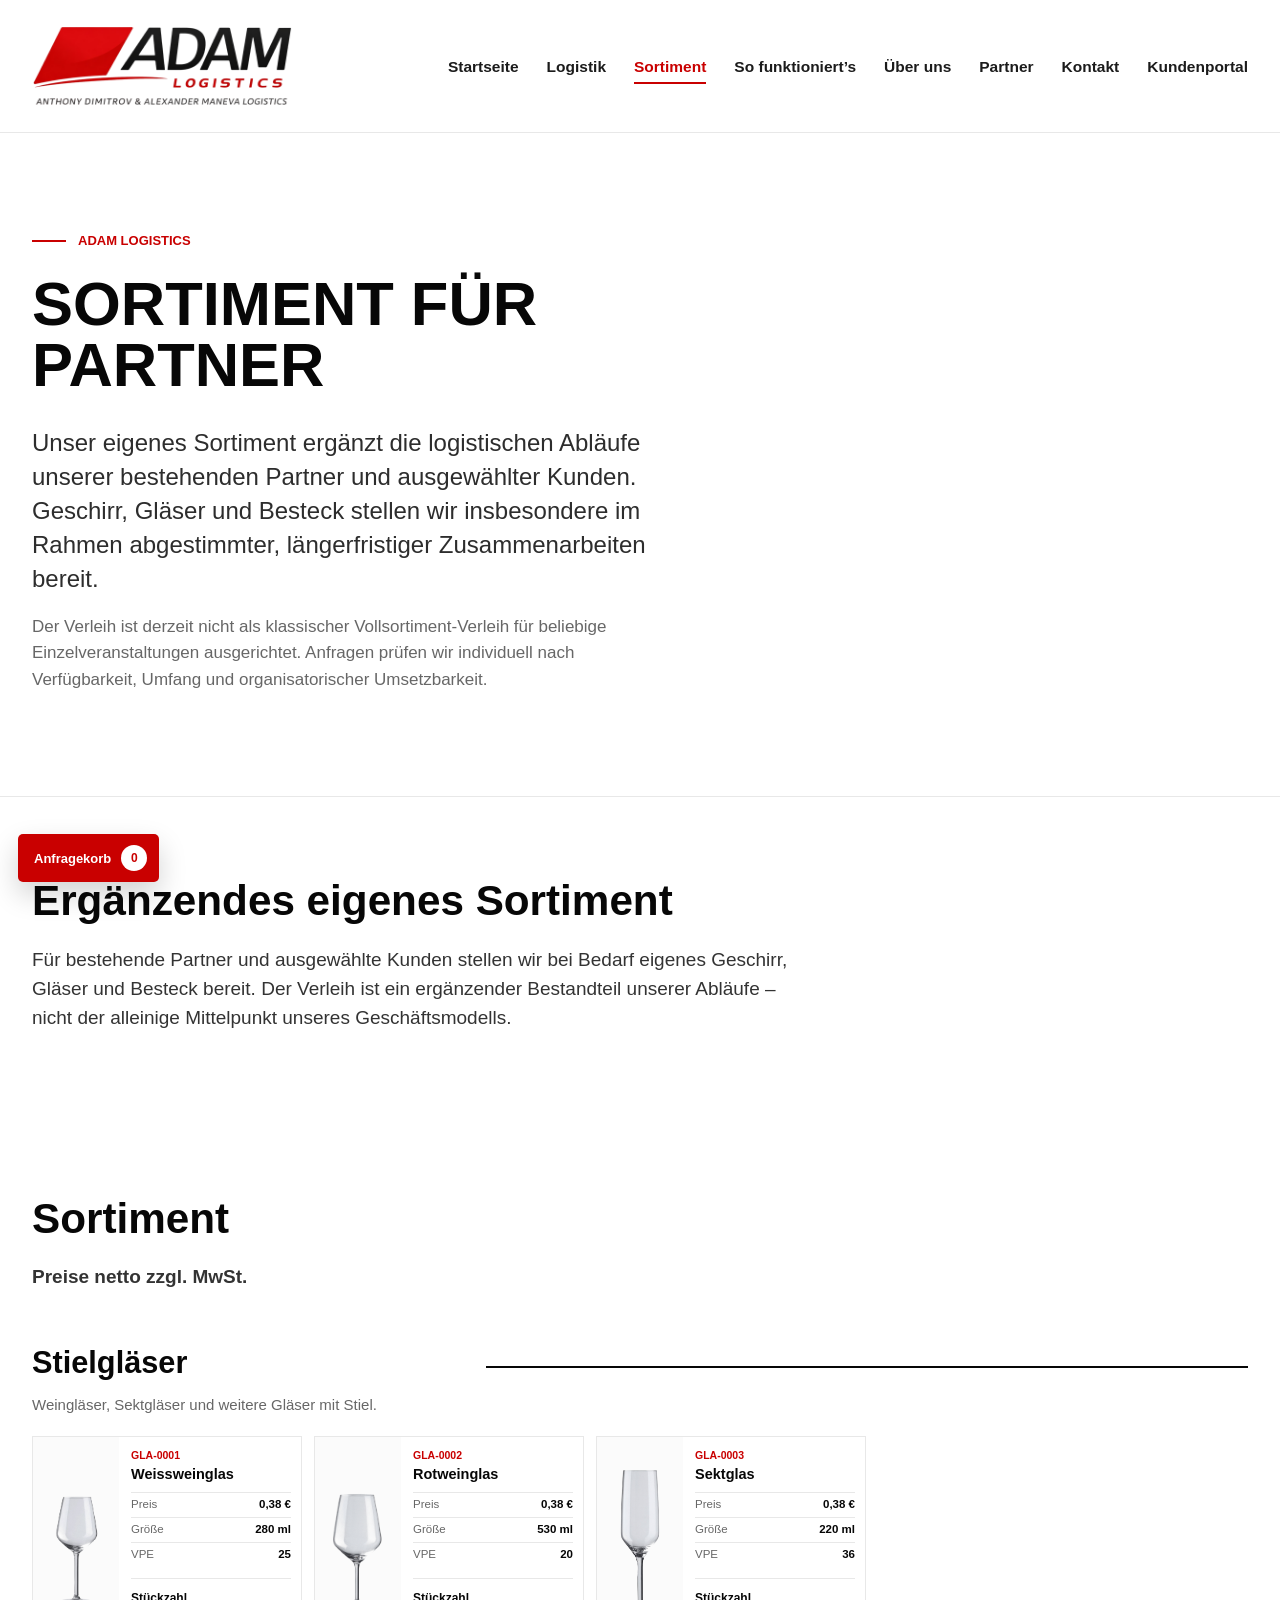
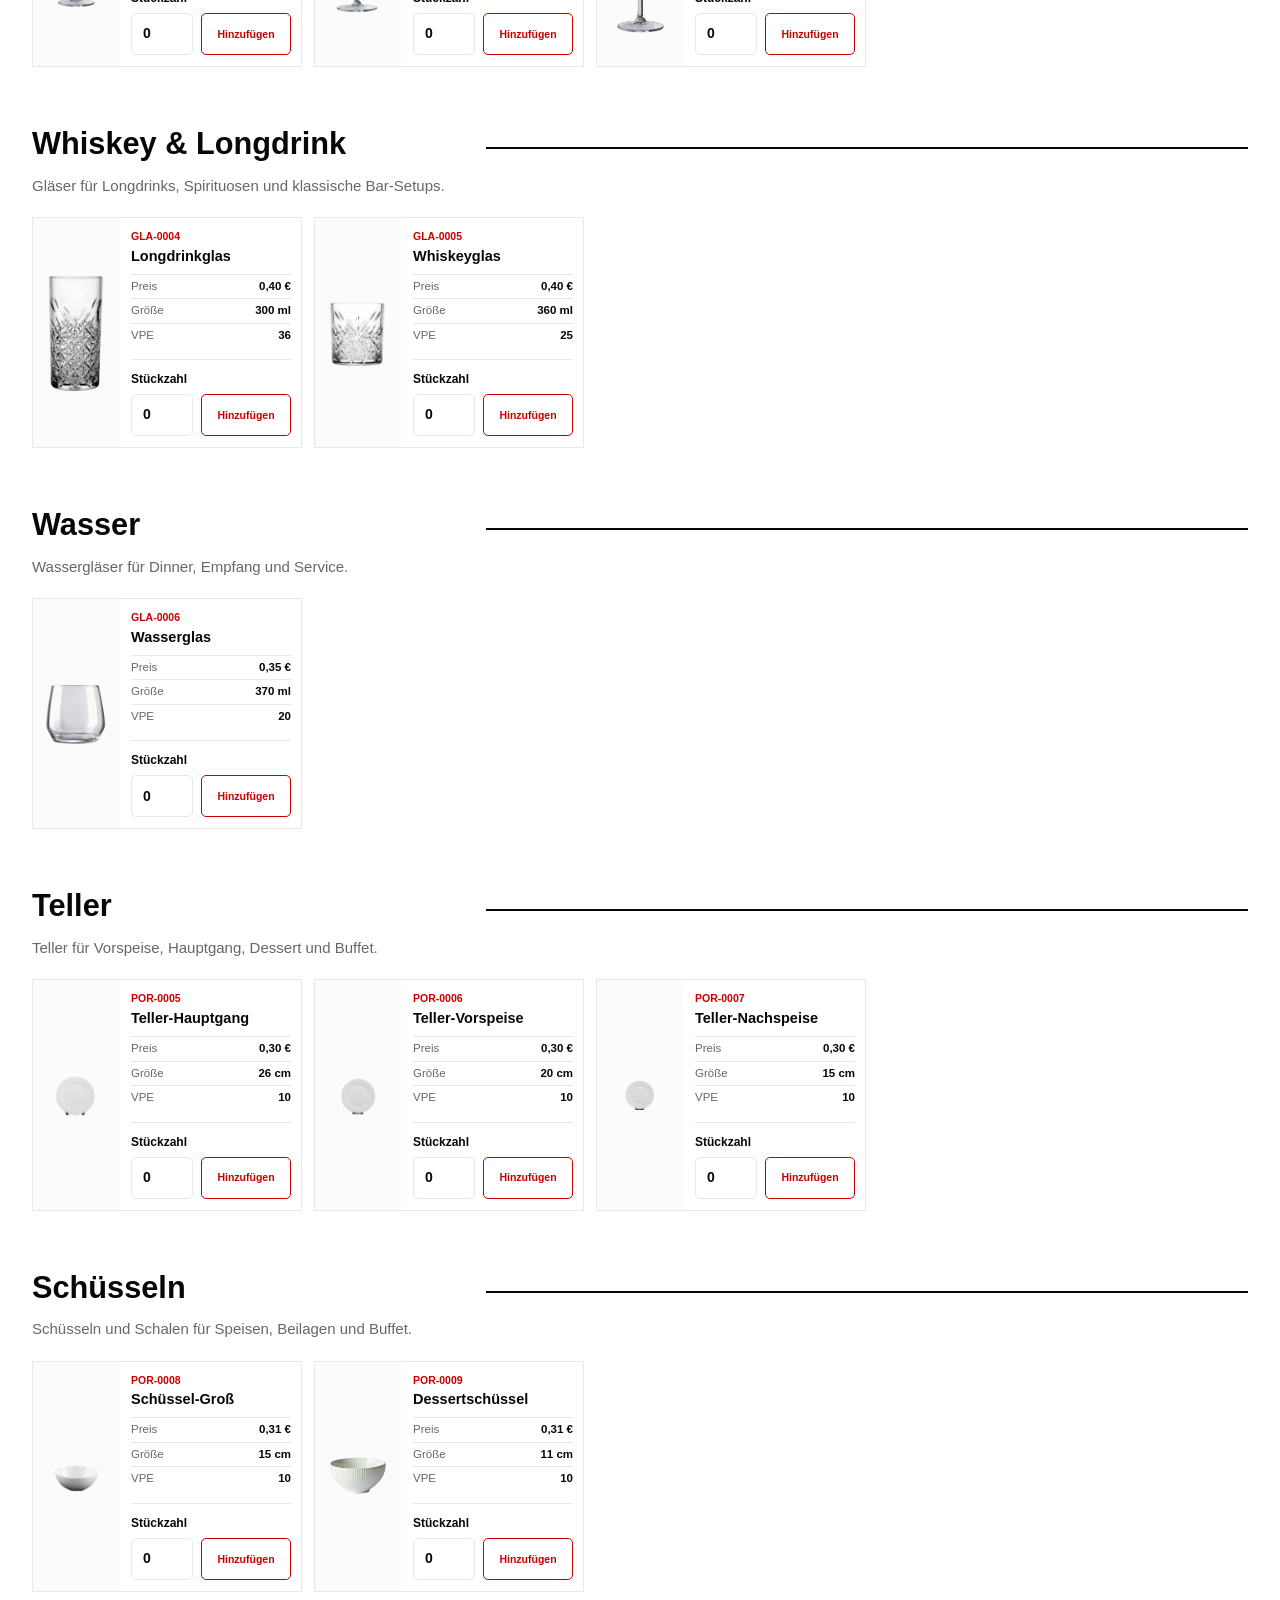
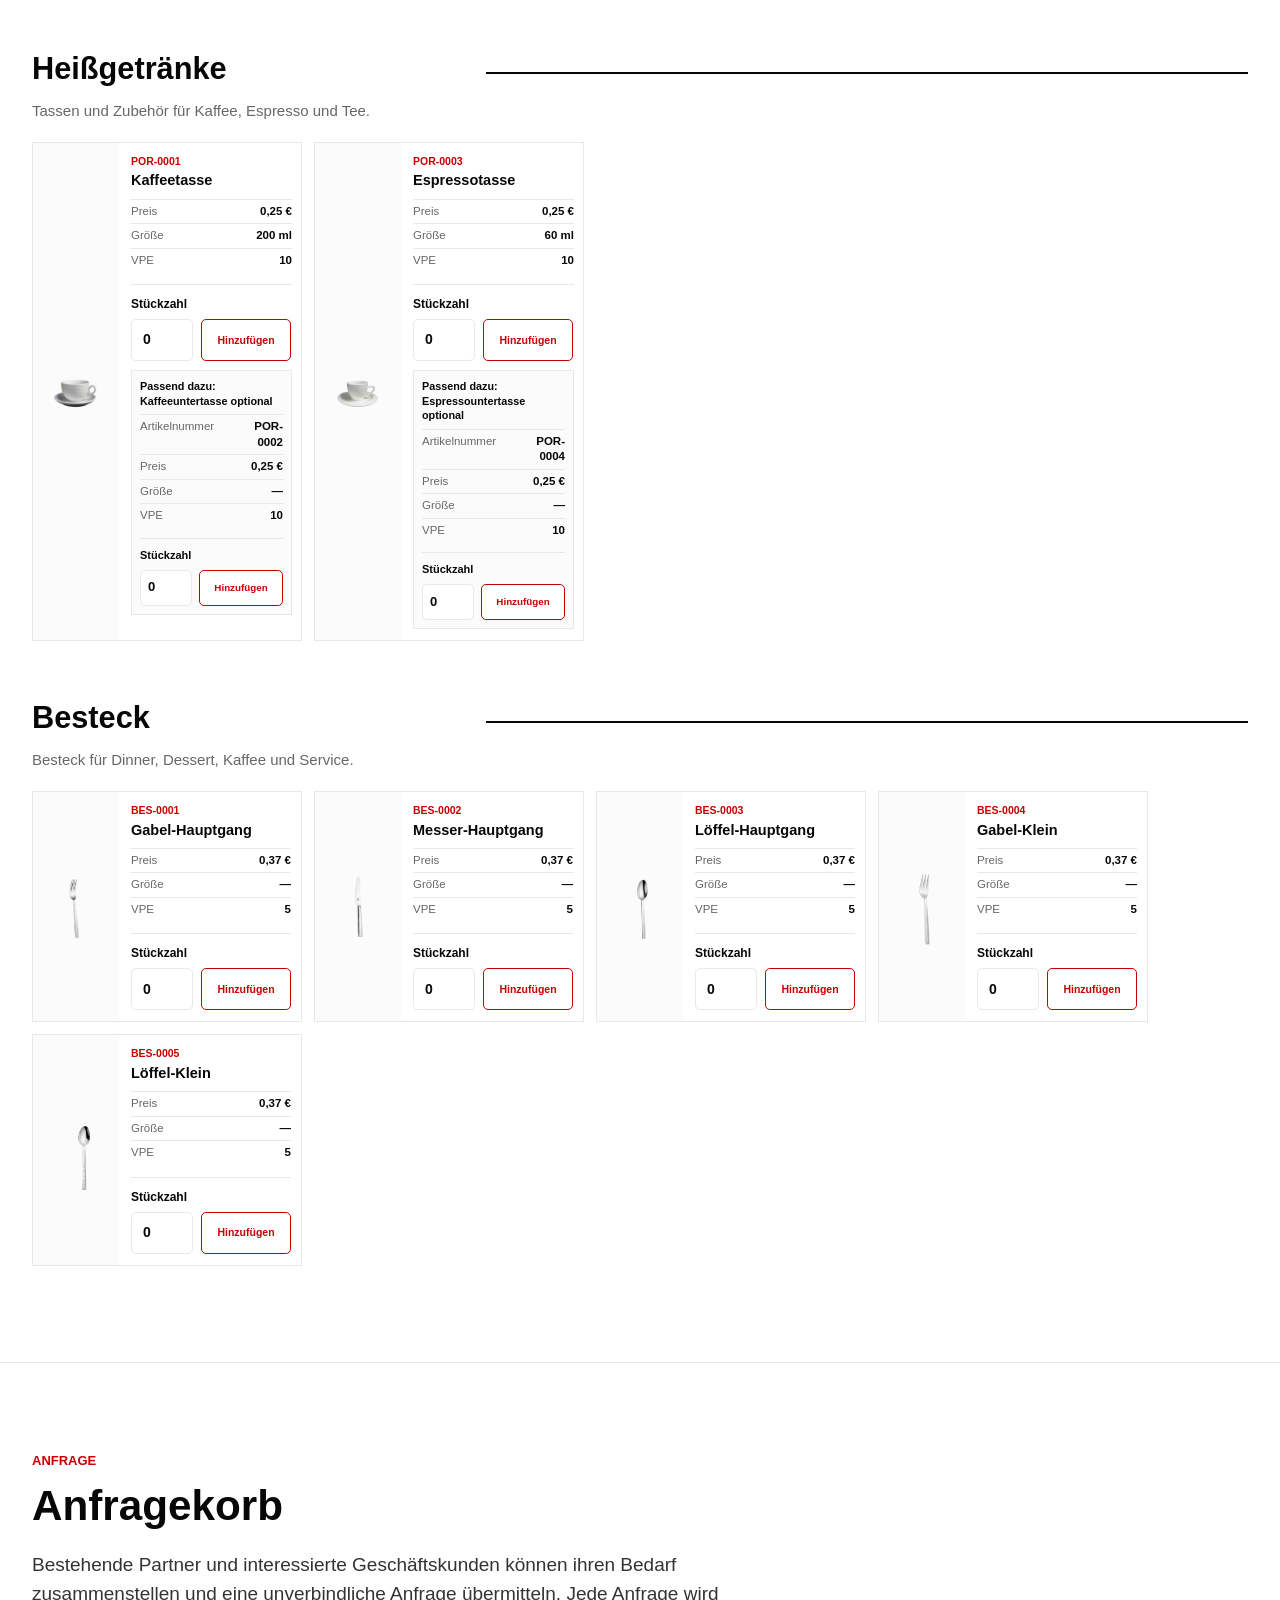
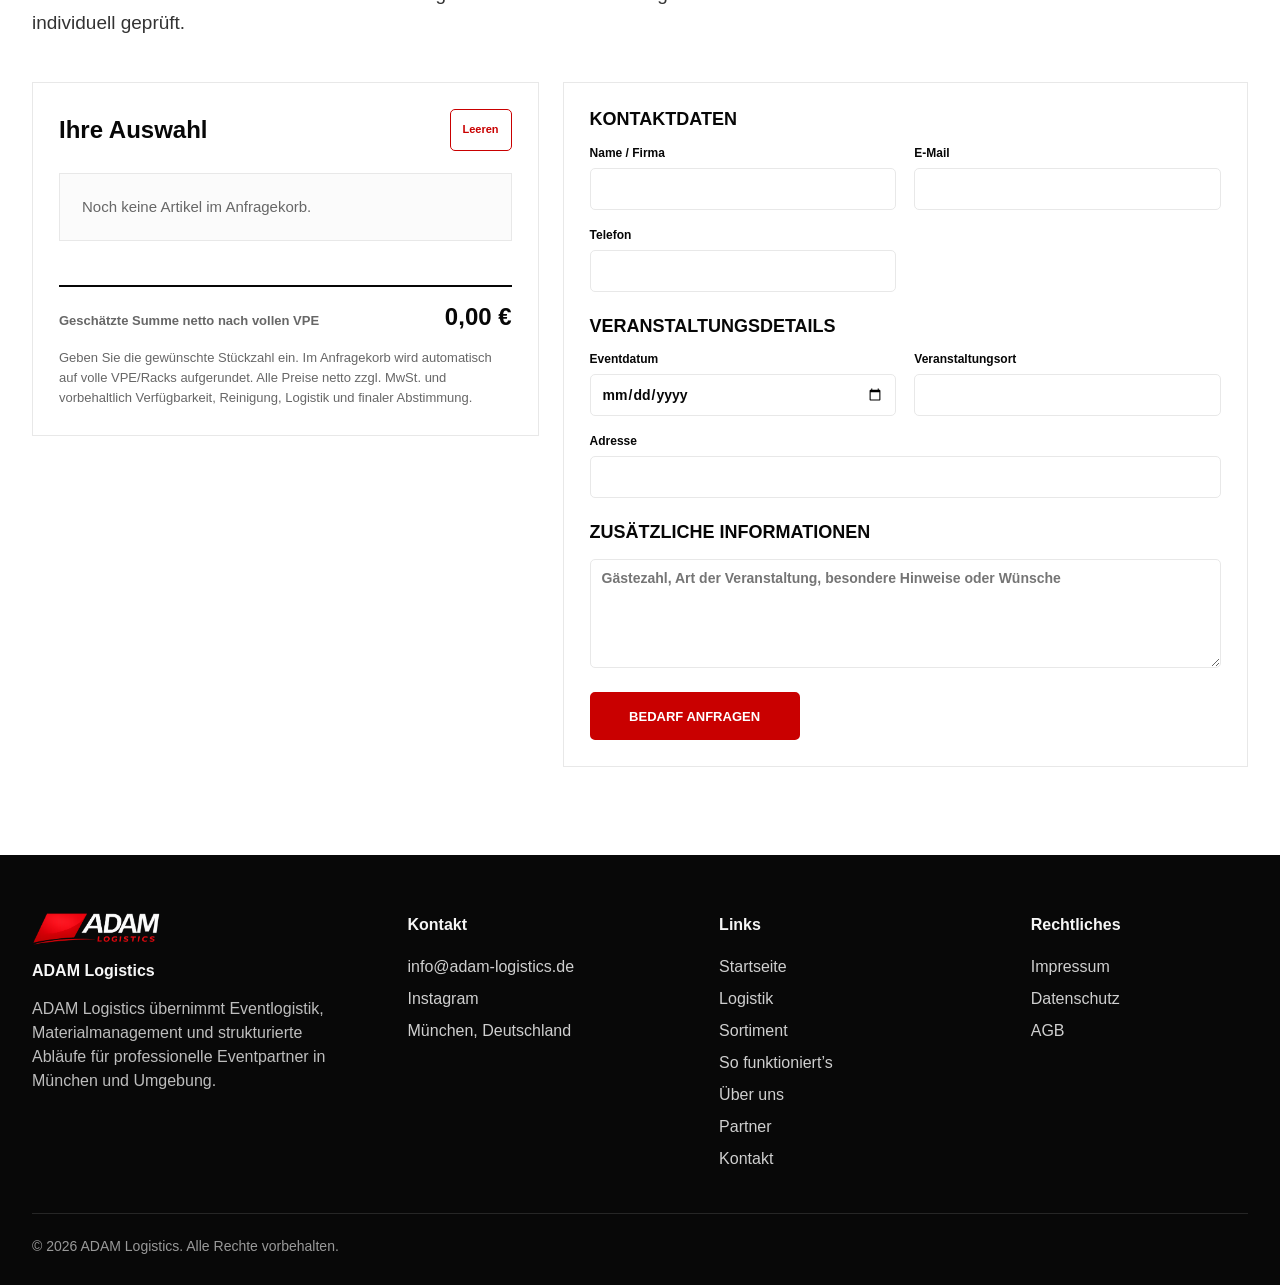
<file: verleih.html>
﻿<!DOCTYPE html>
<html lang="de">
<head>
    <meta charset="UTF-8">
    <meta name="viewport" content="width=device-width, initial-scale=1.0">
    <meta name="description" content="Partner-Sortiment von ADAM Logistics mit Geschirr, Gl&auml;sern und Besteck f&uuml;r ausgew&auml;hlte Gesch&auml;ftskunden, Eventpartner und abgestimmte Projekte in M&uuml;nchen.">
    <title>Partner-Sortiment | ADAM Logistics</title>
    <link rel="icon" type="image/png" href="assets/favicon.png">
    <link rel="shortcut icon" href="assets/favicon.png">
    <link rel="stylesheet" href="css/style.css">
</head>
<body>
    <header class="site-header">
        <div class="header-inner">
            <a class="logo-link" href="index.html" aria-label="ADAM Logistics Startseite">
                <img class="site-logo" src="assets/ADAM_logo_black.png" alt="ADAM Logistics Logo" data-fallback="ADAM Logistics">
                <span class="logo-fallback" aria-hidden="true">ADAM Logistics</span>
            </a>

            <button class="nav-toggle" type="button" aria-controls="primary-navigation" aria-expanded="false" aria-label="Navigation öffnen">
                <span></span>
                <span></span>
                <span></span>
            </button>

            <nav class="main-nav" id="primary-navigation" aria-label="Hauptnavigation">
                <a class="nav-link" href="index.html">Startseite</a>
                <a class="nav-link" href="logistik.html">Logistik</a>
                <a class="nav-link active" href="verleih.html" aria-current="page">Sortiment</a>
                <a class="nav-link" href="so-funktionierts.html">So funktioniert&rsquo;s</a>
                <a class="nav-link" href="ueber-uns.html">&Uuml;ber uns</a>
                <a class="nav-link" href="partner.html">Partner</a>
                <a class="nav-link" href="kontakt.html">Kontakt</a>
                <a class="nav-link" href="https://portal.adam-logistics.de/kundenportal/anmelden/">Kundenportal</a>
            </nav>
        </div>
    </header>

    <main>
        <section class="page-hero rental-hero" aria-labelledby="page-title">
            <div class="page-hero-inner">
                <p class="eyebrow">ADAM LOGISTICS</p>
                <h1 id="page-title">SORTIMENT F&Uuml;R PARTNER</h1>
                <p>
                    Unser eigenes Sortiment erg&auml;nzt die logistischen Abl&auml;ufe unserer bestehenden Partner und ausgew&auml;hlter Kunden. Geschirr, Gl&auml;ser und Besteck stellen wir insbesondere im Rahmen abgestimmter, l&auml;ngerfristiger Zusammenarbeiten bereit.
                </p>
                <p class="page-hero-small">Der Verleih ist derzeit nicht als klassischer Vollsortiment-Verleih f&uuml;r beliebige Einzelveranstaltungen ausgerichtet. Anfragen pr&uuml;fen wir individuell nach Verf&uuml;gbarkeit, Umfang und organisatorischer Umsetzbarkeit.</p>
            </div>
        </section>

        <section class="content-section" aria-labelledby="own-range-title">
            <div class="section-inner">
                <div class="section-heading">
                    <h2 id="own-range-title">Erg&auml;nzendes eigenes Sortiment</h2>
                    <p>F&uuml;r bestehende Partner und ausgew&auml;hlte Kunden stellen wir bei Bedarf eigenes Geschirr, Gl&auml;ser und Besteck bereit. Der Verleih ist ein erg&auml;nzender Bestandteil unserer Abl&auml;ufe &ndash; nicht der alleinige Mittelpunkt unseres Gesch&auml;ftsmodells.</p>
                </div>
            </div>
        </section>

        <section class="content-section" aria-labelledby="catalog-title">
            <div class="section-inner catalog-inner">
                <div class="section-heading">
                    <h2 id="catalog-title">Sortiment</h2>
                    <p class="price-note">Preise netto zzgl. MwSt.</p>
                </div>

                <div class="catalog-list">
                    <section class="catalog-category" aria-labelledby="stemware-title">
                        <div class="catalog-category-header">
                            <div>
                                <h3 id="stemware-title">Stielgl&auml;ser</h3>
                                <p>Weingl&auml;ser, Sektgl&auml;ser und weitere Gl&auml;ser mit Stiel.</p>
                            </div>
                        </div>
                        <div class="product-grid">
                            <article class="product-card">
                                <div class="product-image">
                                    <img src="assets/weissweinglas-Photoroom.png" alt="Weissweinglas">
                                </div>
                                <div class="product-info">
                                    <p class="product-number">GLA-0001</p>
                                    <h4>Weissweinglas</h4>
                                    <dl>
                                        <div>
                                            <dt>Preis</dt>
                                            <dd>0,38 &euro;</dd>
                                        </div>
                                        <div>
                                            <dt>Gr&ouml;&szlig;e</dt>
                                            <dd>280 ml</dd>
                                        </div>
                                        <div>
                                            <dt>VPE</dt>
                                            <dd>25</dd>
                                        </div>
                                    </dl>
                                </div>
                            </article>
                            <article class="product-card">
                                <div class="product-image">
                                    <img src="assets/rotweinglas-Photoroom.png" alt="Rotweinglas">
                                </div>
                                <div class="product-info">
                                    <p class="product-number">GLA-0002</p>
                                    <h4>Rotweinglas</h4>
                                    <dl>
                                        <div>
                                            <dt>Preis</dt>
                                            <dd>0,38 &euro;</dd>
                                        </div>
                                        <div>
                                            <dt>Gr&ouml;&szlig;e</dt>
                                            <dd>530 ml</dd>
                                        </div>
                                        <div>
                                            <dt>VPE</dt>
                                            <dd>20</dd>
                                        </div>
                                    </dl>
                                </div>
                            </article>
                            <article class="product-card">
                                <div class="product-image">
                                    <img src="assets/sektglas-Photoroom.png" alt="Sektglas">
                                </div>
                                <div class="product-info">
                                    <p class="product-number">GLA-0003</p>
                                    <h4>Sektglas</h4>
                                    <dl>
                                        <div>
                                            <dt>Preis</dt>
                                            <dd>0,38 &euro;</dd>
                                        </div>
                                        <div>
                                            <dt>Gr&ouml;&szlig;e</dt>
                                            <dd>220 ml</dd>
                                        </div>
                                        <div>
                                            <dt>VPE</dt>
                                            <dd>36</dd>
                                        </div>
                                    </dl>
                                </div>
                            </article>
                        </div>
                    </section>

                    <section class="catalog-category" aria-labelledby="longdrink-title">
                        <div class="catalog-category-header">
                            <div>
                                <h3 id="longdrink-title">Whiskey &amp; Longdrink</h3>
                                <p>Gl&auml;ser f&uuml;r Longdrinks, Spirituosen und klassische Bar-Setups.</p>
                            </div>
                        </div>
                        <div class="product-grid">
                            <article class="product-card">
                                <div class="product-image">
                                    <img src="assets/longdrinkglas-Photoroom.png" alt="Longdrinkglas">
                                </div>
                                <div class="product-info">
                                    <p class="product-number">GLA-0004</p>
                                    <h4>Longdrinkglas</h4>
                                    <dl>
                                        <div>
                                            <dt>Preis</dt>
                                            <dd>0,40 &euro;</dd>
                                        </div>
                                        <div>
                                            <dt>Gr&ouml;&szlig;e</dt>
                                            <dd>300 ml</dd>
                                        </div>
                                        <div>
                                            <dt>VPE</dt>
                                            <dd>36</dd>
                                        </div>
                                    </dl>
                                </div>
                            </article>
                            <article class="product-card">
                                <div class="product-image">
                                    <img src="assets/whiskeyglas-Photoroom.png" alt="Whiskeyglas">
                                </div>
                                <div class="product-info">
                                    <p class="product-number">GLA-0005</p>
                                    <h4>Whiskeyglas</h4>
                                    <dl>
                                        <div>
                                            <dt>Preis</dt>
                                            <dd>0,40 &euro;</dd>
                                        </div>
                                        <div>
                                            <dt>Gr&ouml;&szlig;e</dt>
                                            <dd>360 ml</dd>
                                        </div>
                                        <div>
                                            <dt>VPE</dt>
                                            <dd>25</dd>
                                        </div>
                                    </dl>
                                </div>
                            </article>
                        </div>
                    </section>

                    <section class="catalog-category" aria-labelledby="water-title">
                        <div class="catalog-category-header">
                            <div>
                                <h3 id="water-title">Wasser</h3>
                                <p>Wassergl&auml;ser f&uuml;r Dinner, Empfang und Service.</p>
                            </div>
                        </div>
                        <div class="product-grid">
                            <article class="product-card">
                                <div class="product-image">
                                    <img src="assets/wasserglas-Photoroom.png" alt="Wasserglas">
                                </div>
                                <div class="product-info">
                                    <p class="product-number">GLA-0006</p>
                                    <h4>Wasserglas</h4>
                                    <dl>
                                        <div>
                                            <dt>Preis</dt>
                                            <dd>0,35 &euro;</dd>
                                        </div>
                                        <div>
                                            <dt>Gr&ouml;&szlig;e</dt>
                                            <dd>370 ml</dd>
                                        </div>
                                        <div>
                                            <dt>VPE</dt>
                                            <dd>20</dd>
                                        </div>
                                    </dl>
                                </div>
                            </article>
                        </div>
                    </section>

                    <section class="catalog-category" aria-labelledby="plates-title">
                        <div class="catalog-category-header">
                            <div>
                                <h3 id="plates-title">Teller</h3>
                                <p>Teller f&uuml;r Vorspeise, Hauptgang, Dessert und Buffet.</p>
                            </div>
                        </div>
                        <div class="product-grid">
                            <article class="product-card">
                                <div class="product-image">
                                    <img src="assets/teller26cm-Photoroom.png" alt="Teller-Hauptgang">
                                </div>
                                <div class="product-info">
                                    <p class="product-number">POR-0005</p>
                                    <h4>Teller-Hauptgang</h4>
                                    <dl>
                                        <div>
                                            <dt>Preis</dt>
                                            <dd>0,30 &euro;</dd>
                                        </div>
                                        <div>
                                            <dt>Gr&ouml;&szlig;e</dt>
                                            <dd>26 cm</dd>
                                        </div>
                                        <div>
                                            <dt>VPE</dt>
                                            <dd>10</dd>
                                        </div>
                                    </dl>
                                </div>
                            </article>
                            <article class="product-card">
                                <div class="product-image">
                                    <img src="assets/teller20cm-Photoroom.png" alt="Teller-Vorspeise">
                                </div>
                                <div class="product-info">
                                    <p class="product-number">POR-0006</p>
                                    <h4>Teller-Vorspeise</h4>
                                    <dl>
                                        <div>
                                            <dt>Preis</dt>
                                            <dd>0,30 &euro;</dd>
                                        </div>
                                        <div>
                                            <dt>Gr&ouml;&szlig;e</dt>
                                            <dd>20 cm</dd>
                                        </div>
                                        <div>
                                            <dt>VPE</dt>
                                            <dd>10</dd>
                                        </div>
                                    </dl>
                                </div>
                            </article>
                            <article class="product-card">
                                <div class="product-image">
                                    <img src="assets/teller15cm-Photoroom.png" alt="Teller-Nachspeise">
                                </div>
                                <div class="product-info">
                                    <p class="product-number">POR-0007</p>
                                    <h4>Teller-Nachspeise</h4>
                                    <dl>
                                        <div>
                                            <dt>Preis</dt>
                                            <dd>0,30 &euro;</dd>
                                        </div>
                                        <div>
                                            <dt>Gr&ouml;&szlig;e</dt>
                                            <dd>15 cm</dd>
                                        </div>
                                        <div>
                                            <dt>VPE</dt>
                                            <dd>10</dd>
                                        </div>
                                    </dl>
                                </div>
                            </article>
                        </div>
                    </section>

                    <section class="catalog-category" aria-labelledby="bowls-title">
                        <div class="catalog-category-header">
                            <div>
                                <h3 id="bowls-title">Sch&uuml;sseln</h3>
                                <p>Sch&uuml;sseln und Schalen f&uuml;r Speisen, Beilagen und Buffet.</p>
                            </div>
                        </div>
                        <div class="product-grid">
                            <article class="product-card">
                                <div class="product-image">
                                    <img src="assets/sch&uuml;ssel15cm-Photoroom.png" alt="Sch&uuml;ssel-Gro&szlig;">
                                </div>
                                <div class="product-info">
                                    <p class="product-number">POR-0008</p>
                                    <h4>Sch&uuml;ssel-Gro&szlig;</h4>
                                    <dl>
                                        <div>
                                            <dt>Preis</dt>
                                            <dd>0,31 &euro;</dd>
                                        </div>
                                        <div>
                                            <dt>Gr&ouml;&szlig;e</dt>
                                            <dd>15 cm</dd>
                                        </div>
                                        <div>
                                            <dt>VPE</dt>
                                            <dd>10</dd>
                                        </div>
                                    </dl>
                                </div>
                            </article>
                            <article class="product-card">
                                <div class="product-image">
                                    <img src="assets/sch&uuml;ssel11cm-Photoroom.png" alt="Dessertsch&uuml;ssel">
                                </div>
                                <div class="product-info">
                                    <p class="product-number">POR-0009</p>
                                    <h4>Dessertsch&uuml;ssel</h4>
                                    <dl>
                                        <div>
                                            <dt>Preis</dt>
                                            <dd>0,31 &euro;</dd>
                                        </div>
                                        <div>
                                            <dt>Gr&ouml;&szlig;e</dt>
                                            <dd>11 cm</dd>
                                        </div>
                                        <div>
                                            <dt>VPE</dt>
                                            <dd>10</dd>
                                        </div>
                                    </dl>
                                </div>
                            </article>
                        </div>
                    </section>

                    <section class="catalog-category" aria-labelledby="hot-drinks-title">
                        <div class="catalog-category-header">
                            <div>
                                <h3 id="hot-drinks-title">Hei&szlig;getr&auml;nke</h3>
                                <p>Tassen und Zubeh&ouml;r f&uuml;r Kaffee, Espresso und Tee.</p>
                            </div>
                        </div>
                        <div class="product-grid">
                            <article class="product-card">
                                <div class="product-image">
                                    <img src="assets/kaffeetassemituntertasse-Photoroom.png" alt="Kaffeetasse">
                                </div>
                                <div class="product-info">
                                    <p class="product-number">POR-0001</p>
                                    <h4>Kaffeetasse</h4>
                                    <dl>
                                        <div>
                                            <dt>Preis</dt>
                                            <dd>0,25 &euro;</dd>
                                        </div>
                                        <div>
                                            <dt>Gr&ouml;&szlig;e</dt>
                                            <dd>200 ml</dd>
                                        </div>
                                        <div>
                                            <dt>VPE</dt>
                                            <dd>10</dd>
                                        </div>
                                    </dl>
                                    <div class="product-addon">
                                        <p>Passend dazu: Kaffeeuntertasse optional</p>
                                        <dl>
                                            <div>
                                                <dt>Artikelnummer</dt>
                                                <dd>POR-0002</dd>
                                            </div>
                                            <div>
                                                <dt>Preis</dt>
                                                <dd>0,25 &euro;</dd>
                                            </div>
                                            <div>
                                                <dt>Gr&ouml;&szlig;e</dt>
                                                <dd>&mdash;</dd>
                                            </div>
                                            <div>
                                                <dt>VPE</dt>
                                                <dd>10</dd>
                                            </div>
                                        </dl>
                                    </div>
                                </div>
                            </article>
                            <article class="product-card">
                                <div class="product-image">
                                    <img src="assets/espressotassemituntertasse-Photoroom.png" alt="Espressotasse">
                                </div>
                                <div class="product-info">
                                    <p class="product-number">POR-0003</p>
                                    <h4>Espressotasse</h4>
                                    <dl>
                                        <div>
                                            <dt>Preis</dt>
                                            <dd>0,25 &euro;</dd>
                                        </div>
                                        <div>
                                            <dt>Gr&ouml;&szlig;e</dt>
                                            <dd>60 ml</dd>
                                        </div>
                                        <div>
                                            <dt>VPE</dt>
                                            <dd>10</dd>
                                        </div>
                                    </dl>
                                    <div class="product-addon">
                                        <p>Passend dazu: Espressountertasse optional</p>
                                        <dl>
                                            <div>
                                                <dt>Artikelnummer</dt>
                                                <dd>POR-0004</dd>
                                            </div>
                                            <div>
                                                <dt>Preis</dt>
                                                <dd>0,25 &euro;</dd>
                                            </div>
                                            <div>
                                                <dt>Gr&ouml;&szlig;e</dt>
                                                <dd>&mdash;</dd>
                                            </div>
                                            <div>
                                                <dt>VPE</dt>
                                                <dd>10</dd>
                                            </div>
                                        </dl>
                                    </div>
                                </div>
                            </article>
                        </div>
                    </section>

                    <section class="catalog-category" aria-labelledby="cutlery-title">
                        <div class="catalog-category-header">
                            <div>
                                <h3 id="cutlery-title">Besteck</h3>
                                <p>Besteck f&uuml;r Dinner, Dessert, Kaffee und Service.</p>
                            </div>
                        </div>
                        <div class="product-grid">
                            <article class="product-card">
                                <div class="product-image">
                                    <img src="assets/gabel-hauptgang-Photoroom.png" alt="Gabel-Hauptgang">
                                </div>
                                <div class="product-info">
                                    <p class="product-number">BES-0001</p>
                                    <h4>Gabel-Hauptgang</h4>
                                    <dl>
                                        <div>
                                            <dt>Preis</dt>
                                            <dd>0,37 &euro;</dd>
                                        </div>
                                        <div>
                                            <dt>Gr&ouml;&szlig;e</dt>
                                            <dd>&mdash;</dd>
                                        </div>
                                        <div>
                                            <dt>VPE</dt>
                                            <dd>5</dd>
                                        </div>
                                    </dl>
                                </div>
                            </article>
                            <article class="product-card">
                                <div class="product-image">
                                    <img src="assets/messer-hauptgang-Photoroom.png" alt="Messer-Hauptgang">
                                </div>
                                <div class="product-info">
                                    <p class="product-number">BES-0002</p>
                                    <h4>Messer-Hauptgang</h4>
                                    <dl>
                                        <div>
                                            <dt>Preis</dt>
                                            <dd>0,37 &euro;</dd>
                                        </div>
                                        <div>
                                            <dt>Gr&ouml;&szlig;e</dt>
                                            <dd>&mdash;</dd>
                                        </div>
                                        <div>
                                            <dt>VPE</dt>
                                            <dd>5</dd>
                                        </div>
                                    </dl>
                                </div>
                            </article>
                            <article class="product-card">
                                <div class="product-image">
                                    <img src="assets/loeffel-hauptgang-Photoroom.png" alt="L&ouml;ffel-Hauptgang">
                                </div>
                                <div class="product-info">
                                    <p class="product-number">BES-0003</p>
                                    <h4>L&ouml;ffel-Hauptgang</h4>
                                    <dl>
                                        <div>
                                            <dt>Preis</dt>
                                            <dd>0,37 &euro;</dd>
                                        </div>
                                        <div>
                                            <dt>Gr&ouml;&szlig;e</dt>
                                            <dd>&mdash;</dd>
                                        </div>
                                        <div>
                                            <dt>VPE</dt>
                                            <dd>5</dd>
                                        </div>
                                    </dl>
                                </div>
                            </article>
                            <article class="product-card">
                                <div class="product-image">
                                    <img src="assets/gabel-klein-Photoroom.png" alt="Gabel-Klein">
                                </div>
                                <div class="product-info">
                                    <p class="product-number">BES-0004</p>
                                    <h4>Gabel-Klein</h4>
                                    <dl>
                                        <div>
                                            <dt>Preis</dt>
                                            <dd>0,37 &euro;</dd>
                                        </div>
                                        <div>
                                            <dt>Gr&ouml;&szlig;e</dt>
                                            <dd>&mdash;</dd>
                                        </div>
                                        <div>
                                            <dt>VPE</dt>
                                            <dd>5</dd>
                                        </div>
                                    </dl>
                                </div>
                            </article>
                            <article class="product-card">
                                <div class="product-image">
                                    <img src="assets/loeffel-klein-Photoroom.png" alt="L&ouml;ffel-Klein">
                                </div>
                                <div class="product-info">
                                    <p class="product-number">BES-0005</p>
                                    <h4>L&ouml;ffel-Klein</h4>
                                    <dl>
                                        <div>
                                            <dt>Preis</dt>
                                            <dd>0,37 &euro;</dd>
                                        </div>
                                        <div>
                                            <dt>Gr&ouml;&szlig;e</dt>
                                            <dd>&mdash;</dd>
                                        </div>
                                        <div>
                                            <dt>VPE</dt>
                                            <dd>5</dd>
                                        </div>
                                    </dl>
                                </div>
                            </article>
                        </div>
                    </section>
                </div>
            </div>
        </section>

        <section class="content-section about-separated" aria-labelledby="request-cart-title">
            <div class="section-inner about-section-inner">
                <div class="catalog-note request-heading">
                    <p class="section-kicker">ANFRAGE</p>
                    <h2 id="request-cart-title">Anfragekorb</h2>
                    <p>Bestehende Partner und interessierte Gesch&auml;ftskunden k&ouml;nnen ihren Bedarf zusammenstellen und eine unverbindliche Anfrage &uuml;bermitteln. Jede Anfrage wird individuell gepr&uuml;ft.</p>
                </div>

                <div class="request-layout">
                    <div class="request-cart" aria-live="polite">
                        <div class="request-cart-header">
                            <h3>Ihre Auswahl</h3>
                            <button class="cart-clear" type="button" data-cart-clear>Leeren</button>
                        </div>
                        <div class="cart-empty-message" data-cart-empty>
                            Noch keine Artikel im Anfragekorb.
                        </div>
                        <div class="cart-items" data-cart-items></div>
                        <div class="cart-summary" data-cart-summary hidden>
                            <span>Gesch&auml;tzte Summe netto nach vollen VPE</span>
                            <strong data-cart-total>0,00 &euro;</strong>
                        </div>
                        <p class="request-note">Geben Sie die gew&uuml;nschte St&uuml;ckzahl ein. Im Anfragekorb wird automatisch auf volle VPE/Racks aufgerundet. Alle Preise netto zzgl. MwSt. und vorbehaltlich Verf&uuml;gbarkeit, Reinigung, Logistik und finaler Abstimmung.</p>
                    </div>

                    <form class="request-form" name="rental-request" method="POST" data-netlify="true" netlify-honeypot="bot-field" data-request-form>
                        <input type="hidden" name="form-name" value="rental-request">
                        <input type="hidden" name="subject" value="Neue Bedarfsanfrage von adam-logistics.de">
                        <input type="hidden" name="request_items" data-request-items>
                        <p class="hidden-field">
                            <label>Nicht ausf&uuml;llen: <input name="bot-field"></label>
                        </p>

                        <div class="form-section">
                            <h3>Kontaktdaten</h3>
                            <div class="form-grid">
                                <label>
                                    Name / Firma
                                    <input type="text" name="name" autocomplete="name" required>
                                </label>
                                <label>
                                    E-Mail
                                    <input type="email" name="email" autocomplete="email" required>
                                </label>
                                <label>
                                    Telefon
                                    <input type="tel" name="phone" autocomplete="tel">
                                </label>
                            </div>
                        </div>

                        <div class="form-section">
                            <h3>Veranstaltungsdetails</h3>
                            <div class="form-grid">
                                <label>
                                    Eventdatum
                                    <input type="date" name="event_date" required>
                                </label>
                                <label>
                                    Veranstaltungsort
                                    <input type="text" name="event_location" autocomplete="organization">
                                </label>
                                <label class="form-wide">
                                    Adresse
                                    <input type="text" name="event_address" autocomplete="street-address">
                                </label>
                            </div>
                        </div>

                        <div class="form-section">
                            <h3>Zus&auml;tzliche Informationen</h3>
                            <label>
                                <span class="sr-only">Zus&auml;tzliche Informationen</span>
                                <textarea name="message" rows="5" placeholder="G&auml;stezahl, Art der Veranstaltung, besondere Hinweise oder W&uuml;nsche"></textarea>
                            </label>
                        </div>

                        <button class="btn btn-primary request-submit" type="submit">BEDARF ANFRAGEN</button>
                        <p class="form-status" data-form-status role="status"></p>
                    </form>
                </div>
            </div>
        </section>
    </main>

    <a class="floating-cart-link" href="#request-cart-title" aria-label="Zum Anfragekorb">
        <span>Anfragekorb</span>
        <strong data-floating-cart-count>0</strong>
    </a>

    <footer class="site-footer">
        <div class="footer-inner">
            <div class="footer-brand">
                <img class="footer-logo" src="assets/ADAM_logo_white_NN.png" alt="ADAM Logistics Logo" data-fallback="ADAM Logistics">
                <h2>ADAM Logistics</h2>
                <p>ADAM Logistics &uuml;bernimmt Eventlogistik, Materialmanagement und strukturierte Abl&auml;ufe f&uuml;r professionelle Eventpartner in M&uuml;nchen und Umgebung.</p>
            </div>

            <div class="footer-column">
                <h2>Kontakt</h2>
                <address>
                    <a href="mailto:info@adam-logistics.de">info@adam-logistics.de</a>
                    <a href="https://www.instagram.com/adamlogisticsde/" target="_blank" rel="noopener noreferrer">Instagram</a>
                    <span>M&uuml;nchen, Deutschland</span>
                </address>
            </div>

            <div class="footer-column">
                <h2>Links</h2>
                <nav aria-label="Footer Navigation">
                    <a href="index.html">Startseite</a>
                    <a href="logistik.html">Logistik</a>
                    <a href="verleih.html">Sortiment</a>
                    <a href="so-funktionierts.html">So funktioniert&rsquo;s</a>
                    <a href="ueber-uns.html">&Uuml;ber uns</a>
                    <a href="partner.html">Partner</a>
                    <a href="kontakt.html">Kontakt</a>
                </nav>
            </div>

            <div class="footer-column">
                <h2>Rechtliches</h2>
                <nav aria-label="Rechtliche Links">
                    <a href="impressum.html">Impressum</a>
                    <a href="datenschutz.html">Datenschutz</a>
                    <a href="agb.html">AGB</a>
                </nav>
            </div>
        </div>
        <p class="copyright">&copy; 2026 ADAM Logistics. Alle Rechte vorbehalten.</p>
    </footer>

    <script src="js/main.js"></script>
</body>
</html>
</file>
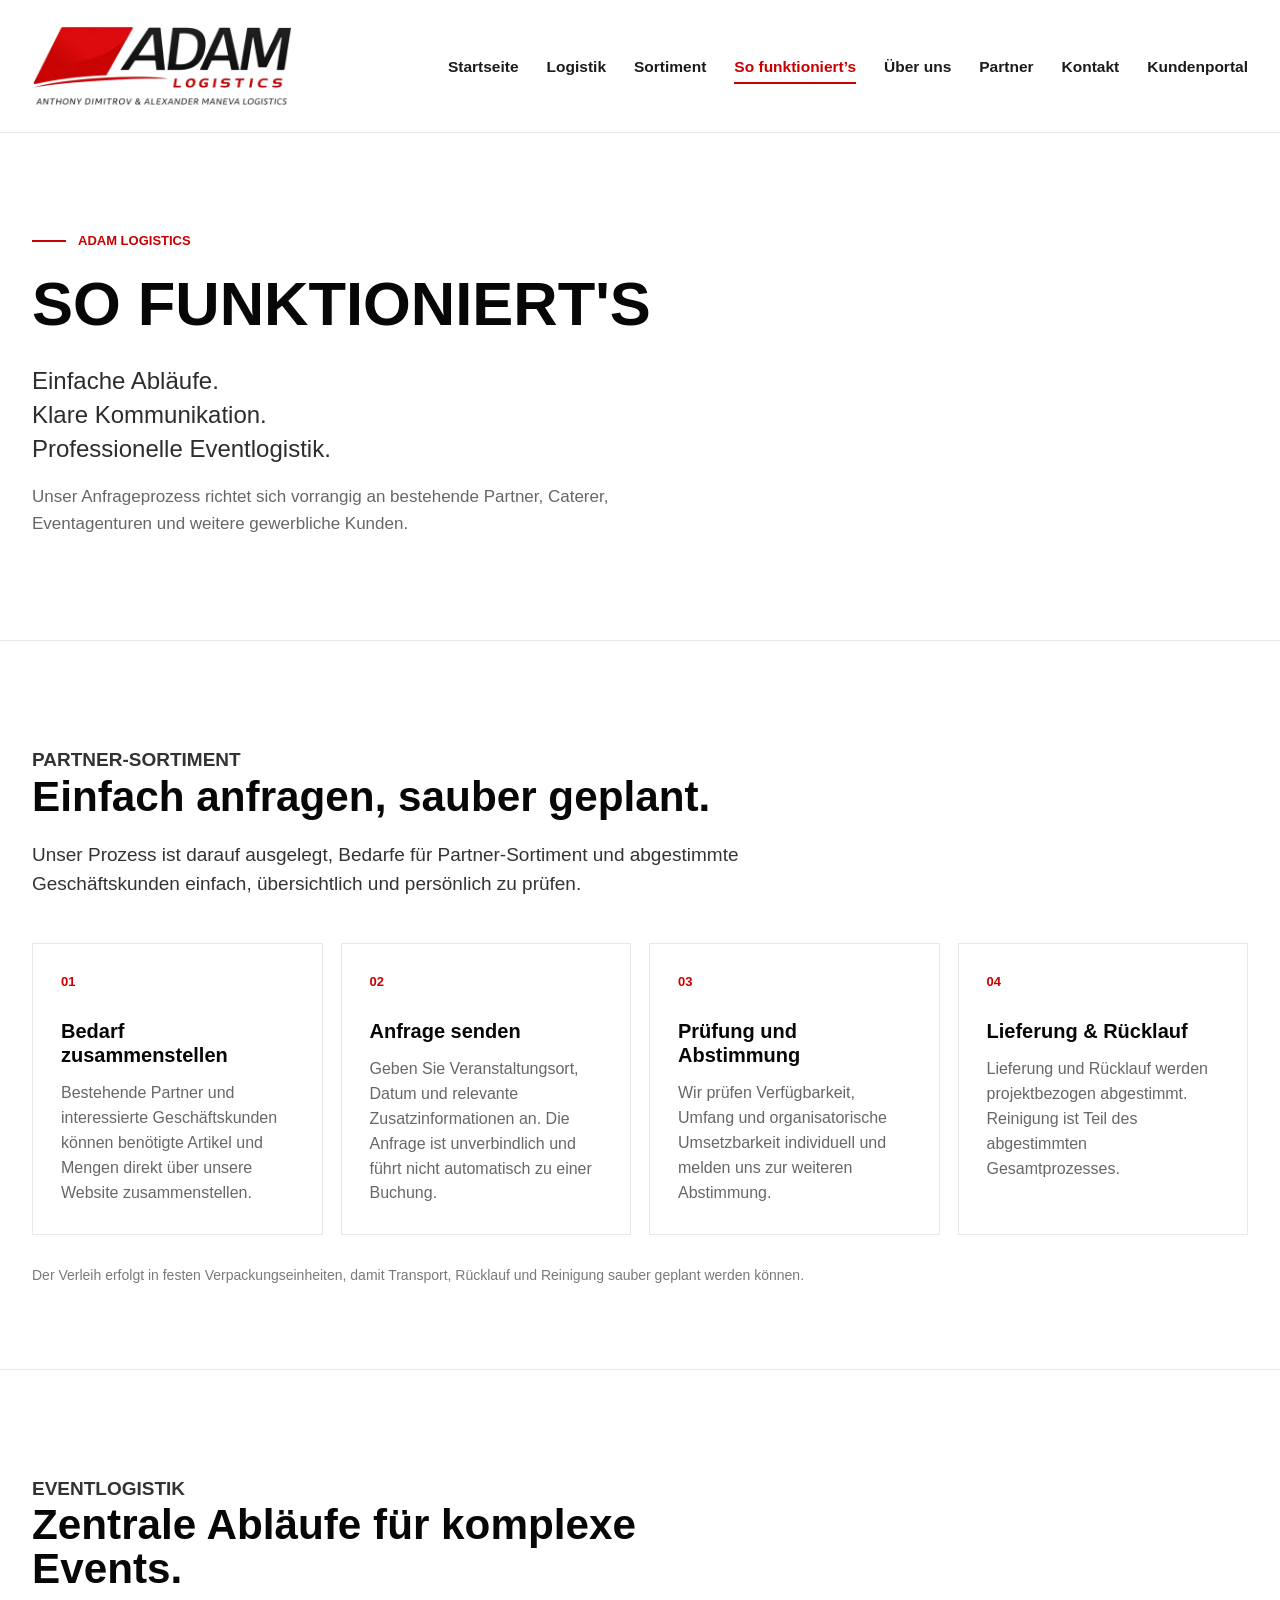
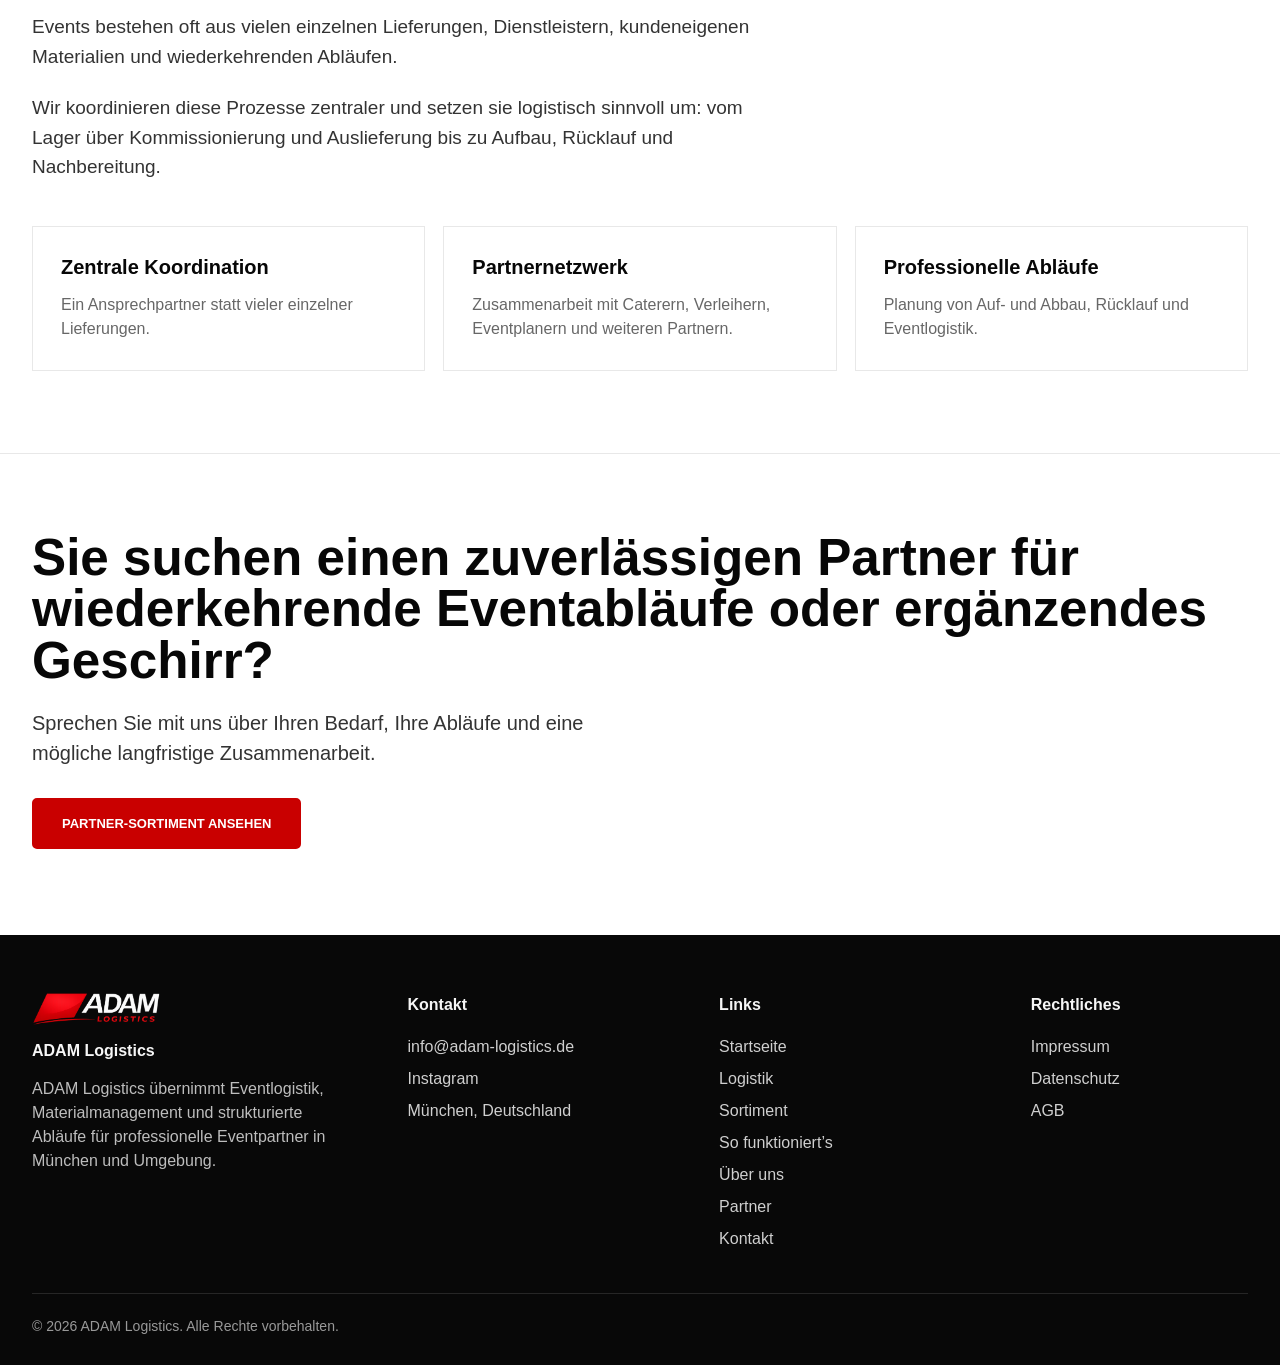
<file: wie-funktioniert.html>
﻿<!DOCTYPE html>
<html lang="de">
<head>
    <meta charset="UTF-8">
    <meta name="viewport" content="width=device-width, initial-scale=1.0">
    <meta http-equiv="refresh" content="0; url=so-funktionierts.html">
    <title>Weiterleitung | ADAM Logistics</title>
    <link rel="canonical" href="so-funktionierts.html">
</head>
<body>
    <p><a href="so-funktionierts.html">Weiter zu So funktioniert’s</a></p>
</body>
</html>
</file>
<file: css/style.css>
:root {
    --color-white: #ffffff;
    --color-black: #070707;
    --color-ink: #111111;
    --color-muted: #676767;
    --color-border: #e8e8e8;
    --color-red: #c90000;
    --color-red-dark: #a90000;
    --content-width: 1240px;
}

* {
    box-sizing: border-box;
}

html {
    scroll-behavior: smooth;
}

body {
    margin: 0;
    font-family: Arial, Helvetica, sans-serif;
    color: var(--color-ink);
    background: var(--color-white);
    line-height: 1.5;
}

img {
    display: block;
    max-width: 100%;
}

.sr-only {
    position: absolute;
    width: 1px;
    height: 1px;
    padding: 0;
    margin: -1px;
    overflow: hidden;
    clip: rect(0, 0, 0, 0);
    white-space: nowrap;
    border: 0;
}

a {
    color: inherit;
    text-decoration: none;
}

.site-header {
    position: sticky;
    top: 0;
    z-index: 20;
    background: rgba(255, 255, 255, 0.96);
    border-bottom: 1px solid var(--color-border);
    backdrop-filter: blur(12px);
    overflow: visible;
}

.header-inner {
    width: min(100% - 64px, var(--content-width));
    min-height: 132px;
    margin: 0 auto;
    display: flex;
    align-items: center;
    justify-content: space-between;
    gap: 48px;
    overflow: visible;
}

.logo-link {
    position: relative;
    display: inline-flex;
    align-items: center;
    min-width: 274px;
    min-height: 92px;
    overflow: visible;
}

.site-logo {
    display: block;
    width: 260px;
    height: auto;
    max-height: none;
    object-fit: contain;
}

.logo-fallback {
    display: none;
    font-size: 20px;
    font-weight: 900;
    line-height: 1;
    text-transform: uppercase;
    letter-spacing: 0;
}

.logo-link.image-missing .site-logo,
.footer-brand.image-missing .footer-logo {
    display: none;
}

.logo-link.image-missing .logo-fallback {
    display: inline-block;
}

.main-nav {
    display: flex;
    align-items: center;
    justify-content: flex-end;
    flex-wrap: wrap;
    gap: 6px 28px;
    font-size: 15.5px;
    font-weight: 700;
}

.nav-link {
    position: relative;
    padding: 18px 0 17px;
    color: #1b1b1b;
    transition: color 180ms ease;
}

.nav-link::after {
    position: absolute;
    left: 0;
    right: 0;
    bottom: 11px;
    height: 2px;
    content: "";
    background: var(--color-red);
    transform: scaleX(0);
    transform-origin: center;
    transition: transform 180ms ease;
}

.nav-link:hover,
.nav-link.active {
    color: var(--color-red);
}

.nav-link:hover::after,
.nav-link.active::after {
    transform: scaleX(1);
}

.nav-toggle {
    display: none;
}

.hero {
    width: 100%;
    min-height: 610px;
    margin: 0;
    display: grid;
    grid-template-columns: minmax(520px, calc((100vw - var(--content-width)) / 2 + 500px)) minmax(0, 1fr);
    align-items: stretch;
    gap: 0;
    overflow: hidden;
}

.hero-content {
    position: relative;
    z-index: 2;
    max-width: 690px;
    margin-left: max(32px, calc((100vw - var(--content-width)) / 2));
    padding: 8px 0 34px;
    align-self: center;
}

.eyebrow {
    margin: 0 0 22px;
    color: var(--color-red);
    display: inline-flex;
    align-items: center;
    gap: 12px;
    font-size: 13px;
    font-weight: 900;
    letter-spacing: 0;
}

.eyebrow::before {
    width: 34px;
    height: 2px;
    content: "";
    background: var(--color-red);
}

.hero h1 {
    margin: 0;
    color: var(--color-black);
    font-size: clamp(62px, 6.1vw, 102px);
    line-height: 0.94;
    font-weight: 700;
    letter-spacing: 0;
}

.hero-copy {
    width: 500px;
    max-width: calc(100vw - max(32px, calc((100vw - var(--content-width)) / 2)) - 40px);
    margin: 28px 0 0;
    color: #2d2d2d;
    font-size: 22px;
    line-height: 1.42;
}

.hero-actions {
    display: grid;
    gap: 13px;
    width: 224px;
    margin-top: 30px;
}

.btn {
    display: inline-flex;
    align-items: center;
    justify-content: center;
    min-height: 48px;
    padding: 14px 28px;
    border: 2px solid var(--color-red);
    border-radius: 5px;
    font-size: 13px;
    font-weight: 900;
    letter-spacing: 0;
    text-align: center;
    transition: background 180ms ease, color 180ms ease, transform 180ms ease, box-shadow 180ms ease;
}

.btn-primary {
    color: var(--color-white);
    background: var(--color-red);
}

.btn-primary:hover {
    background: var(--color-red-dark);
    border-color: var(--color-red-dark);
    box-shadow: 0 12px 24px rgba(201, 0, 0, 0.22);
    transform: translateY(-2px);
}

.hero-visual {
    position: relative;
    min-height: 610px;
    height: 100%;
    display: flex;
    align-items: stretch;
    justify-content: stretch;
    isolation: isolate;
    margin: 0;
    overflow: hidden;
}

.hero-visual::before {
    position: absolute;
    content: "";
    pointer-events: none;
    inset: 0 auto 0 -1px;
    z-index: 1;
    width: 22%;
    background: linear-gradient(90deg, #ffffff 0%, rgba(255, 255, 255, 0.58) 42%, rgba(255, 255, 255, 0) 100%);
}

.van-image {
    width: 100%;
    height: 100%;
    object-fit: cover;
    object-position: center right;
    border-radius: 0;
}

.site-footer {
    color: #f6f6f6;
    background: #080808;
}

.footer-inner {
    width: min(100% - 64px, var(--content-width));
    margin: 0 auto;
    padding: 58px 0 42px;
    display: grid;
    grid-template-columns: 1.25fr 1fr 1fr 0.85fr;
    gap: 56px;
}

.footer-brand,
.footer-column,
.footer-column nav,
.footer-column address {
    display: grid;
    align-content: start;
}

.footer-brand {
    gap: 14px;
}

.footer-logo {
    width: 128px;
    height: auto;
    object-fit: contain;
}

.footer-brand h2,
.footer-column h2 {
    margin: 0;
    font-size: 16px;
    font-weight: 900;
    letter-spacing: 0;
}

.footer-brand p {
    max-width: 300px;
    margin: 0;
    color: #bdbdbd;
}

.footer-column {
    gap: 18px;
}

.footer-column nav,
.footer-column address {
    gap: 8px;
    color: #cfcfcf;
    font-style: normal;
}

.footer-column a,
.footer-column span {
    width: fit-content;
    color: #cfcfcf;
    transition: color 180ms ease;
}

.footer-column a:hover {
    color: var(--color-white);
}

.copyright {
    width: min(100% - 64px, var(--content-width));
    margin: 0 auto;
    padding: 22px 0 28px;
    border-top: 1px solid rgba(255, 255, 255, 0.12);
    color: #999999;
    font-size: 14px;
}

.page-hero {
    background: var(--color-white);
    border-bottom: 1px solid var(--color-border);
}

.page-hero-inner {
    width: min(100% - 64px, var(--content-width));
    margin: 0 auto;
    padding: 92px 0 86px;
}

.page-hero h1 {
    max-width: 700px;
    margin: 0;
    color: var(--color-black);
    font-size: clamp(44px, 4.8vw, 72px);
    line-height: 1;
    font-weight: 800;
    letter-spacing: 0;
}

.page-hero h1,
.section-heading h2,
.event-logistics-copy h2,
.status-box h2,
.cta-inner h2 {
    overflow-wrap: anywhere;
}

.page-hero-inner > p:not(.eyebrow):not(.hero-coming-soon):not(.page-hero-small) {
    max-width: 620px;
    margin: 30px 0 0;
    color: #2d2d2d;
    font-size: 24px;
    line-height: 1.42;
}

.hero-coming-soon {
    margin: 18px 0 0;
    color: var(--color-red);
    font-size: clamp(22px, 2.2vw, 34px);
    line-height: 1;
    font-weight: 900;
    letter-spacing: 0;
}

.page-hero-actions {
    margin-top: 30px;
}

.page-hero-small {
    max-width: 620px;
    margin-top: 18px;
    color: var(--color-muted);
    font-size: 17px;
    line-height: 1.55;
}

.content-section {
    background: var(--color-white);
}

.section-inner {
    width: min(100% - 64px, var(--content-width));
    margin: 0 auto;
    padding: 82px 0;
}

.logistics-section {
    border-top: 1px solid var(--color-border);
}

.section-heading {
    max-width: 760px;
}

.section-kicker,
.coming-soon {
    margin: 0 0 14px;
    color: var(--color-red);
    font-size: 13px;
    font-weight: 900;
    letter-spacing: 0;
}

.coming-soon {
    margin-top: -4px;
    margin-bottom: 18px;
    font-size: 12px;
    font-weight: 800;
}

.section-heading h2 {
    margin: 0;
    color: var(--color-black);
    font-size: clamp(34px, 3.3vw, 54px);
    line-height: 1.03;
    font-weight: 800;
}

.section-heading p {
    margin: 22px 0 0;
    color: #333333;
    font-size: 19px;
    line-height: 1.55;
}

.steps-grid,
.feature-grid {
    display: grid;
    gap: 18px;
    margin-top: 44px;
}

.steps-grid {
    grid-template-columns: repeat(4, 1fr);
}

.feature-grid {
    grid-template-columns: repeat(3, 1fr);
}

.step-card,
.feature-card {
    border: 1px solid var(--color-border);
    padding: 28px;
    background: var(--color-white);
}

.step-card span {
    display: block;
    margin-bottom: 28px;
    color: var(--color-red);
    font-size: 13px;
    font-weight: 900;
}

.step-card h3,
.feature-card h3 {
    margin: 0;
    color: var(--color-black);
    font-size: 20px;
    line-height: 1.2;
    font-weight: 800;
}

.step-card p,
.feature-card p {
    margin: 14px 0 0;
    color: var(--color-muted);
    font-size: 16px;
    line-height: 1.55;
}

.section-note {
    max-width: 780px;
    margin: 30px 0 0;
    color: #7a7a7a;
    font-size: 14px;
    line-height: 1.55;
}

.status-box {
    max-width: 860px;
    border: 1px solid var(--color-border);
    border-left: 4px solid var(--color-red);
    padding: 30px;
    background: #fbfbfb;
}

.status-box h2 {
    margin: 0;
    color: var(--color-black);
    font-size: clamp(28px, 2.7vw, 42px);
    line-height: 1.08;
    font-weight: 800;
}

.status-box p:not(.section-kicker) {
    margin: 18px 0 0;
    color: #333333;
    font-size: 18px;
    line-height: 1.6;
}

.about-separated {
    border-top: 1px solid var(--color-border);
}

.about-section-inner {
    padding-top: 88px;
    padding-bottom: 88px;
}

.profile-grid {
    display: grid;
    grid-template-columns: repeat(2, minmax(0, 1fr));
    gap: 18px;
    max-width: 760px;
    margin-top: 44px;
}

.profile-card {
    border: 1px solid var(--color-border);
    padding: 28px;
    background: var(--color-white);
}

.profile-card h3 {
    margin: 0;
    color: var(--color-black);
    font-size: 20px;
    line-height: 1.2;
    font-weight: 800;
}

.profile-card p {
    margin: 14px 0 0;
    color: var(--color-muted);
    font-size: 16px;
    line-height: 1.55;
}

.contact-grid {
    display: grid;
    grid-template-columns: repeat(3, minmax(0, 1fr));
    gap: 18px;
    margin-top: 44px;
}

.contact-card {
    border: 1px solid var(--color-border);
    padding: 28px;
    background: var(--color-white);
}

.contact-card h3 {
    margin: 0 0 14px;
    color: var(--color-black);
    font-size: 19px;
    line-height: 1.2;
    font-weight: 800;
}

.contact-card a,
.contact-card p {
    margin: 0;
    color: var(--color-muted);
    font-size: 16px;
    line-height: 1.55;
}

.contact-card a {
    transition: color 180ms ease;
}

.contact-card a:hover {
    color: var(--color-red);
}

.partner-card {
    max-width: 960px;
    margin-top: 44px;
    border: 1px solid var(--color-border);
    display: grid;
    grid-template-columns: minmax(220px, 320px) minmax(0, 1fr);
    background: var(--color-white);
}

.partner-logo-wrap {
    padding: 34px;
    display: flex;
    align-items: center;
    justify-content: center;
    background: #fbfbfb;
}

.partner-logo-wrap img {
    width: 100%;
    max-width: 230px;
    height: auto;
    object-fit: contain;
}

.partner-content {
    padding: 34px;
}

.partner-content h3 {
    margin: 0;
    color: var(--color-black);
    font-size: 24px;
    line-height: 1.15;
    font-weight: 800;
}

.partner-content p {
    max-width: 620px;
    margin: 18px 0 0;
    color: #333333;
    font-size: 16px;
    line-height: 1.62;
}

.partner-links {
    display: flex;
    flex-wrap: wrap;
    gap: 10px 18px;
    margin-top: 24px;
}

.partner-links a {
    color: var(--color-red);
    font-size: 13px;
    font-weight: 900;
}

.event-logistics-section {
    border-bottom: 1px solid var(--color-border);
}

.event-logistics-copy {
    max-width: 760px;
}

.event-logistics-copy h2 {
    margin: 0;
    color: var(--color-black);
    font-size: clamp(34px, 3.3vw, 54px);
    line-height: 1.03;
    font-weight: 800;
}

.event-logistics-copy p:not(.section-kicker) {
    max-width: 690px;
    margin: 22px 0 0;
    color: #333333;
    font-size: 19px;
    line-height: 1.55;
}

.catalog-note {
    max-width: 820px;
}

.catalog-note h2 {
    margin: 0;
    color: var(--color-black);
    font-size: clamp(34px, 3.3vw, 54px);
    line-height: 1.03;
    font-weight: 800;
}

.catalog-note p:not(.section-kicker) {
    max-width: 760px;
    margin: 22px 0 0;
    color: #333333;
    font-size: 19px;
    line-height: 1.55;
}

.catalog-inner {
    padding-bottom: 96px;
}

.catalog-list {
    display: grid;
    gap: 62px;
    margin-top: 56px;
}

.catalog-category-header {
    display: grid;
    grid-template-columns: minmax(240px, 420px) minmax(80px, 1fr);
    align-items: start;
    gap: 34px;
}

.catalog-category-header::after {
    display: block;
    width: 100%;
    height: 2px;
    margin-top: 18px;
    content: "";
    background: var(--color-black);
}

.catalog-category h3 {
    margin: 0;
    color: var(--color-black);
    font-size: clamp(25px, 2.4vw, 38px);
    line-height: 1;
    font-weight: 700;
}

.catalog-category-header p {
    margin: 14px 0 0;
    color: var(--color-muted);
    font-size: 15px;
    line-height: 1.55;
}

.price-note {
    color: var(--color-muted);
    font-size: 13px;
    font-weight: 800;
}

.product-grid {
    display: grid;
    grid-template-columns: repeat(4, 270px);
    gap: 12px;
    justify-content: start;
    margin-top: 20px;
}

.product-card {
    min-height: 100%;
    border: 1px solid var(--color-border);
    display: grid;
    grid-template-columns: 86px minmax(0, 1fr);
    background: var(--color-white);
    transition: transform 180ms ease, box-shadow 180ms ease, border-color 180ms ease;
}

.product-card:hover {
    border-color: #d7d7d7;
    box-shadow: 0 10px 24px rgba(0, 0, 0, 0.06);
    transform: translateY(-2px);
}

.product-image {
    min-height: 108px;
    padding: 10px;
    display: flex;
    align-items: center;
    justify-content: center;
    background: #fbfbfb;
}

.product-image img {
    width: 100%;
    height: 100%;
    object-fit: contain;
}

.product-info {
    padding: 12px 12px 11px;
    display: grid;
    align-content: start;
}

.product-number {
    margin: 0 0 5px;
    color: var(--color-red);
    font-size: 10.5px;
    line-height: 1.2;
    font-weight: 900;
}

.product-info h4 {
    margin: 0;
    color: var(--color-black);
    font-size: 14.5px;
    line-height: 1.18;
    font-weight: 800;
}

.product-info dl {
    margin: 9px 0 0;
    display: grid;
    gap: 0;
}

.product-info dl div {
    padding: 4px 0;
    border-top: 1px solid var(--color-border);
    display: flex;
    align-items: baseline;
    justify-content: space-between;
    gap: 18px;
}

.product-info dt,
.product-info dd {
    margin: 0;
    font-size: 11.5px;
    line-height: 1.35;
}

.product-info dt {
    color: var(--color-muted);
}

.product-info dd {
    color: var(--color-black);
    font-weight: 800;
    text-align: right;
}

.product-addon {
    margin-top: 9px;
    padding: 8px;
    border: 1px solid var(--color-border);
    background: #fbfbfb;
}

.product-addon p {
    margin: 0;
    color: var(--color-black);
    font-size: 10.8px;
    line-height: 1.35;
    font-weight: 800;
}

.product-addon dl {
    margin-top: 6px;
}

.product-addon dl div {
    padding: 4px 0;
}

.product-request {
    margin-top: 12px;
    padding-top: 12px;
    border-top: 1px solid var(--color-border);
    display: grid;
    grid-template-columns: 62px 90px;
    align-items: end;
    gap: 8px;
    justify-content: start;
}

.product-request label,
.request-form label,
.cart-item label {
    display: grid;
    gap: 7px;
    color: var(--color-black);
    font-size: 12px;
    line-height: 1.25;
    font-weight: 900;
}

.product-request input,
.cart-item input,
.request-form input,
.request-form textarea {
    width: 100%;
    min-height: 42px;
    border: 1px solid var(--color-border);
    border-radius: 5px;
    padding: 10px 11px;
    color: var(--color-black);
    background: var(--color-white);
    font: inherit;
    font-size: 14px;
}

.product-request input {
    width: 62px;
}

.product-request label {
    order: 1;
}

.product-request button,
.cart-clear,
.cart-item button {
    min-height: 42px;
    border: 1px solid var(--color-red);
    border-radius: 5px;
    padding: 9px 12px;
    color: var(--color-red);
    background: var(--color-white);
    font-size: 11px;
    line-height: 1;
    font-weight: 900;
    cursor: pointer;
    transition: background 180ms ease, color 180ms ease, border-color 180ms ease;
}

.product-request button {
    order: 2;
    width: 90px;
    padding-right: 7px;
    padding-left: 7px;
    font-size: 10.5px;
}

.product-request-hint {
    grid-column: 1 / -1;
    order: 3;
    color: var(--color-muted);
    font-size: 10.5px;
    line-height: 1.35;
    font-weight: 800;
}

.product-request button:hover,
.cart-clear:hover,
.cart-item button:hover {
    color: var(--color-white);
    background: var(--color-red);
}

.product-addon-request {
    margin-top: 10px;
    padding-top: 10px;
    grid-template-columns: 52px 84px;
    gap: 7px;
}

.product-addon-request label {
    font-size: 11px;
}

.product-addon-request input {
    width: 52px;
    min-height: 36px;
    padding: 7px;
    font-size: 13px;
}

.product-addon-request button {
    width: 84px;
    min-height: 36px;
    padding: 7px 6px;
    font-size: 9.8px;
}

.catalog-empty {
    margin-top: 26px;
    padding: 30px;
    border: 1px solid var(--color-border);
    background: #fbfbfb;
}

.catalog-empty p {
    margin: 0;
    color: var(--color-black);
    font-size: 17px;
    line-height: 1.4;
    font-weight: 800;
}

.catalog-empty span {
    display: block;
    margin-top: 8px;
    color: var(--color-muted);
    font-size: 14px;
    line-height: 1.55;
}

.legal-content {
    max-width: 820px;
}

.legal-content h2 {
    margin: 0 0 42px;
    color: var(--color-black);
    font-size: clamp(30px, 3vw, 46px);
    line-height: 1.05;
    font-weight: 800;
}

.legal-block {
    padding: 0 0 30px 22px;
    border-left: 2px solid var(--color-red);
}

.legal-block + .legal-block {
    margin-top: 34px;
}

.legal-block h3 {
    margin: 0 0 12px;
    color: var(--color-black);
    font-size: 18px;
    line-height: 1.3;
    font-weight: 900;
}

.legal-block p {
    max-width: 720px;
    margin: 0;
    color: #333333;
    font-size: 17px;
    line-height: 1.65;
}

.legal-block p + p {
    margin-top: 18px;
}

.legal-block a {
    color: var(--color-muted);
}

.legal-block a:hover {
    color: var(--color-red);
}

.legal-block ul {
    margin: 14px 0 0;
    padding-left: 20px;
    color: #333333;
    font-size: 17px;
    line-height: 1.65;
}

.legal-block li + li {
    margin-top: 4px;
}

.cta-section {
    border-top: 1px solid var(--color-border);
    background: var(--color-white);
}

.cta-inner {
    width: min(100% - 64px, var(--content-width));
    margin: 0 auto;
    padding: 78px 0 86px;
}

.cta-inner h2 {
    margin: 0;
    color: var(--color-black);
    font-size: clamp(36px, 4vw, 64px);
    line-height: 1;
    font-weight: 800;
}

.cta-inner p {
    max-width: 620px;
    margin: 22px 0 30px;
    color: #333333;
    font-size: 20px;
    line-height: 1.5;
}

.request-heading {
    margin-bottom: 44px;
}

.request-layout {
    display: grid;
    grid-template-columns: minmax(320px, 0.85fr) minmax(0, 1.15fr);
    align-items: start;
    gap: 24px;
}

.request-cart,
.request-form {
    border: 1px solid var(--color-border);
    background: var(--color-white);
}

.request-cart {
    position: sticky;
    top: 154px;
    padding: 26px;
}

.request-cart-header {
    display: flex;
    align-items: center;
    justify-content: space-between;
    gap: 16px;
}

.request-cart h3 {
    margin: 0;
    color: var(--color-black);
    font-size: 24px;
    line-height: 1.1;
    font-weight: 800;
}

.cart-empty-message {
    margin-top: 22px;
    padding: 22px;
    border: 1px solid var(--color-border);
    color: var(--color-muted);
    background: #fbfbfb;
    font-size: 15px;
    line-height: 1.45;
}

.cart-items {
    display: grid;
    gap: 12px;
    margin-top: 22px;
}

.cart-item {
    display: grid;
    grid-template-columns: minmax(0, 1fr) 96px auto;
    align-items: end;
    gap: 12px;
    padding: 14px 0;
    border-top: 1px solid var(--color-border);
}

.cart-item:first-child {
    border-top: 0;
}

.cart-item strong,
.cart-item span {
    display: block;
}

.cart-item strong {
    color: var(--color-black);
    font-size: 15px;
    line-height: 1.25;
    font-weight: 900;
}

.cart-item span {
    margin-top: 5px;
    color: var(--color-muted);
    font-size: 12px;
    line-height: 1.35;
}

.cart-item .cart-item-billed {
    width: fit-content;
    margin-top: 8px;
    padding: 5px 7px;
    border: 1px solid rgba(201, 0, 0, 0.22);
    color: var(--color-red);
    background: #fff7f7;
    font-weight: 900;
}

.cart-item .cart-item-total {
    color: var(--color-black);
    font-weight: 900;
}

.cart-summary {
    margin-top: 22px;
    padding-top: 18px;
    border-top: 2px solid var(--color-black);
    display: flex;
    align-items: baseline;
    justify-content: space-between;
    gap: 16px;
}

.cart-summary span {
    color: var(--color-muted);
    font-size: 13px;
    font-weight: 900;
}

.cart-summary strong {
    color: var(--color-black);
    font-size: 24px;
    line-height: 1;
    font-weight: 900;
}

.request-note {
    margin: 18px 0 0;
    color: var(--color-muted);
    font-size: 13px;
    line-height: 1.55;
}

.request-form {
    padding: 26px;
    display: grid;
    gap: 24px;
}

.form-section {
    display: grid;
    gap: 16px;
}

.form-section h3 {
    margin: 0;
    color: var(--color-black);
    font-size: 18px;
    line-height: 1.15;
    font-weight: 900;
    text-transform: uppercase;
}

.form-grid {
    display: grid;
    grid-template-columns: repeat(2, minmax(0, 1fr));
    gap: 18px;
}

.form-wide {
    grid-column: 1 / -1;
}

.request-form textarea {
    resize: vertical;
}

.hidden-field {
    position: absolute;
    left: -9999px;
}

.request-submit {
    width: fit-content;
    min-width: 210px;
}

.request-submit:disabled {
    cursor: wait;
    opacity: 0.58;
    transform: none;
}

.form-status {
    margin: 0;
    color: var(--color-red);
    font-size: 14px;
    line-height: 1.45;
    font-weight: 800;
}

.form-status[data-status="success"] {
    color: #17633a;
}

.form-status[data-status="info"] {
    color: var(--color-muted);
}

.form-status:empty {
    display: none;
}

.floating-cart-link {
    position: fixed;
    left: 18px;
    bottom: 18px;
    z-index: 40;
    min-height: 48px;
    padding: 10px 12px 10px 16px;
    border-radius: 5px;
    display: inline-flex;
    align-items: center;
    gap: 10px;
    color: var(--color-white);
    background: var(--color-red);
    box-shadow: 0 12px 28px rgba(0, 0, 0, 0.18);
    font-size: 13px;
    line-height: 1;
    font-weight: 900;
}

.floating-cart-link strong {
    min-width: 26px;
    min-height: 26px;
    border-radius: 999px;
    display: inline-flex;
    align-items: center;
    justify-content: center;
    color: var(--color-red);
    background: var(--color-white);
    font-size: 12px;
}

@media (max-width: 1040px) {
    .header-inner {
        width: min(100% - 40px, var(--content-width));
        min-height: auto;
        padding: 2px 0 6px;
        flex-direction: column;
        align-items: flex-start;
        gap: 14px;
    }

    .logo-link {
        min-width: 234px;
        min-height: 80px;
    }

    .site-logo {
        width: 220px;
    }

    .main-nav {
        justify-content: flex-start;
        gap: 4px 22px;
        font-size: 15px;
    }

    .nav-link {
        padding: 5px 0 9px;
    }

    .nav-link::after {
        bottom: 5px;
    }

    .hero {
        width: 100%;
        min-height: auto;
        grid-template-columns: 1fr;
        gap: 0;
    }

    .hero-content {
        width: min(100% - 40px, var(--content-width));
        max-width: 720px;
        margin: 0 auto;
        padding: 18px 0 4px;
    }

    .hero-visual {
        min-height: 320px;
        justify-content: center;
        padding-bottom: 0;
        margin: 0;
    }

    .van-image {
        width: 100%;
        object-position: center right;
    }

    .footer-inner {
        width: min(100% - 40px, var(--content-width));
        grid-template-columns: repeat(2, 1fr);
        gap: 42px;
    }

    .copyright {
        width: min(100% - 40px, var(--content-width));
    }

    .page-hero-inner,
    .section-inner,
    .cta-inner {
        width: min(100% - 40px, var(--content-width));
    }

    .page-hero-inner {
        padding: 72px 0 68px;
    }

    .steps-grid,
    .feature-grid {
        grid-template-columns: repeat(2, 1fr);
    }

    .request-layout {
        grid-template-columns: 1fr;
    }

    .request-cart {
        position: static;
    }
}

@media (max-width: 640px) {
    .header-inner,
    .footer-inner,
    .copyright {
        width: min(100% - 28px, var(--content-width));
    }

    .site-logo {
        width: 190px;
    }

    .logo-link {
        min-width: 204px;
        min-height: 70px;
    }

    .main-nav {
        gap: 2px 16px;
        font-size: 13.5px;
    }

    .hero-content {
        width: min(100% - 28px, var(--content-width));
        padding: 16px 0 0;
    }

    .eyebrow {
        margin-bottom: 18px;
        font-size: 12px;
    }

    .eyebrow::before {
        width: 28px;
    }

    .hero h1 {
        font-size: clamp(45px, 14.5vw, 68px);
    }

    .hero-copy {
        width: 100%;
        max-width: 720px;
        margin-top: 26px;
        font-size: 18px;
    }

    .hero-copy br {
        display: none;
    }

    .hero-actions {
        width: 100%;
        max-width: 210px;
        margin-top: 24px;
    }

    .hero-visual {
        min-height: 228px;
        padding-bottom: 0;
        margin-bottom: 0;
    }

    .footer-inner {
        grid-template-columns: 1fr;
        padding: 46px 0 34px;
    }

    .page-hero-inner,
    .section-inner,
    .cta-inner {
        width: min(100% - 28px, var(--content-width));
    }

    .page-hero-inner {
        padding: 54px 0 52px;
    }

    .page-hero h1 {
        font-size: clamp(36px, 11vw, 52px);
    }

    .page-hero-inner > p:not(.eyebrow):not(.hero-coming-soon):not(.page-hero-small) {
        font-size: 19px;
    }

    .section-inner,
    .cta-inner {
        padding: 54px 0;
    }

    .about-section-inner {
        padding-top: 54px;
        padding-bottom: 54px;
    }

    .steps-grid,
    .feature-grid {
        grid-template-columns: 1fr;
        margin-top: 32px;
    }

    .contact-grid {
        grid-template-columns: 1fr;
        margin-top: 32px;
    }

    .catalog-list {
        gap: 44px;
        margin-top: 42px;
    }

    .catalog-category-header {
        grid-template-columns: 1fr;
        gap: 18px;
    }

    .catalog-category-header::after {
        margin-top: 0;
    }

    .catalog-empty {
        padding: 24px;
    }

    .profile-grid {
        grid-template-columns: 1fr;
        margin-top: 32px;
    }

    .step-card,
    .feature-card,
    .profile-card,
    .contact-card {
        padding: 24px;
    }

    .legal-content h2 {
        margin-bottom: 34px;
    }

    .legal-block {
        padding-left: 18px;
    }
}

@media (max-width: 768px) {
    .header-inner {
        position: relative;
        width: min(100% - 32px, var(--content-width));
        min-height: 76px;
        padding: 0;
        flex-direction: row;
        align-items: center;
        justify-content: space-between;
        gap: 16px;
    }

    .logo-link {
        min-width: 178px;
        min-height: 62px;
    }

    .site-logo {
        width: 170px;
    }

    .nav-toggle {
        width: 46px;
        height: 46px;
        padding: 0;
        border: 1px solid var(--color-border);
        border-radius: 5px;
        display: inline-flex;
        flex-direction: column;
        align-items: center;
        justify-content: center;
        gap: 5px;
        color: var(--color-black);
        background: var(--color-white);
        cursor: pointer;
    }

    .nav-toggle span {
        width: 20px;
        height: 2px;
        display: block;
        background: currentColor;
    }

    .main-nav {
        position: absolute;
        top: calc(100% + 1px);
        left: 0;
        right: 0;
        z-index: 30;
        max-height: 0;
        padding: 0 18px;
        border: 1px solid transparent;
        display: grid;
        gap: 0;
        overflow: hidden;
        background: rgba(255, 255, 255, 0.98);
        opacity: 0;
        pointer-events: none;
        box-shadow: 0 18px 34px rgba(0, 0, 0, 0.08);
        transition: max-height 180ms ease, opacity 180ms ease, padding 180ms ease, border-color 180ms ease;
    }

    .main-nav.is-open {
        max-height: 430px;
        padding: 16px 18px 18px;
        border-color: var(--color-border);
        opacity: 1;
        pointer-events: auto;
    }

    .nav-link {
        padding: 13px 0;
        font-size: 15px;
    }

    .nav-link::after {
        bottom: 8px;
    }

    .hero {
        grid-template-columns: 1fr;
        min-height: auto;
    }

    .hero-content {
        width: min(100% - 32px, var(--content-width));
        max-width: 620px;
        padding: 42px 0 18px;
        margin: 0 auto;
    }

    .hero h1 {
        font-size: clamp(42px, 12vw, 64px);
        line-height: 0.98;
    }

    .hero-copy {
        width: 100%;
        max-width: 620px;
        font-size: 18px;
    }

    .hero-copy br {
        display: none;
    }

    .hero-actions {
        width: 100%;
        max-width: 260px;
    }

    .hero-actions .btn,
    .page-hero-actions .btn,
    .cta-inner .btn {
        width: 100%;
        max-width: 300px;
    }

    .hero-visual {
        min-height: auto;
        height: auto;
        padding: 0;
    }

    .hero-visual::before {
        inset: -1px 0 auto 0;
        width: 100%;
        height: 26%;
        background: linear-gradient(180deg, #ffffff 0%, rgba(255, 255, 255, 0.58) 46%, rgba(255, 255, 255, 0) 100%);
    }

    .van-image {
        width: 100%;
        height: auto;
        object-fit: contain;
        object-position: center;
    }

    .page-hero-inner,
    .section-inner,
    .cta-inner,
    .footer-inner,
    .copyright {
        width: min(100% - 32px, var(--content-width));
    }

    .page-hero-inner {
        padding: 58px 0 54px;
    }

    .page-hero h1 {
        font-size: clamp(34px, 9.5vw, 48px);
    }

    .page-hero-inner > p:not(.eyebrow):not(.hero-coming-soon):not(.page-hero-small) {
        font-size: 18px;
    }

    .section-inner,
    .about-section-inner,
    .cta-inner {
        padding-top: 56px;
        padding-bottom: 56px;
    }

    .section-heading h2,
    .event-logistics-copy h2,
    .catalog-note h2,
    .cta-inner h2 {
        font-size: clamp(30px, 8vw, 42px);
    }

    .section-heading p,
    .event-logistics-copy p:not(.section-kicker),
    .catalog-note p:not(.section-kicker),
    .cta-inner p {
        font-size: 17px;
    }

    .steps-grid,
    .feature-grid,
    .profile-grid,
    .contact-grid {
        grid-template-columns: 1fr;
        margin-top: 32px;
    }

    .step-card,
    .feature-card,
    .profile-card,
    .contact-card {
        padding: 24px;
    }

    .partner-card {
        grid-template-columns: 1fr;
        margin-top: 32px;
    }

    .partner-logo-wrap,
    .partner-content {
        padding: 26px;
    }

    .catalog-inner {
        padding-bottom: 64px;
    }

    .catalog-list {
        gap: 44px;
        margin-top: 42px;
    }

    .catalog-category-header {
        grid-template-columns: 1fr;
        gap: 18px;
    }

    .catalog-category-header::after {
        margin-top: 0;
    }

    .catalog-category h3 {
        font-size: clamp(24px, 7vw, 34px);
    }

    .catalog-category-header p {
        font-size: 14px;
    }

    .product-grid {
        grid-template-columns: repeat(2, minmax(0, 270px));
    }

    .product-card {
        grid-template-columns: 86px minmax(0, 1fr);
    }

    .product-image {
        min-height: 108px;
        padding: 10px;
    }

    .catalog-empty {
        padding: 24px;
    }

    .legal-content h2 {
        margin-bottom: 34px;
        font-size: clamp(28px, 7.6vw, 38px);
    }

    .legal-block {
        padding-left: 18px;
    }

    .legal-block p,
    .legal-block ul {
        font-size: 16px;
    }

    .footer-inner {
        grid-template-columns: 1fr;
        gap: 34px;
        padding: 46px 0 34px;
    }

    .footer-column nav,
    .footer-column address {
        gap: 10px;
    }

    .footer-column a,
    .footer-column span {
        min-height: 28px;
        display: inline-flex;
        align-items: center;
    }

    .form-grid,
    .cart-item {
        grid-template-columns: 1fr;
    }

    .request-cart,
    .request-form {
        padding: 22px;
    }

    .cart-summary {
        align-items: flex-start;
        flex-direction: column;
    }
}

@media (max-width: 480px) {
    .header-inner,
    .hero-content,
    .page-hero-inner,
    .section-inner,
    .cta-inner,
    .footer-inner,
    .copyright {
        width: min(100% - 28px, var(--content-width));
    }

    .site-logo {
        width: 154px;
    }

    .logo-link {
        min-width: 162px;
        min-height: 58px;
    }

    .hero-content {
        padding-top: 34px;
    }

    .hero h1 {
        font-size: clamp(39px, 13vw, 54px);
    }

    .hero-copy,
    .page-hero-inner > p:not(.eyebrow):not(.hero-coming-soon):not(.page-hero-small) {
        font-size: 17px;
    }

    .btn {
        min-height: 50px;
        padding-right: 20px;
        padding-left: 20px;
    }

    .product-grid {
        grid-template-columns: minmax(0, 1fr);
    }

    .product-card {
        grid-template-columns: 88px minmax(0, 1fr);
    }

    .product-image {
        min-height: 110px;
    }

    .product-info {
        padding: 12px;
    }

    .page-hero-inner {
        padding: 48px 0;
    }

    .section-inner,
    .about-section-inner,
    .cta-inner {
        padding-top: 48px;
        padding-bottom: 48px;
    }
}
</file>
